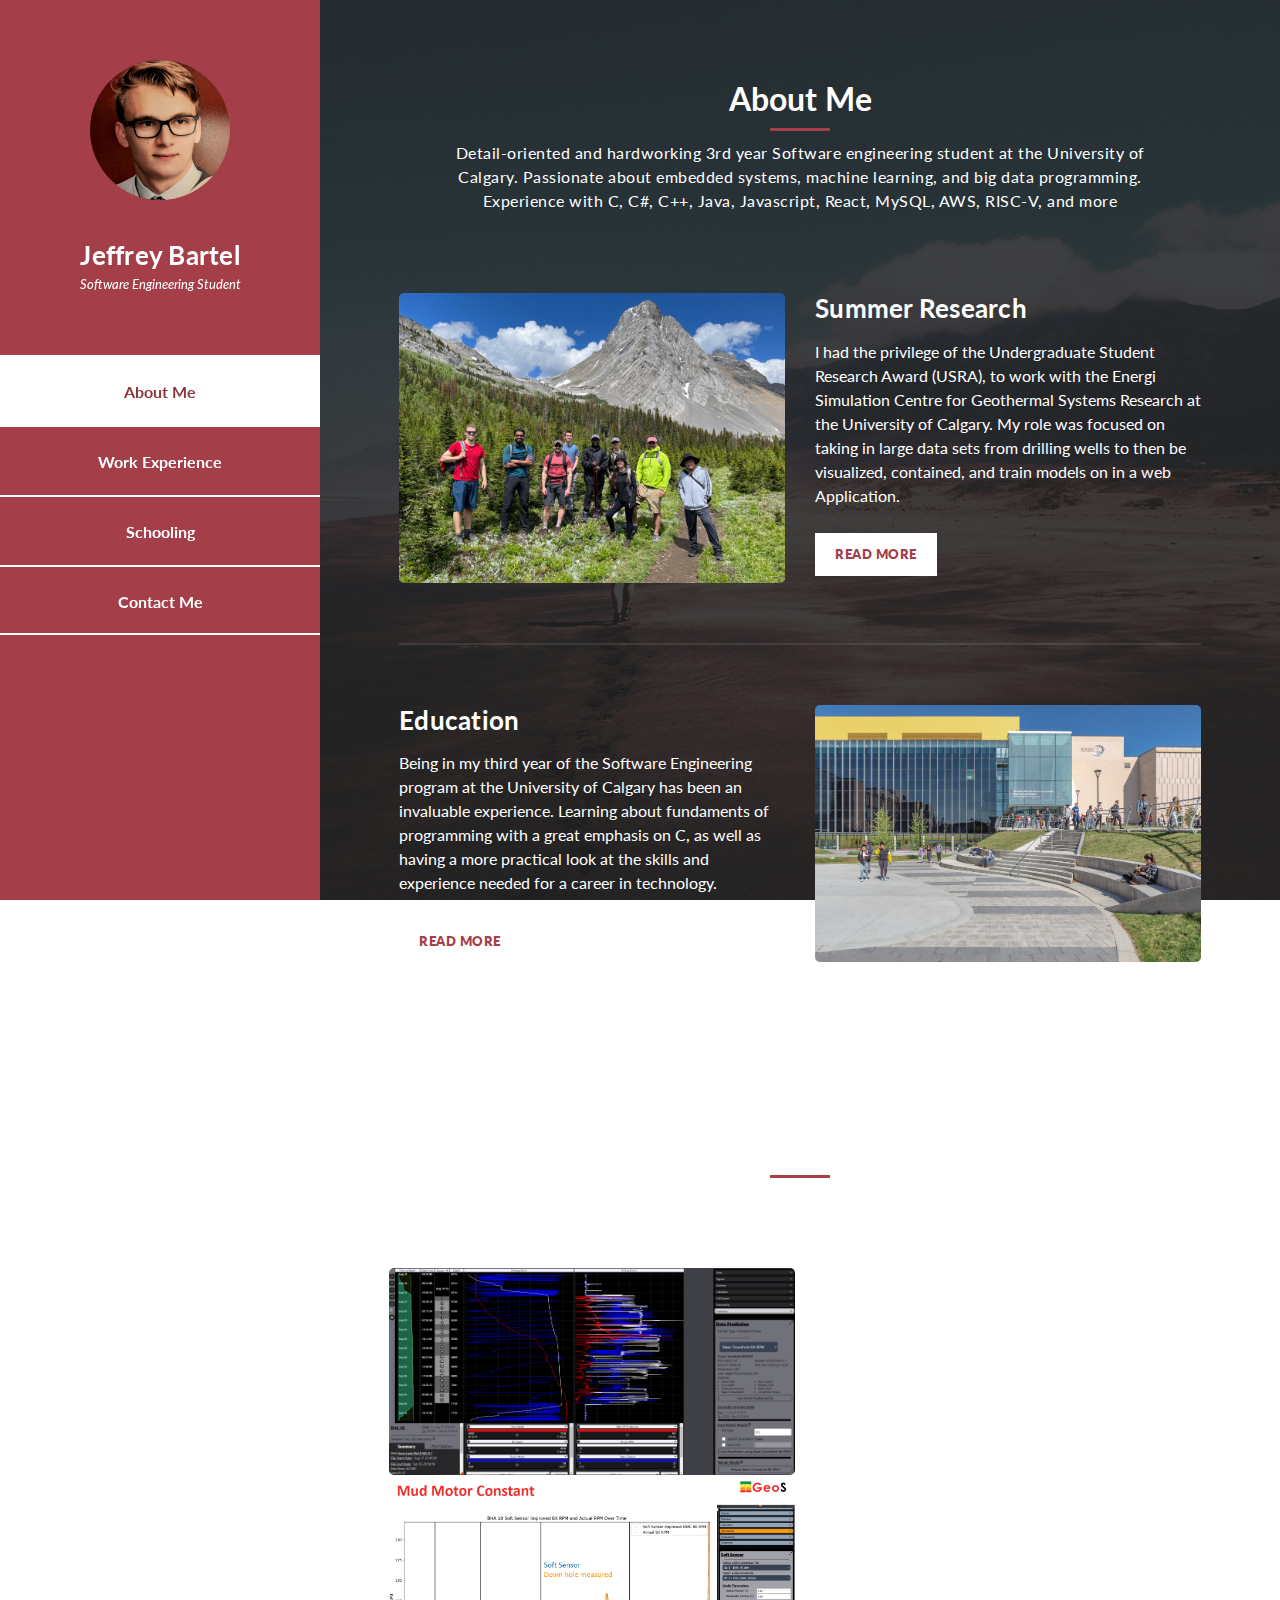
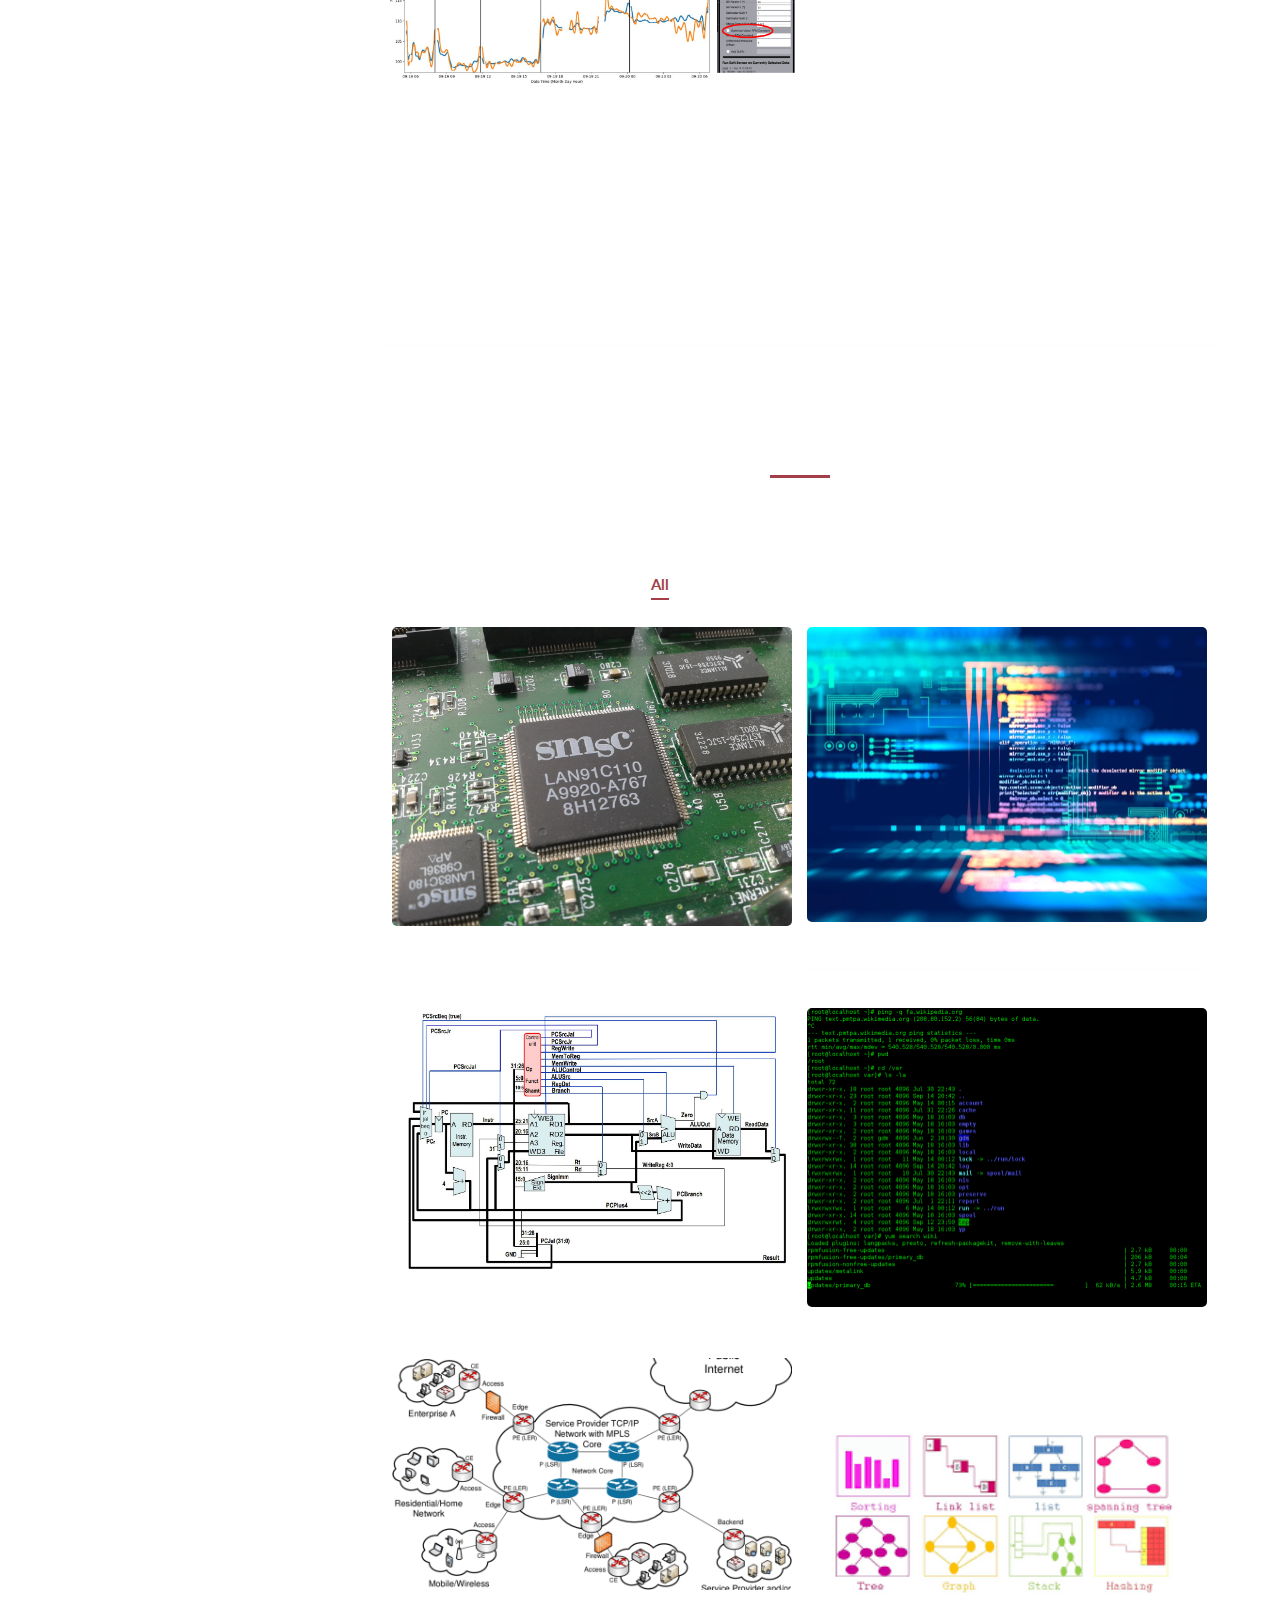
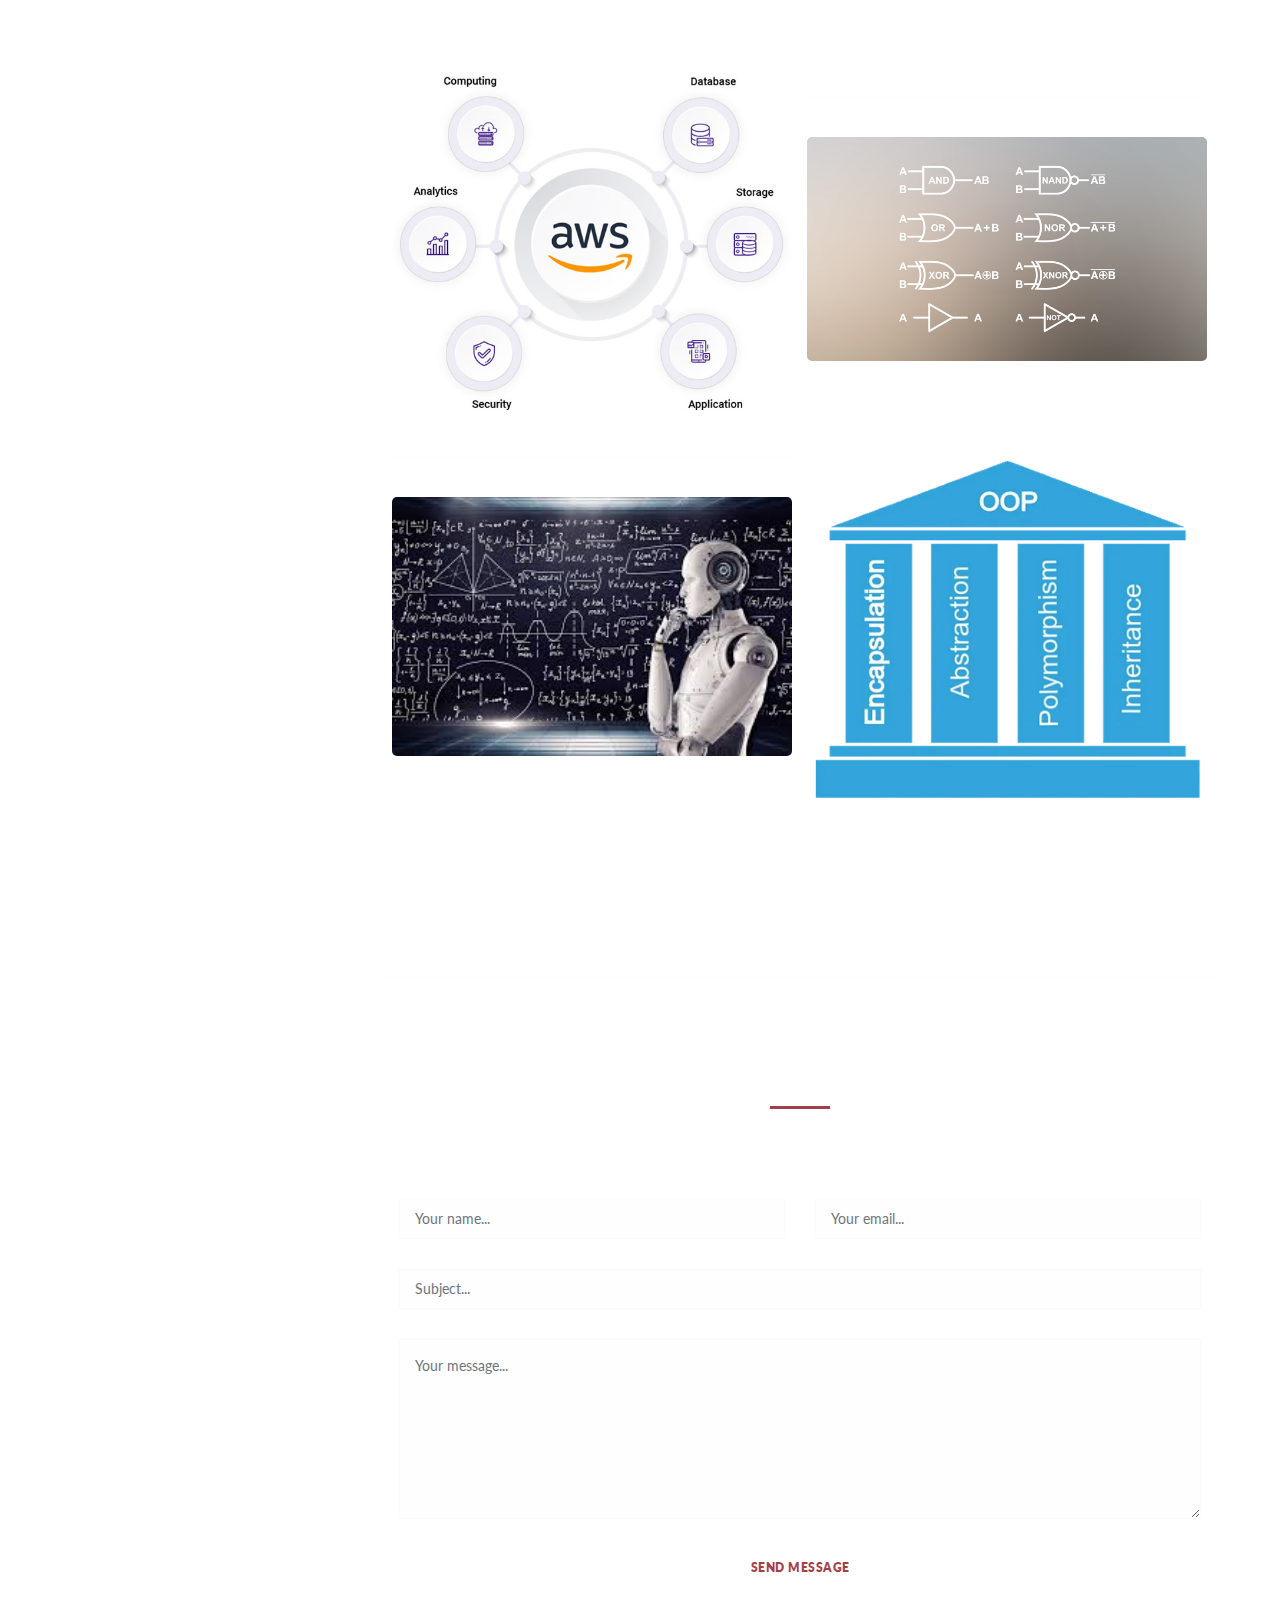
<file: index.html>
<!DOCTYPE html>
<html lang="en">
  <head>
    <meta charset="utf-8" />
    <meta
      name="viewport"
      content="width=device-width, initial-scale=1, shrink-to-fit=no"
    />
    <meta name="description" content="" />
    <meta name="author" content="" />
    <link
      href="https://fonts.googleapis.com/css?family=Lato:100,300,400,700,900"
      rel="stylesheet"
    />

    <title>Jeffrey Bartel</title>
    <!-- Bootstrap core CSS -->
    <link href="vendor/bootstrap/css/bootstrap.min.css" rel="stylesheet" />

    <!-- Additional CSS Files -->
    <link rel="stylesheet" href="assets/css/fontawesome.css" />
    <link rel="stylesheet" href="assets/css/templatemo-style.css" />
    <link rel="stylesheet" href="assets/css/owl.css" />
    <link rel="stylesheet" href="assets/css/lightbox.css" />
  </head>

  <body>
    <div id="page-wraper">
      <!-- Sidebar Menu -->
      <div class="responsive-nav">
        <i class="fa fa-bars" id="menu-toggle"></i>
        <div id="menu" class="menu">
          <i class="fa fa-times" id="menu-close"></i>
          <div class="container">
            <div class="image">
              <a href="#"><img src="assets/images/auth.jpg" alt="" /></a>
            </div>
            <div class="author-content">
              <h4>Jeffrey Bartel</h4>
              <span>Software Engineering Student</span>
            </div>
            <nav class="main-nav" role="navigation">
              <ul class="main-menu">
                <li><a href="#section1">About Me</a></li>
                <li><a href="#section2">Work Experience</a></li>
                <li><a href="#section3">Schooling</a></li>
                <li><a href="#section4">Contact Me</a></li>
              </ul>
            </nav>
          </div>
        </div>
      </div>

      <section class="section about-me" data-section="section1">
        <div class="container">
          <div class="section-heading">
            <h2>About Me</h2>
            <div class="line-dec"></div>
            <span
              >Detail-oriented and hardworking 3rd year Software engineering student at the University of Calgary. Passionate about
              embedded systems, machine learning, and big data programming. Experience with C, C#, C++, Java, Javascript, React, MySQL, AWS, RISC-V, and more </span
            >
          </div>
          <div class="left-image-post">
            <div class="row">
              <div class="col-md-6">
                <div class="left-image">
                  <img src="assets/images/left-image.jpeg" alt="" width="380"/>
                </div>
              </div>
              <div class="col-md-6">
                <div class="right-text">
                  <h4>Summer Research</h4>
                  <p>
                    I had the privilege of the Undergraduate Student Research Award (USRA), to work with the Energi Simulation Centre for Geothermal Systems Research at the University of Calgary.
                    My role was focused on taking in large data sets from drilling wells to then be visualized, contained, and train models on in a web Application.  </p>
                  <div class="white-button">
                    <a href="#section2">Read More</a>
                  </div>
                </div>
              </div>
            </div>
          </div>
          <div class="right-image-post">
            <div class="row">
              <div class="col-md-6">
                <div class="left-text">
                  <h4>Education</h4>
                  <p>
                    Being in my third year of the Software Engineering program at the University of Calgary has been an invaluable experience. Learning about fundaments of programming with a great emphasis on C, as well as having
                    a more practical look at the skills and experience needed for a career in technology.
                  </p>
                  <div class="white-button">
                    <a href="#section3">Read More</a>
                  </div>
                </div>
              </div>
              <div class="col-md-6">
                <div class="right-image">
                  <img src="assets/images/right-image.jpeg" alt="" width="380"/>
                </div>
              </div>
            </div>
          </div>
        </div>
      </section>

      <section class="section my-services" data-section="section2">
        <div class="container">
          <div class="section-heading">
            <h2>Work Experience</h2>
            <div class="line-dec"></div>
            </div>  
            
            <div class="left-image-post">
              <div class="row">
                <div class="col-md-6">
                  <div class="left-image">
                    <img src="assets/images/left-image2.PNG" alt="" width="380"/>
                    <img src="assets/images/left-image3.PNG" alt="" width="380"/>
                  </div>
                </div>
                <div class="col-md-6">
                  <div class="right-text">
                    <h4>Data analyst for Energi Simulation Center for Geothermal Systems Research</h4>
                    <p>
                      During my time working over the summer of 2023, I got very familiar with geothermal drilling. I and a team of software engineering undergraduates were tasked with creating a web application that users can upload, view, and label various drilling
                      data. We then had to apply a physics-based model for predicting downhole drilling attributes like rate of penetration and RPM using data from the surface. This model in combination with machine learning models would give the user
                      reliable information on how a drilling of a well is going. This was in accordance with our industry partners to provide these tools that save time and resources while drilling. This software also has the goal of being eventually 
                      open-sourced and open for any individual to use in order to promote geothermal projects for a more sustainable heat and energy source. Progarmming Languanges used: Python, React, mySQL, fastapi (python backend)
                    </p>
                  </div>
                </div>
              </div>
            </div>
          </div>
      </section>

      <section class="section my-work" data-section="section3">
        <div class="container">
          <div class="section-heading">
            <h2>Schooling</h2>
            <div class="line-dec"></div>
            <span
              >Here is a short description of some of my courses. Hover over the images to learn more.</span
            >
          </div>
          <div class="row">
            <div class="isotope-wrapper">
              <form class="isotope-toolbar">
                <label
                  ><input
                    type="radio"
                    data-type="*"
                    checked=""
                    name="isotope-filter"
                  />
                  <span>all</span></label
                >
                <label
                  ><input
                    type="radio"
                    data-type="Data"
                    name="isotope-filter"
                  />
                  <span>Data</span></label
                >
                <label
                  ><input
                    type="radio"
                    data-type="Hardware"
                    name="isotope-filter"
                  />
                  <span>Hardware</span></label
                >
                <label
                  ><input
                    type="radio"
                    data-type="C programming"
                    name="isotope-filter"
                  />
                  <span>C programming</span></label
                >
              </form>
              <div class="isotope-box">
                <div class="isotope-item" data-type="Hardware">
                  <figure class="snip1321">
                    <img
                      src="assets/images/portfolio-01.jpg"
                      alt="sq-sample26"
                      height="262px"
                    />
                    <figcaption>
                      <h4>ENSF 460 - Embedded Systems</h4>
                      <span>Embedded real-time applications and operations. Computer architecture, microcontrollers and
                        their instruction sets. Control and interfacing for robotics applications using common
                        input/output devices, debugging and other software engineering practices. Strategies for
                        interrupt handling and exception handling. Resources Used: MPLab and basic lab kit</span>
                    </figcaption>
                  </figure>
                </div>

                <div class="isotope-item" data-type="C programming">
                  <figure class="snip1321">
                    <img
                      src="assets/images/portfolio-02.jpg"
                      alt="sq-sample26"
                    />
                    <figcaption>
                      <h4>ENSF 480 - Principles of Software Design</h4>
                      <span>Brief overview of typical software development lifecycles. Systematic methods for designing
                        large-scale, quality software. Concepts such as abstraction, modularity, and software
                        modelling will is covered. Designing for non-functional properties of software will be
                        introduced. Resources Used: C and C++</span>
                    </figcaption>
                  </figure>
                </div>

                <div class="isotope-item" data-type="C programming">
                  <figure class="snip1321">
                    <img
                      src="assets/images/portfolio-04.png"
                      alt="sq-sample26"
                    />
                    <figcaption>
                      <h4>ENSF 461 - Applied Operating Systems</h4>
                      <span>Fundamental principles of operating systems. Virtual memory and input/output. Processes, threads and CPU scheduling. Persistent storage. Concurrent programming techniques to address inter-process communication and synchronization.
                        Resources Used: Linux terminal and C.
                      </span>
                    </figcaption>
                  </figure>
                </div>

                <div class="isotope-item" data-type="Hardware">
                  <figure class="snip1321">
                    <img
                      src="assets/images/portfolio-03.jpg"
                      alt="sq-sample26"
                    />
                    <figcaption>
                      <h4>ENCM 369 - Computer Organization</h4>
                      <span>Organization of a simple stored-program computer: CPU, busses and memory. Instruction sets,
                        machine code, and assembly language. Conventions for assembly language generated by compilers.
                        Floating-point number representation. Hardware organization. Address translation and virtual
                        memory. Input/output devices, computer interfacing, interrupt handling and multi-tasking systems.
                      Resources Used: MIPS, RISC-V, and C programming Languanges</span>
                    </figcaption>
                  </figure>
                </div>

                <div class="isotope-item" data-type="Hardware">
                  <figure class="snip1321">
                    <img
                      src="assets/images/portfolio-05.png"
                      alt="sq-sample26"
                    />
                    <figcaption>
                      <h4>ENSF 462 - Networked Systems</h4>
                      <span>Fundamental principles of computer networks including layered protocol stacks. Socket
                        programming. Programming frameworks for developing secure distributed systems. Introduction to
                        principles of software-defined networks. Resources Used: Python</span>
                    </figcaption>
                  </figure>
                </div>

                <div class="isotope-item" data-type="Data">
                  <figure class="snip1321">
                    <img
                      src="assets/images/portfolio-06.png"
                      alt="sq-sample26"
                    />
                    <figcaption>
                      <h4>ENSF 338 - Data Structures and Algorithms</h4>
                      <span>Introduction to foundational data structures such as stacks, queues, lists, heaps, hash tables,trees, and graphs. Sorting and searching algorithms. Complexity analysis. Applications for software development.
                         Resources Used: Python
                      </span>
                    </figcaption>
                  </figure>
                </div>


                <div class="isotope-item" data-type="Data">
                  <figure class="snip1321">
                    <img
                      src="assets/images/portfolio-07.png"
                      alt="sq-sample26"
                    />
                    <figcaption>
                      <h4>ENSF 381 - Full Stack Web Dev</h4>
                      <span>A practical survey of fullstack software development including front-end and back-end design
                        and development, relevant libraries and framework, principles of devOps and cloud
                        integration, in the context of agile software development. Introduction to Continuous
                        Integration and Continuous Delivery. Resources Used: React, AWS, and Python
                      </span>
                    </figcaption>
                  </figure>
                </div>

                <div class="isotope-item" data-type="Hardware">
                  <figure class="snip1321">
                    <img
                      src="assets/images/portfolio-08.jpg"
                      alt="sq-sample26"
                    />
                    <figcaption>
                      <h4>ENEL 353 - Digital Circuits(Binary Algebra)</h4>
                      <span>Number systems and simple codes. Combinational logic: Boolean algebra, truth tables,
                        minterms, maxterms, Karnaugh maps; gates, buffers, multiplexers and decoders;
                        combinational circuit timing. Sequential circuits: latches and D flip flops; timing
                        considerations; analysis and synthesis techniques; Mealy and Moore machine models;
                        counters and registers. Introduction to memory arrays.
                      </span>
                    </figcaption>
                  </figure>
                </div>

                <div class="isotope-item" data-type="Data">
                  <figure class="snip1321">
                    <img
                      src="assets/images/portfolio-09.png"
                      alt="sq-sample26"
                    />
                    <figcaption>
                      <h4>ENSF 380 - OOP Principles</h4>
                      <span>Fundamental object-oriented software design and development topics for software engineering.
                        Object-oriented analysis, design and development. Inheritance, polymorphism, and application of
                        common data structures. Best practices for tools for testing, debugging, and documentation.
                        Resources Used: Java
                      </span>
                    </figcaption>
                  </figure>
                </div>

                <div class="isotope-item" data-type="Data">
                  <figure class="snip1321">
                    <img
                      src="assets/images/portfolio-10.jpg"
                      alt="sq-sample26"
                    />
                    <figcaption>
                      <h4>ENDG 319 - Statistics and Machine Learning</h4>
                      <span>Presentation and description of data, introduction to probability theory, Bayes' theorem, discrete
                        and continuous probability distributions, estimation, sampling distributions, tests of hypotheses on
                        means, variances and proportions; Introduction to fundamental machine learning including linear
                        regression, classification and correlation. Resources Used: Python
                      </span>
                    </figcaption>
                  </figure>
                </div>

              </div>
            </div>
          </div>
        </div>
      </section>

      <section class="section contact-me" data-section="section4">
        <div class="container">
          <div class="section-heading">
            <h2>Contact Me</h2>
            <div class="line-dec"></div>
          </div>
          <div class="row">
            <div class="right-content">
              <div class="container">
                <form id="contact" action="" method="post">
                  <div class="row">
                    <div class="col-md-6">
                      <fieldset>
                        <input
                          name="name"
                          type="text"
                          class="form-control"
                          id="name"
                          placeholder="Your name..."
                          required=""
                        />
                      </fieldset>
                    </div>
                    <div class="col-md-6">
                      <fieldset>
                        <input
                          name="email"
                          type="text"
                          class="form-control"
                          id="email"
                          placeholder="Your email..."
                          required=""
                        />
                      </fieldset>
                    </div>
                    <div class="col-md-12">
                      <fieldset>
                        <input
                          name="subject"
                          type="text"
                          class="form-control"
                          id="subject"
                          placeholder="Subject..."
                          required=""
                        />
                      </fieldset>
                    </div>
                    <div class="col-md-12">
                      <fieldset>
                        <textarea
                          name="message"
                          rows="6"
                          class="form-control"
                          id="message"
                          placeholder="Your message..."
                          required=""
                        ></textarea>
                      </fieldset>
                    </div>
                    <div class="col-md-12">
                      <fieldset>
                        <button type="submit" id="form-submit" class="button">
                          Send Message
                        </button>
                      </fieldset>
                    </div>
                  </div>
                </form>
              </div>
            </div>
          </div>
        </div>
      </section>
    </div>

    <!-- Scripts -->
    <!-- Bootstrap core JavaScript -->
    <script src="vendor/jquery/jquery.min.js"></script>
    <script src="vendor/bootstrap/js/bootstrap.bundle.min.js"></script>

    <script src="assets/js/isotope.min.js"></script>
    <script src="assets/js/owl-carousel.js"></script>
    <script src="assets/js/lightbox.js"></script>
    <script src="assets/js/custom.js"></script>
    <script>
      //according to loftblog tut
      $(".main-menu li:first").addClass("active");
      $(".white-button").addClass("active")
      var showSection = function showSection(section, isAnimate) {
        var direction = section.replace(/#/, ""),
          reqSection = $(".section").filter(
            '[data-section="' + direction + '"]'
          ),
          reqSectionPos = reqSection.offset().top - 0;

        if (isAnimate) {
          $("body, html").animate(
            {
              scrollTop: reqSectionPos
            },
            800
          );
        } else {
          $("body, html").scrollTop(reqSectionPos);
        }
      };

      var checkSection = function checkSection() {
        $(".section").each(function() {
          var $this = $(this),
            topEdge = $this.offset().top - 80,
            bottomEdge = topEdge + $this.height(),
            wScroll = $(window).scrollTop();
          if (topEdge < wScroll && bottomEdge > wScroll) {
            var currentId = $this.data("section"),
              reqLink = $("a").filter("[href*=\\#" + currentId + "]");
            reqLink
              .closest("li")
              .addClass("active")
              .siblings()
              .removeClass("active");
          }
        });
      };

      $(".main-menu").on("click", "a", function(e) {
        e.preventDefault();
        showSection($(this).attr("href"), true);
      });
      $(".white-button").on("click", "a", function(e) {
        e.preventDefault();
        showSection($(this).attr("href"), true);
      });
      $(window).scroll(function() {
        checkSection();
      });
    </script>
  </body>
</html>
</file>
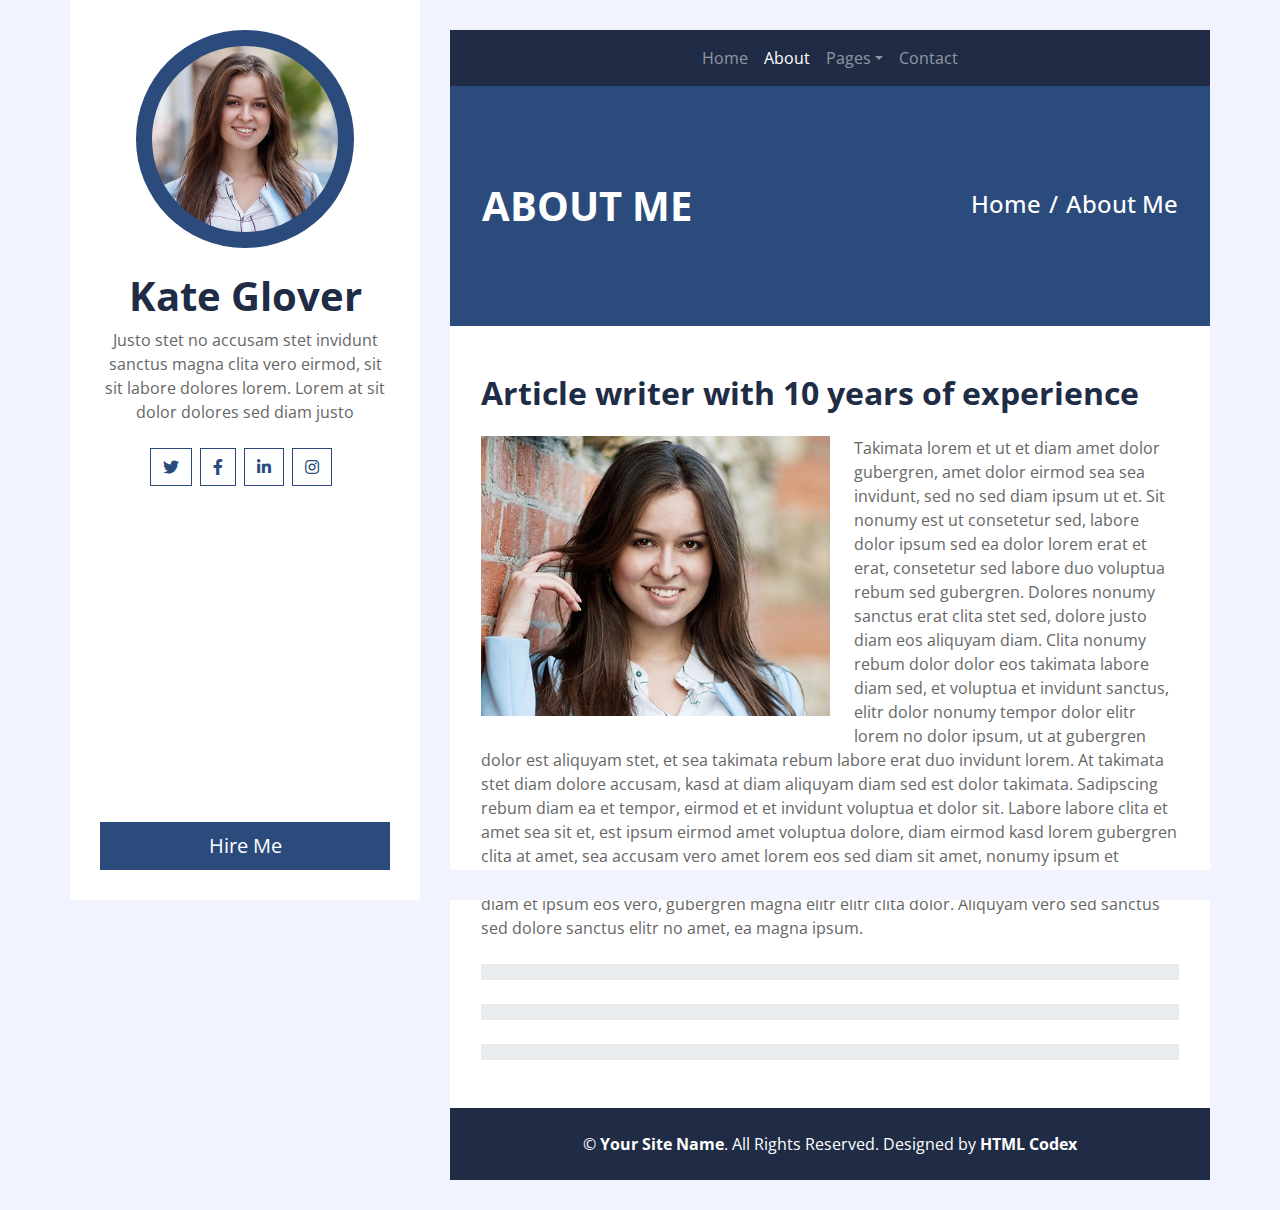
<file: about.html>
<!DOCTYPE html>
<html lang="en">
    <head>
        <meta charset="utf-8">
        <title>Bloggy - Personal Blog Template</title>
        <meta content="width=device-width, initial-scale=1.0" name="viewport">
        <meta content="Free Website Template" name="keywords">
        <meta content="Free Website Template" name="description">

        <!-- Favicon -->
        <link href="img/favicon.ico" rel="icon">

        <!-- Google Fonts -->
        <link href="https://fonts.googleapis.com/css2?family=Open+Sans:300;400;600;700;800&display=swap" rel="stylesheet">

        <!-- Font Awesome -->
        <link href="https://cdnjs.cloudflare.com/ajax/libs/font-awesome/5.10.0/css/all.min.css" rel="stylesheet">

        <!-- Customized Bootstrap Stylesheet -->
        <link href="css/style.css" rel="stylesheet">
    </head>

<body>
    <div class="wrapper">
        <div class="sidebar">
            <div class="sidebar-text d-flex flex-column h-100 justify-content-center text-center">
                <img class="mx-auto d-block w-75 bg-primary img-fluid rounded-circle mb-4 p-3" src="img/profile.jpg" alt="Image">
                <h1 class="font-weight-bold">Kate Glover</h1>
                <p class="mb-4">
                    Justo stet no accusam stet invidunt sanctus magna clita vero eirmod, sit sit labore dolores lorem. Lorem at sit dolor dolores sed diam justo
                </p>
                <div class="d-flex justify-content-center mb-5">
                    <a class="btn btn-outline-primary mr-2" href="#"><i class="fab fa-twitter"></i></a>
                    <a class="btn btn-outline-primary mr-2" href="#"><i class="fab fa-facebook-f"></i></a>
                    <a class="btn btn-outline-primary mr-2" href="#"><i class="fab fa-linkedin-in"></i></a>
                    <a class="btn btn-outline-primary mr-2" href="#"><i class="fab fa-instagram"></i></a>
                </div>
                <a href="" class="btn btn-lg btn-block btn-primary mt-auto">Hire Me</a>
            </div>
            <div class="sidebar-icon d-flex flex-column h-100 justify-content-center text-right">
                <i class="fas fa-2x fa-angle-double-right text-primary"></i>
            </div>
        </div>
        <div class="content">
            <!-- Navbar Start -->
            <div class="container p-0">
                <nav class="navbar navbar-expand-lg bg-secondary navbar-dark">
                    <a href="" class="navbar-brand d-block d-lg-none">Navigation</a>
                    <button type="button" class="navbar-toggler" data-toggle="collapse" data-target="#navbarCollapse">
                        <span class="navbar-toggler-icon"></span>
                    </button>
                    <div class="collapse navbar-collapse justify-content-between" id="navbarCollapse">
                        <div class="navbar-nav m-auto">
                            <a href="index.html" class="nav-item nav-link">Home</a>
                            <a href="about.html" class="nav-item nav-link active">About</a>
                            <div class="nav-item dropdown">
                                <a href="#" class="nav-link dropdown-toggle" data-toggle="dropdown">Pages</a>
                                <div class="dropdown-menu">
                                    <a href="blog.html" class="dropdown-item">Blog Grid</a>
                                    <a href="single.html" class="dropdown-item">Blog Detail</a>
                                </div>
                            </div>
                            <a href="contact.html" class="nav-item nav-link">Contact</a>
                        </div>
                    </div>
                </nav>
            </div>
            <!-- Navbar End -->

            <!-- Page Header Start -->
            <div class="container py-5 px-2 bg-primary">
                <div class="row py-5 px-4">
                    <div class="col-sm-6 text-center text-md-left">
                        <h1 class="mb-3 mb-md-0 text-white text-uppercase font-weight-bold">About Me</h1>
                    </div>
                    <div class="col-sm-6 text-center text-md-right">
                        <div class="d-inline-flex pt-2">
                            <h4 class="m-0 text-white"><a class="text-white" href="">Home</a></h4>
                            <h4 class="m-0 text-white px-2">/</h4>
                            <h4 class="m-0 text-white">About Me</h4>
                        </div>
                    </div>
                </div>
            </div>
            <!-- Page Header End -->


            <!-- About Start -->
            <div class="container bg-white pt-5">
                <div class="row px-3 pb-5">
                    <div class="col-md-12">
                        <h2 class="mb-4 font-weight-bold">Article writer with 10 years of experience</h2>
                        <img class="img-fluid float-left w-50 mr-4 mb-3" src="img/about.jpg" alt="Image">
                        <p class="m-0">
                            Takimata lorem et ut et diam amet dolor gubergren, amet dolor eirmod sea sea invidunt, sed no sed diam ipsum ut et. Sit nonumy est ut consetetur sed, labore dolor ipsum sed ea dolor lorem erat et erat, consetetur sed labore duo voluptua rebum sed gubergren. Dolores nonumy sanctus erat clita stet sed, dolore justo diam eos aliquyam diam. Clita nonumy rebum dolor dolor eos takimata labore diam sed, et voluptua et invidunt sanctus, elitr dolor nonumy tempor dolor elitr lorem no dolor ipsum, ut at gubergren dolor est aliquyam stet, et sea takimata rebum labore erat duo invidunt lorem. At takimata stet diam dolore accusam, kasd at diam aliquyam diam sed est dolor takimata. Sadipscing rebum diam ea et tempor, eirmod et et invidunt voluptua et dolor sit. Labore labore clita et amet sea sit et, est ipsum eirmod amet voluptua dolore, diam eirmod kasd lorem gubergren clita at amet, sea accusam vero amet lorem eos sed diam sit amet, nonumy ipsum et tempor magna dolores aliquyam vero eos ipsum. Ipsum ipsum sadipscing diam aliquyam diam et ipsum eos vero, gubergren magna elitr elitr clita dolor. Aliquyam vero sed sanctus sed dolore sanctus elitr no amet, ea magna ipsum.
                        </p>
                    </div>
                    <div class="col-md-12 pt-4">
                        <div class="d-flex flex-column skills">
                            <div class="progress w-100 mb-4">
                                <div class="progress-bar" role="progressbar" aria-valuenow="80" aria-valuemin="0" aria-valuemax="100">Adaptability</div>
                            </div>
                            <div class="progress w-100 mb-4">
                                <div class="progress-bar" role="progressbar" aria-valuenow="90" aria-valuemin="0" aria-valuemax="100">Research</div>
                            </div>
                            <div class="progress w-100">
                                <div class="progress-bar" role="progressbar" aria-valuenow="100" aria-valuemin="0" aria-valuemax="100">Editing</div>
                            </div>
                        </div>
                    </div>
                </div>
            </div>
            <!-- About End -->


            <!-- Footer Start -->
            <div class="container py-4 bg-secondary text-center">
                <p class="m-0 text-white">
                    &copy; <a class="text-white font-weight-bold" href="#">Your Site Name</a>. All Rights Reserved. Designed by <a class="text-white font-weight-bold" href="https://htmlcodex.com">HTML Codex</a>
                </p>
            </div>
            <!-- Footer End -->
        </div>
    </div>

    <!-- Back to Top -->
    <a href="#" class="back-to-top"><i class="fa fa-angle-double-up"></i></a>

    <!-- JavaScript Libraries -->
    <script src="https://code.jquery.com/jquery-3.4.1.min.js"></script>
    <script src="https://stackpath.bootstrapcdn.com/bootstrap/4.4.1/js/bootstrap.bundle.min.js"></script>
    <script src="lib/easing/easing.min.js"></script>
    <script src="lib/waypoints/waypoints.min.js"></script>

    <!-- Contact Javascript File -->
    <script src="mail/jqBootstrapValidation.min.js"></script>
    <script src="mail/contact.js"></script>

    <!-- Template Javascript -->
    <script src="js/main.js"></script>
</body>

</html>
</file>
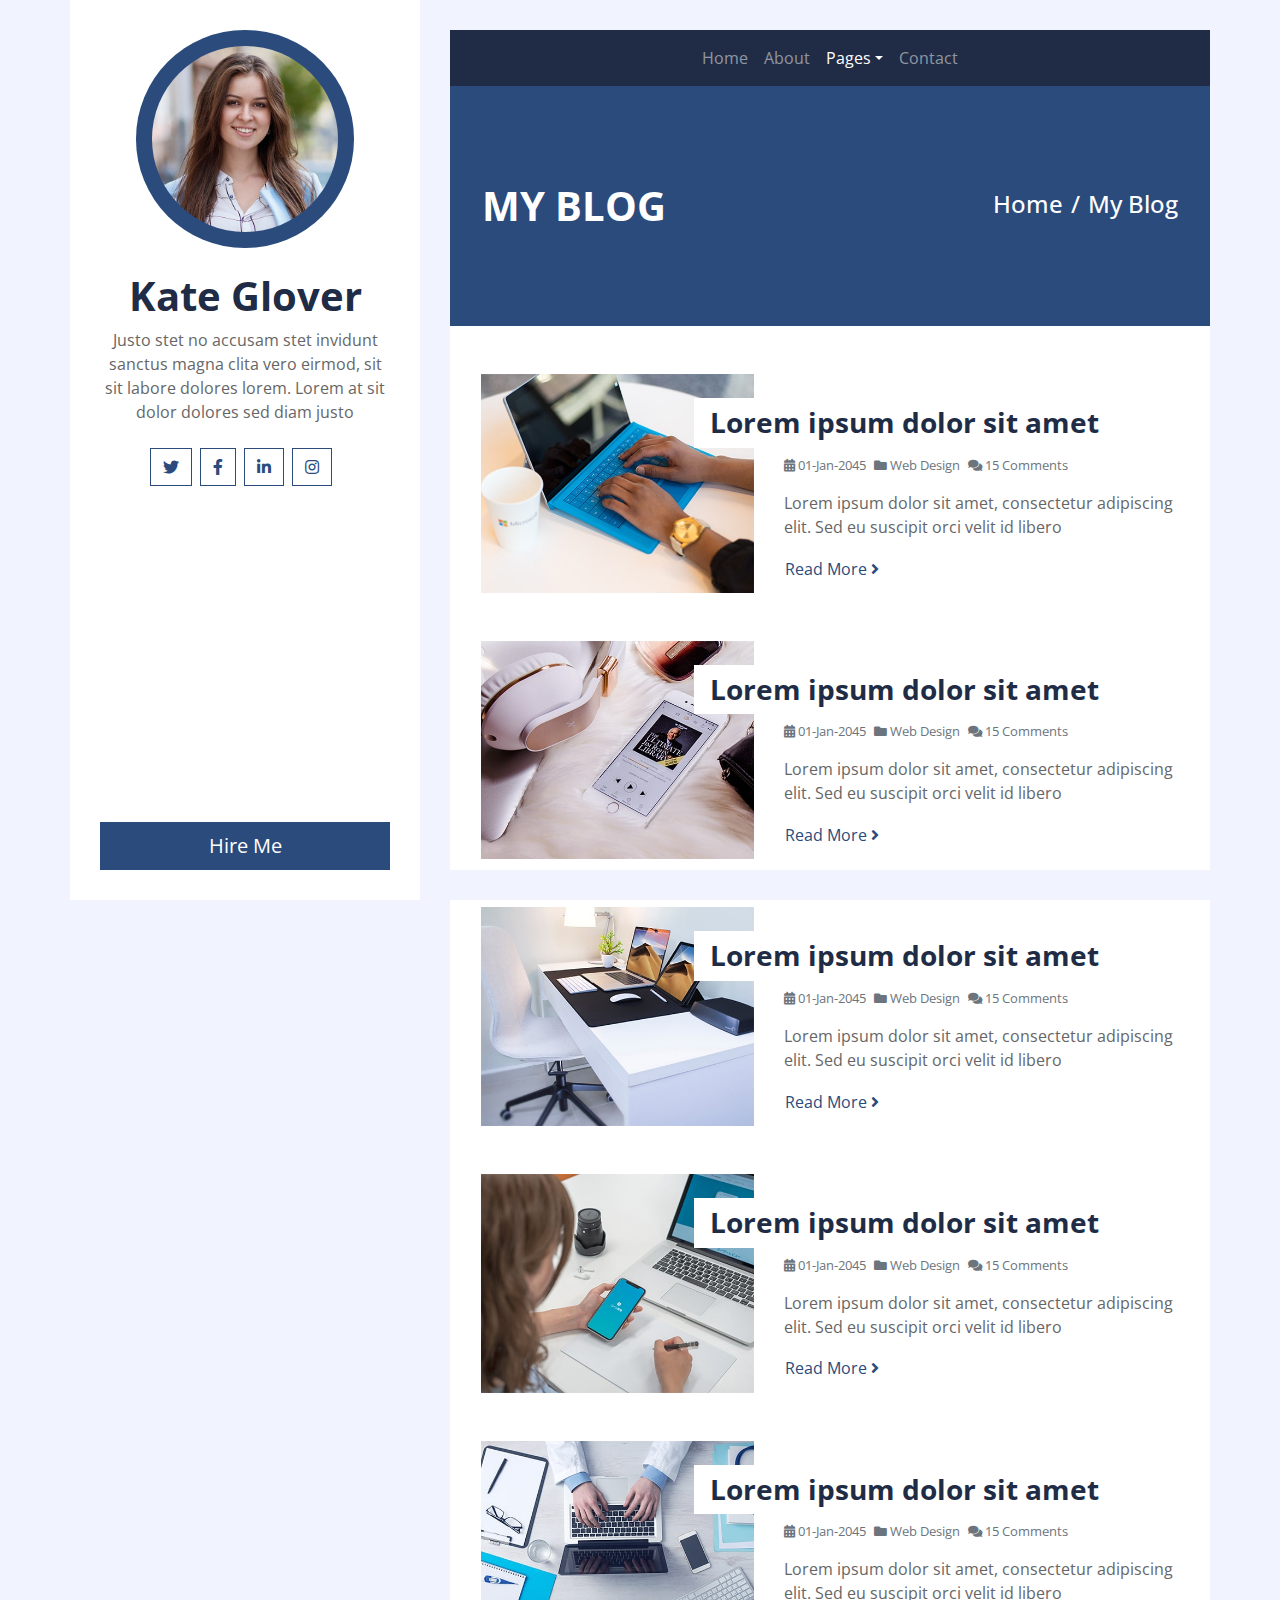
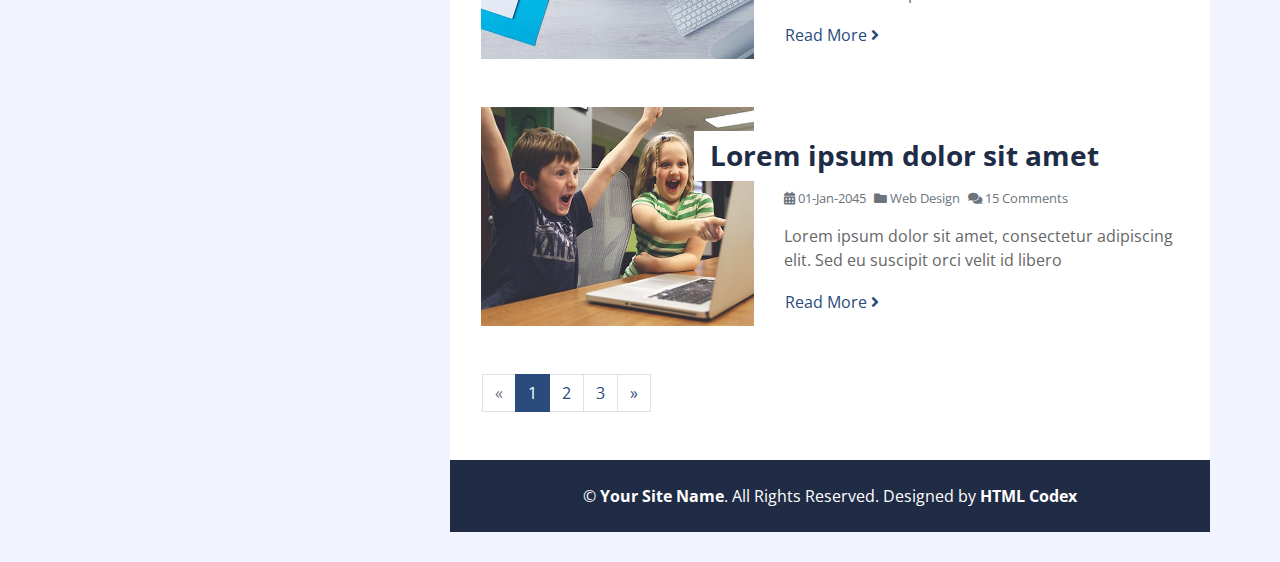
<file: blog.html>
<!DOCTYPE html>
<html lang="en">
    <head>
        <meta charset="utf-8">
        <title>Bloggy - Personal Blog Template</title>
        <meta content="width=device-width, initial-scale=1.0" name="viewport">
        <meta content="Free Website Template" name="keywords">
        <meta content="Free Website Template" name="description">

        <!-- Favicon -->
        <link href="img/favicon.ico" rel="icon">

        <!-- Google Fonts -->
        <link href="https://fonts.googleapis.com/css2?family=Open+Sans:300;400;600;700;800&display=swap" rel="stylesheet">

        <!-- Font Awesome -->
        <link href="https://cdnjs.cloudflare.com/ajax/libs/font-awesome/5.10.0/css/all.min.css" rel="stylesheet">

        <!-- Customized Bootstrap Stylesheet -->
        <link href="css/style.css" rel="stylesheet">
    </head>

<body>
    <div class="wrapper">
        <div class="sidebar">
            <div class="sidebar-text d-flex flex-column h-100 justify-content-center text-center">
                <img class="mx-auto d-block w-75 bg-primary img-fluid rounded-circle mb-4 p-3" src="img/profile.jpg" alt="Image">
                <h1 class="font-weight-bold">Kate Glover</h1>
                <p class="mb-4">
                    Justo stet no accusam stet invidunt sanctus magna clita vero eirmod, sit sit labore dolores lorem. Lorem at sit dolor dolores sed diam justo
                </p>
                <div class="d-flex justify-content-center mb-5">
                    <a class="btn btn-outline-primary mr-2" href="#"><i class="fab fa-twitter"></i></a>
                    <a class="btn btn-outline-primary mr-2" href="#"><i class="fab fa-facebook-f"></i></a>
                    <a class="btn btn-outline-primary mr-2" href="#"><i class="fab fa-linkedin-in"></i></a>
                    <a class="btn btn-outline-primary mr-2" href="#"><i class="fab fa-instagram"></i></a>
                </div>
                <a href="" class="btn btn-lg btn-block btn-primary mt-auto">Hire Me</a>
            </div>
            <div class="sidebar-icon d-flex flex-column h-100 justify-content-center text-right">
                <i class="fas fa-2x fa-angle-double-right text-primary"></i>
            </div>
        </div>
        <div class="content">
            <!-- Navbar Start -->
            <div class="container p-0">
                <nav class="navbar navbar-expand-lg bg-secondary navbar-dark">
                    <a href="" class="navbar-brand d-block d-lg-none">Navigation</a>
                    <button type="button" class="navbar-toggler" data-toggle="collapse" data-target="#navbarCollapse">
                        <span class="navbar-toggler-icon"></span>
                    </button>
                    <div class="collapse navbar-collapse justify-content-between" id="navbarCollapse">
                        <div class="navbar-nav m-auto">
                            <a href="index.html" class="nav-item nav-link">Home</a>
                            <a href="about.html" class="nav-item nav-link">About</a>
                            <div class="nav-item dropdown">
                                <a href="#" class="nav-link dropdown-toggle active" data-toggle="dropdown">Pages</a>
                                <div class="dropdown-menu">
                                    <a href="blog.html" class="dropdown-item">Blog Grid</a>
                                    <a href="single.html" class="dropdown-item">Blog Detail</a>
                                </div>
                            </div>
                            <a href="contact.html" class="nav-item nav-link">Contact</a>
                        </div>
                    </div>
                </nav>
            </div>
            <!-- Navbar End -->

            <!-- Page Header Start -->
            <div class="container py-5 px-2 bg-primary">
                <div class="row py-5 px-4">
                    <div class="col-sm-6 text-center text-md-left">
                        <h1 class="mb-3 mb-md-0 text-white text-uppercase font-weight-bold">My Blog</h1>
                    </div>
                    <div class="col-sm-6 text-center text-md-right">
                        <div class="d-inline-flex pt-2">
                            <h4 class="m-0 text-white"><a class="text-white" href="">Home</a></h4>
                            <h4 class="m-0 text-white px-2">/</h4>
                            <h4 class="m-0 text-white">My Blog</h4>
                        </div>
                    </div>
                </div>
            </div>
            <!-- Page Header End -->
                
                
                <!-- Blog List Start -->
                <div class="container bg-white pt-5">
                    <div class="row blog-item px-3 pb-5">
                        <div class="col-md-5">
                            <img class="img-fluid mb-4 mb-md-0" src="img/blog-1.jpg" alt="Image">
                        </div>
                        <div class="col-md-7">
                            <h3 class="mt-md-4 px-md-3 mb-2 py-2 bg-white font-weight-bold">Lorem ipsum dolor sit amet</h3>
                            <div class="d-flex mb-3">
                                <small class="mr-2 text-muted"><i class="fa fa-calendar-alt"></i> 01-Jan-2045</small>
                                <small class="mr-2 text-muted"><i class="fa fa-folder"></i> Web Design</small>
                                <small class="mr-2 text-muted"><i class="fa fa-comments"></i> 15 Comments</small>
                            </div>
                            <p>
                                Lorem ipsum dolor sit amet, consectetur adipiscing elit. Sed eu suscipit orci velit id libero
                            </p>
                            <a class="btn btn-link p-0" href="">Read More <i class="fa fa-angle-right"></i></a>
                        </div>
                    </div>
                    <div class="row blog-item px-3 pb-5">
                        <div class="col-md-5">
                            <img class="img-fluid mb-4 mb-md-0" src="img/blog-2.jpg" alt="Image">
                        </div>
                        <div class="col-md-7">
                            <h3 class="mt-md-4 px-md-3 mb-2 py-2 bg-white font-weight-bold">Lorem ipsum dolor sit amet</h3>
                            <div class="d-flex mb-3">
                                <small class="mr-2 text-muted"><i class="fa fa-calendar-alt"></i> 01-Jan-2045</small>
                                <small class="mr-2 text-muted"><i class="fa fa-folder"></i> Web Design</small>
                                <small class="mr-2 text-muted"><i class="fa fa-comments"></i> 15 Comments</small>
                            </div>
                            <p>
                                Lorem ipsum dolor sit amet, consectetur adipiscing elit. Sed eu suscipit orci velit id libero
                            </p>
                            <a class="btn btn-link p-0" href="">Read More <i class="fa fa-angle-right"></i></a>
                        </div>
                    </div>
                    <div class="row blog-item px-3 pb-5">
                        <div class="col-md-5">
                            <img class="img-fluid mb-4 mb-md-0" src="img/blog-3.jpg" alt="Image">
                        </div>
                        <div class="col-md-7">
                            <h3 class="mt-md-4 px-md-3 mb-2 py-2 bg-white font-weight-bold">Lorem ipsum dolor sit amet</h3>
                            <div class="d-flex mb-3">
                                <small class="mr-2 text-muted"><i class="fa fa-calendar-alt"></i> 01-Jan-2045</small>
                                <small class="mr-2 text-muted"><i class="fa fa-folder"></i> Web Design</small>
                                <small class="mr-2 text-muted"><i class="fa fa-comments"></i> 15 Comments</small>
                            </div>
                            <p>
                                Lorem ipsum dolor sit amet, consectetur adipiscing elit. Sed eu suscipit orci velit id libero
                            </p>
                            <a class="btn btn-link p-0" href="">Read More <i class="fa fa-angle-right"></i></a>
                        </div>
                    </div>
                    <div class="row blog-item px-3 pb-5">
                        <div class="col-md-5">
                            <img class="img-fluid mb-4 mb-md-0" src="img/blog-4.jpg" alt="Image">
                        </div>
                        <div class="col-md-7">
                            <h3 class="mt-md-4 px-md-3 mb-2 py-2 bg-white font-weight-bold">Lorem ipsum dolor sit amet</h3>
                            <div class="d-flex mb-3">
                                <small class="mr-2 text-muted"><i class="fa fa-calendar-alt"></i> 01-Jan-2045</small>
                                <small class="mr-2 text-muted"><i class="fa fa-folder"></i> Web Design</small>
                                <small class="mr-2 text-muted"><i class="fa fa-comments"></i> 15 Comments</small>
                            </div>
                            <p>
                                Lorem ipsum dolor sit amet, consectetur adipiscing elit. Sed eu suscipit orci velit id libero
                            </p>
                            <a class="btn btn-link p-0" href="">Read More <i class="fa fa-angle-right"></i></a>
                        </div>
                    </div>
                    <div class="row blog-item px-3 pb-5">
                        <div class="col-md-5">
                            <img class="img-fluid mb-4 mb-md-0" src="img/blog-5.jpg" alt="Image">
                        </div>
                        <div class="col-md-7">
                            <h3 class="mt-md-4 px-md-3 mb-2 py-2 bg-white font-weight-bold">Lorem ipsum dolor sit amet</h3>
                            <div class="d-flex mb-3">
                                <small class="mr-2 text-muted"><i class="fa fa-calendar-alt"></i> 01-Jan-2045</small>
                                <small class="mr-2 text-muted"><i class="fa fa-folder"></i> Web Design</small>
                                <small class="mr-2 text-muted"><i class="fa fa-comments"></i> 15 Comments</small>
                            </div>
                            <p>
                                Lorem ipsum dolor sit amet, consectetur adipiscing elit. Sed eu suscipit orci velit id libero
                            </p>
                            <a class="btn btn-link p-0" href="">Read More <i class="fa fa-angle-right"></i></a>
                        </div>
                    </div>
                    <div class="row blog-item px-3 pb-5">
                        <div class="col-md-5">
                            <img class="img-fluid mb-4 mb-md-0" src="img/blog-6.jpg" alt="Image">
                        </div>
                        <div class="col-md-7">
                            <h3 class="mt-md-4 px-md-3 mb-2 py-2 bg-white font-weight-bold">Lorem ipsum dolor sit amet</h3>
                            <div class="d-flex mb-3">
                                <small class="mr-2 text-muted"><i class="fa fa-calendar-alt"></i> 01-Jan-2045</small>
                                <small class="mr-2 text-muted"><i class="fa fa-folder"></i> Web Design</small>
                                <small class="mr-2 text-muted"><i class="fa fa-comments"></i> 15 Comments</small>
                            </div>
                            <p>
                                Lorem ipsum dolor sit amet, consectetur adipiscing elit. Sed eu suscipit orci velit id libero
                            </p>
                            <a class="btn btn-link p-0" href="">Read More <i class="fa fa-angle-right"></i></a>
                        </div>
                    </div>
                    <div class="row px-3 pb-5">
                        <nav aria-label="Page navigation">
                          <ul class="pagination m-0 mx-3">
                            <li class="page-item disabled">
                              <a class="page-link" href="#" aria-label="Previous">
                                <span aria-hidden="true">&laquo;</span>
                                <span class="sr-only">Previous</span>
                              </a>
                            </li>
                            <li class="page-item active"><a class="page-link" href="#">1</a></li>
                            <li class="page-item"><a class="page-link" href="#">2</a></li>
                            <li class="page-item"><a class="page-link" href="#">3</a></li>
                            <li class="page-item">
                              <a class="page-link" href="#" aria-label="Next">
                                <span aria-hidden="true">&raquo;</span>
                                <span class="sr-only">Next</span>
                              </a>
                            </li>
                          </ul>
                        </nav>
                    </div>
                </div>
                <!-- Blog List End -->
                
                
                <!-- Footer Start -->
                <div class="container py-4 bg-secondary text-center">
                    <p class="m-0 text-white">
                        &copy; <a class="text-white font-weight-bold" href="#">Your Site Name</a>. All Rights Reserved. Designed by <a class="text-white font-weight-bold" href="https://htmlcodex.com">HTML Codex</a>
                    </p>
                </div>
                <!-- Footer End -->
            </div>
        </div>
        
        <!-- Back to Top -->
        <a href="#" class="back-to-top"><i class="fa fa-angle-double-up"></i></a>
        
        <!-- JavaScript Libraries -->
        <script src="https://code.jquery.com/jquery-3.4.1.min.js"></script>
        <script src="https://stackpath.bootstrapcdn.com/bootstrap/4.4.1/js/bootstrap.bundle.min.js"></script>
        <script src="lib/easing/easing.min.js"></script>
        <script src="lib/waypoints/waypoints.min.js"></script>

        <!-- Contact Javascript File -->
        <script src="mail/jqBootstrapValidation.min.js"></script>
        <script src="mail/contact.js"></script>

        <!-- Template Javascript -->
        <script src="js/main.js"></script>
    </body>
</html>
</file>
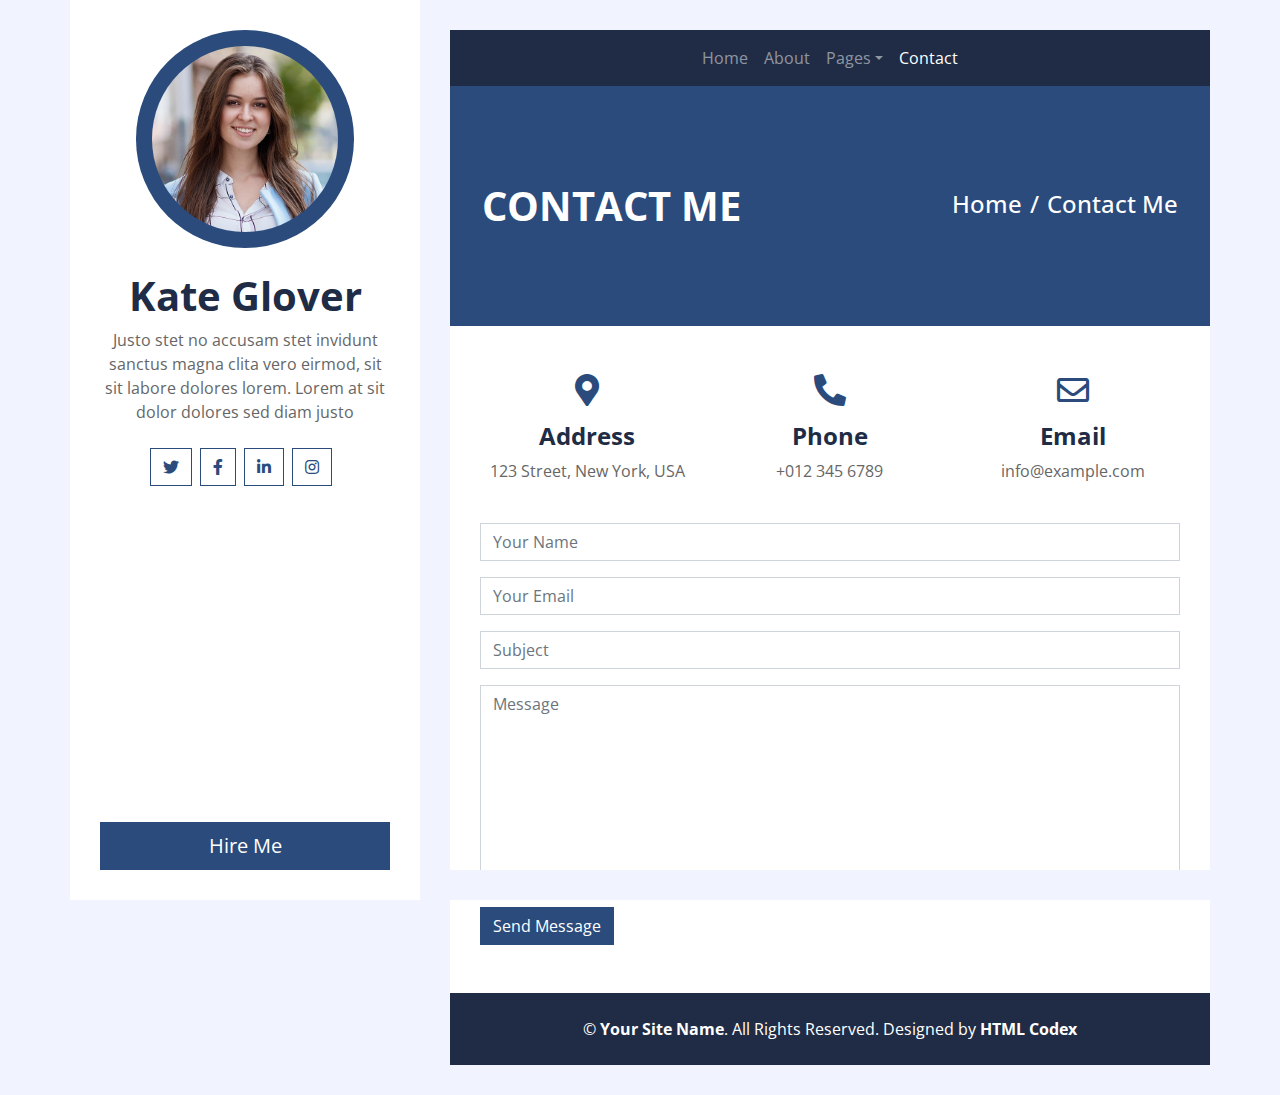
<file: contact.html>
<!DOCTYPE html>
<html lang="en">
    <head>
        <meta charset="utf-8">
        <title>Bloggy - Personal Blog Template</title>
        <meta content="width=device-width, initial-scale=1.0" name="viewport">
        <meta content="Free Website Template" name="keywords">
        <meta content="Free Website Template" name="description">

        <!-- Favicon -->
        <link href="img/favicon.ico" rel="icon">

        <!-- Google Fonts -->
        <link href="https://fonts.googleapis.com/css2?family=Open+Sans:300;400;600;700;800&display=swap" rel="stylesheet">

        <!-- Font Awesome -->
        <link href="https://cdnjs.cloudflare.com/ajax/libs/font-awesome/5.10.0/css/all.min.css" rel="stylesheet">

        <!-- Customized Bootstrap Stylesheet -->
        <link href="css/style.css" rel="stylesheet">
    </head>

<body>
    <div class="wrapper">
        <div class="sidebar">
            <div class="sidebar-text d-flex flex-column h-100 justify-content-center text-center">
                <img class="mx-auto d-block w-75 bg-primary img-fluid rounded-circle mb-4 p-3" src="img/profile.jpg" alt="Image">
                <h1 class="font-weight-bold">Kate Glover</h1>
                <p class="mb-4">
                    Justo stet no accusam stet invidunt sanctus magna clita vero eirmod, sit sit labore dolores lorem. Lorem at sit dolor dolores sed diam justo
                </p>
                <div class="d-flex justify-content-center mb-5">
                    <a class="btn btn-outline-primary mr-2" href="#"><i class="fab fa-twitter"></i></a>
                    <a class="btn btn-outline-primary mr-2" href="#"><i class="fab fa-facebook-f"></i></a>
                    <a class="btn btn-outline-primary mr-2" href="#"><i class="fab fa-linkedin-in"></i></a>
                    <a class="btn btn-outline-primary mr-2" href="#"><i class="fab fa-instagram"></i></a>
                </div>
                <a href="" class="btn btn-lg btn-block btn-primary mt-auto">Hire Me</a>
            </div>
            <div class="sidebar-icon d-flex flex-column h-100 justify-content-center text-right">
                <i class="fas fa-2x fa-angle-double-right text-primary"></i>
            </div>
        </div>
        <div class="content">
            <!-- Navbar Start -->
            <div class="container p-0">
                <nav class="navbar navbar-expand-lg bg-secondary navbar-dark">
                    <a href="" class="navbar-brand d-block d-lg-none">Navigation</a>
                    <button type="button" class="navbar-toggler" data-toggle="collapse" data-target="#navbarCollapse">
                        <span class="navbar-toggler-icon"></span>
                    </button>
                    <div class="collapse navbar-collapse justify-content-between" id="navbarCollapse">
                        <div class="navbar-nav m-auto">
                            <a href="index.html" class="nav-item nav-link">Home</a>
                            <a href="about.html" class="nav-item nav-link">About</a>
                            <div class="nav-item dropdown">
                                <a href="#" class="nav-link dropdown-toggle" data-toggle="dropdown">Pages</a>
                                <div class="dropdown-menu">
                                    <a href="blog.html" class="dropdown-item">Blog Grid</a>
                                    <a href="single.html" class="dropdown-item">Blog Detail</a>
                                </div>
                            </div>
                            <a href="contact.html" class="nav-item nav-link active">Contact</a>
                        </div>
                    </div>
                </nav>
            </div>
            <!-- Navbar End -->

            <!-- Page Header Start -->
            <div class="container py-5 px-2 bg-primary">
                <div class="row py-5 px-4">
                    <div class="col-sm-6 text-center text-md-left">
                        <h1 class="mb-3 mb-md-0 text-white text-uppercase font-weight-bold">Contact Me</h1>
                    </div>
                    <div class="col-sm-6 text-center text-md-right">
                        <div class="d-inline-flex pt-2">
                            <h4 class="m-0 text-white"><a class="text-white" href="">Home</a></h4>
                            <h4 class="m-0 text-white px-2">/</h4>
                            <h4 class="m-0 text-white">Contact Me</h4>
                        </div>
                    </div>
                </div>
            </div>
            <!-- Page Header End -->


            <!-- Contact Start -->
            <div class="container bg-white pt-5">
                <div class="row px-3 pb-2">
                    <div class="col-sm-4 text-center mb-3">
                        <i class="fa fa-2x fa-map-marker-alt mb-3 text-primary"></i>
                        <h4 class="font-weight-bold">Address</h4>
                        <p>123 Street, New York, USA</p>
                    </div>
                    <div class="col-sm-4 text-center mb-3">
                        <i class="fa fa-2x fa-phone-alt mb-3 text-primary"></i>
                        <h4 class="font-weight-bold">Phone</h4>
                        <p>+012 345 6789</p>
                    </div>
                    <div class="col-sm-4 text-center mb-3">
                        <i class="far fa-2x fa-envelope mb-3 text-primary"></i>
                        <h4 class="font-weight-bold">Email</h4>
                        <p>info@example.com</p>
                    </div>
                </div>
                <div class="col-md-12 pb-5">
                    <div class="contact-form">
                        <div id="success"></div>
                        <form name="sentMessage" id="contactForm" novalidate="novalidate">
                            <div class="control-group">
                                <input type="text" class="form-control" id="name" placeholder="Your Name" required="required" data-validation-required-message="Please enter your name" />
                                <p class="help-block text-danger"></p>
                            </div>
                            <div class="control-group">
                                <input type="email" class="form-control" id="email" placeholder="Your Email" required="required" data-validation-required-message="Please enter your email" />
                                <p class="help-block text-danger"></p>
                            </div>
                            <div class="control-group">
                                <input type="text" class="form-control" id="subject" placeholder="Subject" required="required" data-validation-required-message="Please enter a subject" />
                                <p class="help-block text-danger"></p>
                            </div>
                            <div class="control-group">
                                <textarea class="form-control" rows="8" id="message" placeholder="Message" required="required" data-validation-required-message="Please enter your message"></textarea>
                                <p class="help-block text-danger"></p>
                            </div>
                            <div>
                                <button class="btn btn-primary" type="submit" id="sendMessageButton">Send Message</button>
                            </div>
                        </form>
                    </div>
                </div>
            </div>
            <!-- Contact End -->


            <!-- Footer Start -->
            <div class="container py-4 bg-secondary text-center">
                <p class="m-0 text-white">
                    &copy; <a class="text-white font-weight-bold" href="#">Your Site Name</a>. All Rights Reserved. Designed by <a class="text-white font-weight-bold" href="https://htmlcodex.com">HTML Codex</a>
                </p>
            </div>
            <!-- Footer End -->
        </div>
    </div>

    <!-- Back to Top -->
    <a href="#" class="back-to-top"><i class="fa fa-angle-double-up"></i></a>

    <!-- JavaScript Libraries -->
    <script src="https://code.jquery.com/jquery-3.4.1.min.js"></script>
    <script src="https://stackpath.bootstrapcdn.com/bootstrap/4.4.1/js/bootstrap.bundle.min.js"></script>
    <script src="lib/easing/easing.min.js"></script>
    <script src="lib/waypoints/waypoints.min.js"></script>

    <!-- Contact Javascript File -->
    <script src="mail/jqBootstrapValidation.min.js"></script>
    <script src="mail/contact.js"></script>

    <!-- Template Javascript -->
    <script src="js/main.js"></script>
</body>

</html>
</file>
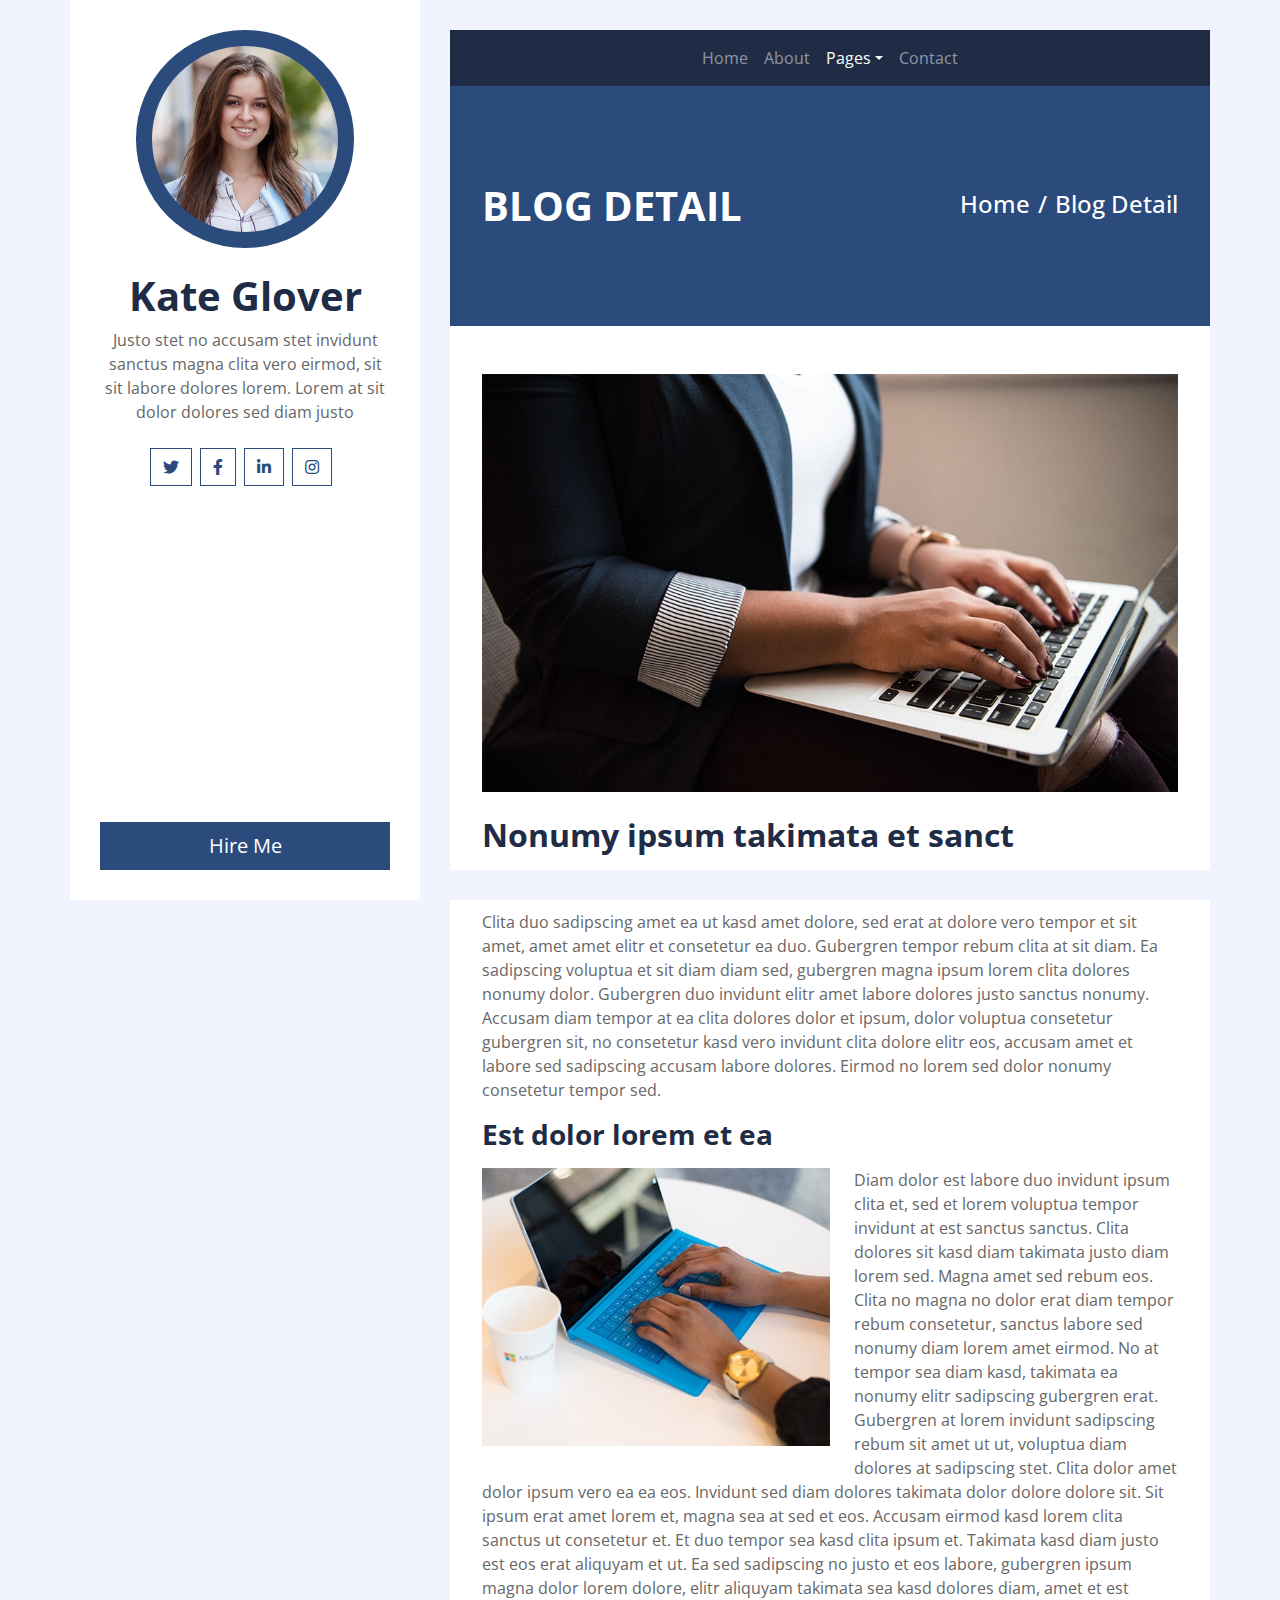
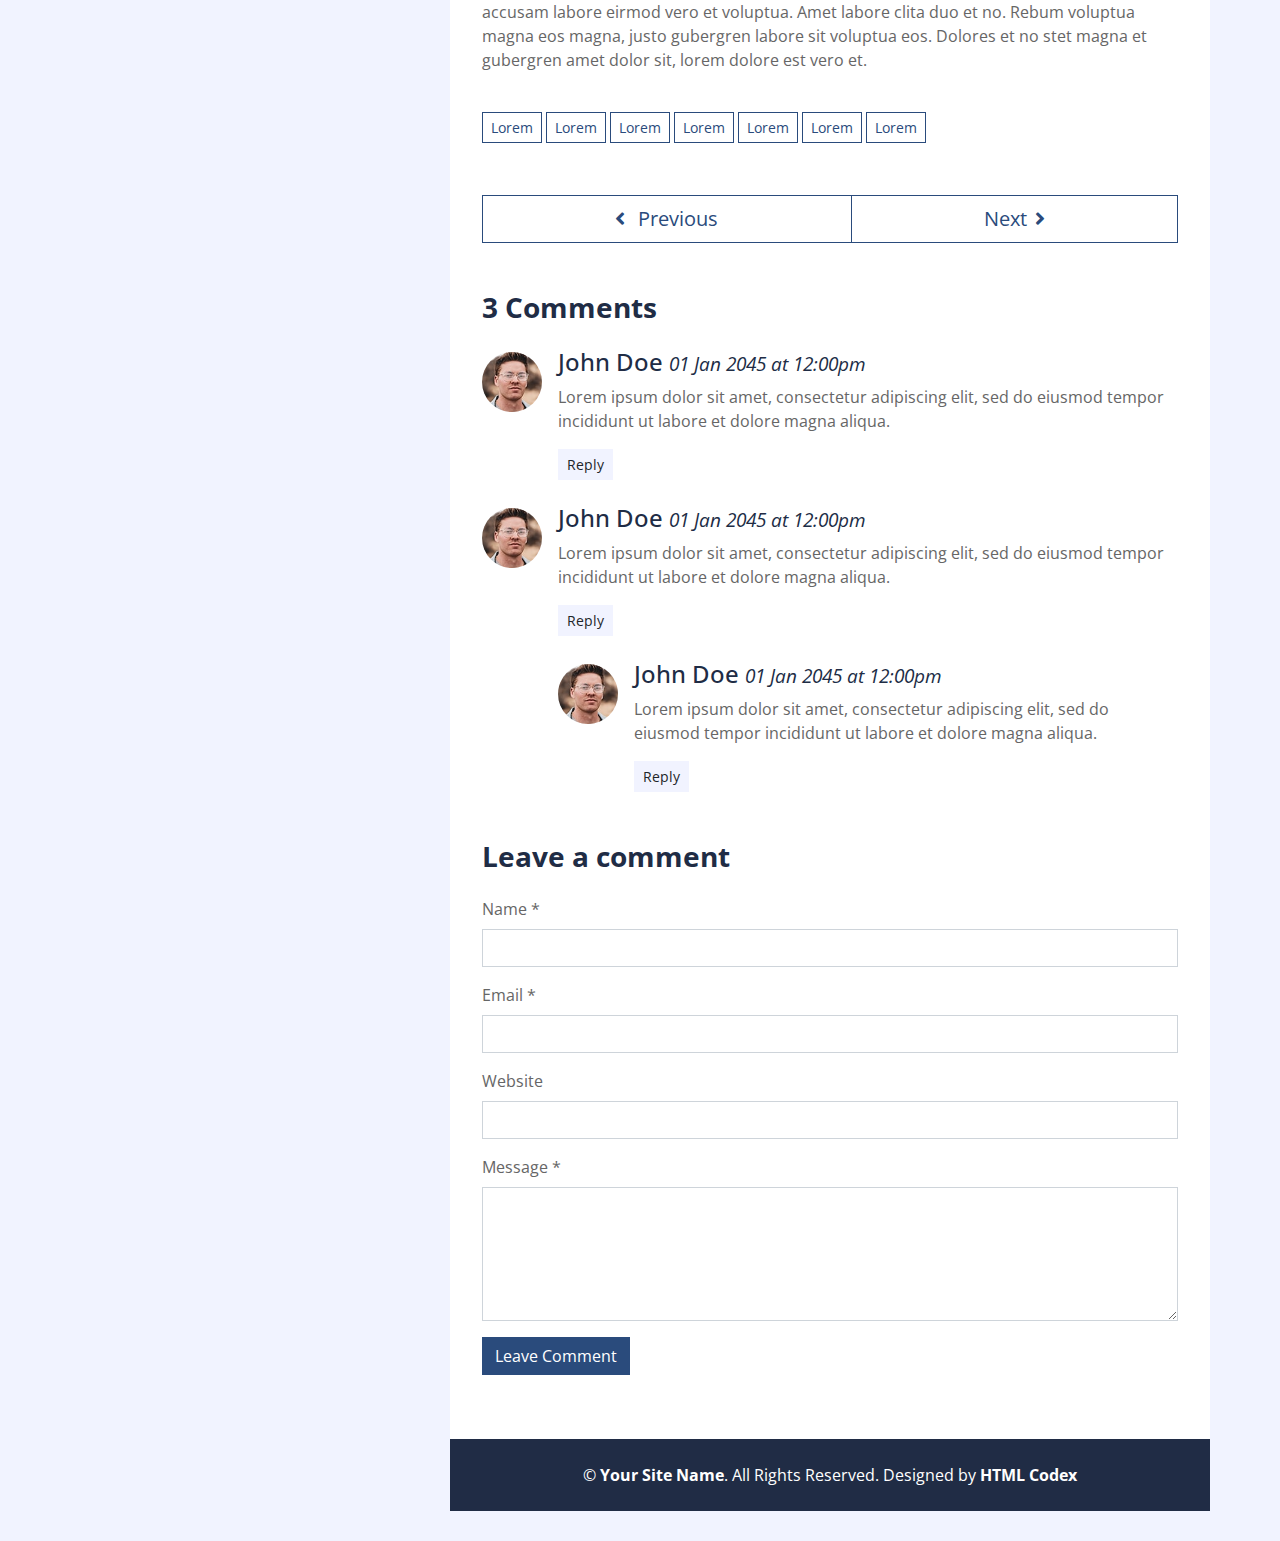
<file: single.html>
<!DOCTYPE html>
<html lang="en">
    <head>
        <meta charset="utf-8">
        <title>Bloggy - Personal Blog Template</title>
        <meta content="width=device-width, initial-scale=1.0" name="viewport">
        <meta content="Free Website Template" name="keywords">
        <meta content="Free Website Template" name="description">

        <!-- Favicon -->
        <link href="img/favicon.ico" rel="icon">

        <!-- Google Fonts -->
        <link href="https://fonts.googleapis.com/css2?family=Open+Sans:300;400;600;700;800&display=swap" rel="stylesheet">

        <!-- Font Awesome -->
        <link href="https://cdnjs.cloudflare.com/ajax/libs/font-awesome/5.10.0/css/all.min.css" rel="stylesheet">

        <!-- Customized Bootstrap Stylesheet -->
        <link href="css/style.css" rel="stylesheet">
    </head>

<body>
    <div class="wrapper">
        <div class="sidebar">
            <div class="sidebar-text d-flex flex-column h-100 justify-content-center text-center">
                <img class="mx-auto d-block w-75 bg-primary img-fluid rounded-circle mb-4 p-3" src="img/profile.jpg" alt="Image">
                <h1 class="font-weight-bold">Kate Glover</h1>
                <p class="mb-4">
                    Justo stet no accusam stet invidunt sanctus magna clita vero eirmod, sit sit labore dolores lorem. Lorem at sit dolor dolores sed diam justo
                </p>
                <div class="d-flex justify-content-center mb-5">
                    <a class="btn btn-outline-primary mr-2" href="#"><i class="fab fa-twitter"></i></a>
                    <a class="btn btn-outline-primary mr-2" href="#"><i class="fab fa-facebook-f"></i></a>
                    <a class="btn btn-outline-primary mr-2" href="#"><i class="fab fa-linkedin-in"></i></a>
                    <a class="btn btn-outline-primary mr-2" href="#"><i class="fab fa-instagram"></i></a>
                </div>
                <a href="" class="btn btn-lg btn-block btn-primary mt-auto">Hire Me</a>
            </div>
            <div class="sidebar-icon d-flex flex-column h-100 justify-content-center text-right">
                <i class="fas fa-2x fa-angle-double-right text-primary"></i>
            </div>
        </div>
        <div class="content">
            <!-- Navbar Start -->
            <div class="container p-0">
                <nav class="navbar navbar-expand-lg bg-secondary navbar-dark">
                    <a href="" class="navbar-brand d-block d-lg-none">Navigation</a>
                    <button type="button" class="navbar-toggler" data-toggle="collapse" data-target="#navbarCollapse">
                        <span class="navbar-toggler-icon"></span>
                    </button>
                    <div class="collapse navbar-collapse justify-content-between" id="navbarCollapse">
                        <div class="navbar-nav m-auto">
                            <a href="index.html" class="nav-item nav-link">Home</a>
                            <a href="about.html" class="nav-item nav-link">About</a>
                            <div class="nav-item dropdown">
                                <a href="#" class="nav-link dropdown-toggle active" data-toggle="dropdown">Pages</a>
                                <div class="dropdown-menu">
                                    <a href="blog.html" class="dropdown-item">Blog Grid</a>
                                    <a href="single.html" class="dropdown-item">Blog Detail</a>
                                </div>
                            </div>
                            <a href="contact.html" class="nav-item nav-link">Contact</a>
                        </div>
                    </div>
                </nav>
            </div>
            <!-- Navbar End -->

            <!-- Page Header Start -->
            <div class="container py-5 px-2 bg-primary">
                <div class="row py-5 px-4">
                    <div class="col-sm-6 text-center text-md-left">
                        <h1 class="mb-3 mb-md-0 text-white text-uppercase font-weight-bold">Blog Detail</h1>
                    </div>
                    <div class="col-sm-6 text-center text-md-right">
                        <div class="d-inline-flex pt-2">
                            <h4 class="m-0 text-white"><a class="text-white" href="">Home</a></h4>
                            <h4 class="m-0 text-white px-2">/</h4>
                            <h4 class="m-0 text-white">Blog Detail</h4>
                        </div>
                    </div>
                </div>
            </div>
            <!-- Page Header End -->

            <!-- Blog Detail Start -->
            <div class="container py-5 px-2 bg-white">
                <div class="row px-4">
                    <div class="col-12">
                        <img class="img-fluid mb-4" src="img/detail.jpg" alt="Image">
                        <h2 class="mb-3 font-weight-bold">Nonumy ipsum takimata et sanct</h2>
                        <div class="d-flex">
                            <p class="mr-3 text-muted"><i class="fa fa-calendar-alt"></i> 01-Jan-2045</p>
                            <p class="mr-3 text-muted"><i class="fa fa-folder"></i> Web Design</p>
                            <p class="mr-3 text-muted"><i class="fa fa-comments"></i> 15 Comments</p>
                        </div>
                        <p>Clita duo sadipscing amet ea ut kasd amet dolore, sed erat at dolore vero tempor et sit amet, amet amet elitr et consetetur ea duo. Gubergren tempor rebum clita at sit diam. Ea sadipscing voluptua et sit diam diam sed, gubergren magna ipsum lorem clita dolores nonumy dolor. Gubergren duo invidunt elitr amet labore dolores justo sanctus nonumy. Accusam diam tempor at ea clita dolores dolor et ipsum, dolor voluptua consetetur gubergren sit, no consetetur kasd vero invidunt clita dolore elitr eos, accusam amet et labore sed sadipscing accusam labore dolores. Eirmod no lorem sed dolor nonumy consetetur tempor sed.</p>
                        <h3 class="mb-3 font-weight-bold">Est dolor lorem et ea</h3>
                        <img class="w-50 float-left mr-4 mb-3" src="img/blog-1.jpg" alt="Image">
                        <p>Diam dolor est labore duo invidunt ipsum clita et, sed et lorem voluptua tempor invidunt at est sanctus sanctus. Clita dolores sit kasd diam takimata justo diam lorem sed. Magna amet sed rebum eos. Clita no magna no dolor erat diam tempor rebum consetetur, sanctus labore sed nonumy diam lorem amet eirmod. No at tempor sea diam kasd, takimata ea nonumy elitr sadipscing gubergren erat. Gubergren at lorem invidunt sadipscing rebum sit amet ut ut, voluptua diam dolores at sadipscing stet. Clita dolor amet dolor ipsum vero ea ea eos. Invidunt sed diam dolores takimata dolor dolore dolore sit. Sit ipsum erat amet lorem et, magna sea at sed et eos. Accusam eirmod kasd lorem clita sanctus ut consetetur et. Et duo tempor sea kasd clita ipsum et. Takimata kasd diam justo est eos erat aliquyam et ut. Ea sed sadipscing no justo et eos labore, gubergren ipsum magna dolor lorem dolore, elitr aliquyam takimata sea kasd dolores diam, amet et est accusam labore eirmod vero et voluptua. Amet labore clita duo et no. Rebum voluptua magna eos magna, justo gubergren labore sit voluptua eos. Dolores et no stet magna et gubergren amet dolor sit, lorem dolore est vero et.</p>
                    </div>
                    <div class="col-12 py-4">
                        <a href="" class="btn btn-sm btn-outline-primary mb-1">Lorem</a>
                        <a href="" class="btn btn-sm btn-outline-primary mb-1">Lorem</a>
                        <a href="" class="btn btn-sm btn-outline-primary mb-1">Lorem</a>
                        <a href="" class="btn btn-sm btn-outline-primary mb-1">Lorem</a>
                        <a href="" class="btn btn-sm btn-outline-primary mb-1">Lorem</a>
                        <a href="" class="btn btn-sm btn-outline-primary mb-1">Lorem</a>
                        <a href="" class="btn btn-sm btn-outline-primary mb-1">Lorem</a>
                    </div>
                    <div class="col-12 py-4">
                        <div class="btn-group btn-group-lg w-100">
                            <button type="button" class="btn btn-outline-primary"><i class="fa fa-angle-left mr-2"></i> Previous</button>
                            <button type="button" class="btn btn-outline-primary">Next<i class="fa fa-angle-right ml-2"></i></button>
                        </div> 
                    </div>
                    <div class="col-12 py-4">
                        <h3 class="mb-4 font-weight-bold">3 Comments</h3>
                        <div class="media mb-4">
                            <img src="img/user.jpg" alt="Image" class="mr-3 mt-1 rounded-circle" style="width:60px;">
                            <div class="media-body">
                                <h4>John Doe <small><i>01 Jan 2045 at 12:00pm</i></small></h4>
                                <p>Lorem ipsum dolor sit amet, consectetur adipiscing elit, sed do eiusmod tempor incididunt ut labore et dolore magna aliqua.
                                </p>
                                <button class="btn btn-sm btn-light">Reply</button>
                            </div>
                        </div>
                        <div class="media mb-4">
                            <img src="img/user.jpg" alt="Image" class="mr-3 mt-1 rounded-circle"
                                style="width:60px;">
                            <div class="media-body">
                                <h4>John Doe <small><i>01 Jan 2045 at 12:00pm</i></small></h4>
                                <p>Lorem ipsum dolor sit amet, consectetur adipiscing elit, sed do eiusmod tempor incididunt ut labore et dolore magna aliqua.
                                </p>
                                <button class="btn btn-sm btn-light">Reply</button>
                                <div class="media mt-4">
                                    <img src="img/user.jpg" alt="Image" class="mr-3 mt-1 rounded-circle"
                                        style="width:60px;">
                                    <div class="media-body">
                                        <h4>John Doe <small><i>01 Jan 2045 at 12:00pm</i></small></h4>
                                        <p>Lorem ipsum dolor sit amet, consectetur adipiscing elit, sed do eiusmod tempor incididunt ut labore et dolore magna aliqua.
                                        </p>
                                        <button class="btn btn-sm btn-light">Reply</button>
                                    </div>
                                </div>
                            </div>
                        </div>
                    </div>
                    <div class="col-12">
                        <h3 class="mb-4 font-weight-bold">Leave a comment</h3>
                        <form>
                            <div class="form-group">
                                <label for="name">Name *</label>
                                <input type="text" class="form-control" id="name">
                            </div>
                            <div class="form-group">
                                <label for="email">Email *</label>
                                <input type="email" class="form-control" id="email">
                            </div>
                            <div class="form-group">
                                <label for="website">Website</label>
                                <input type="url" class="form-control" id="website">
                            </div>

                            <div class="form-group">
                                <label for="message">Message *</label>
                                <textarea id="message" cols="30" rows="5" class="form-control"></textarea>
                            </div>
                            <div class="form-group">
                                <input type="submit" value="Leave Comment" class="btn btn-primary">
                            </div>
                        </form>
                    </div>
                </div>
            </div>
            <!-- Blog Detail End -->
                
            <!-- Footer Start -->
            <div class="container py-4 bg-secondary text-center">
                <p class="m-0 text-white">
                    &copy; <a class="text-white font-weight-bold" href="#">Your Site Name</a>. All Rights Reserved. Designed by <a class="text-white font-weight-bold" href="https://htmlcodex.com">HTML Codex</a>
                </p>
            </div>
            <!-- Footer End -->
        </div>
    </div>
        
    <!-- Back to Top -->
    <a href="#" class="back-to-top"><i class="fa fa-angle-double-up"></i></a>
    
    <!-- JavaScript Libraries -->
    <script src="https://code.jquery.com/jquery-3.4.1.min.js"></script>
    <script src="https://stackpath.bootstrapcdn.com/bootstrap/4.4.1/js/bootstrap.bundle.min.js"></script>
    <script src="lib/easing/easing.min.js"></script>
    <script src="lib/waypoints/waypoints.min.js"></script>

    <!-- Contact Javascript File -->
    <script src="mail/jqBootstrapValidation.min.js"></script>
    <script src="mail/contact.js"></script>

    <!-- Template Javascript -->
    <script src="js/main.js"></script>
</body>
</html>
</file>
<file: assets/css/templatemo-style.css>
/*

Reflux Template

https://templatemo.com/tm-531-reflux

*/

@import url(fontawesome.css);
@import url("https://fonts.googleapis.com/css?family=Lato:100,300,400,700,900");
body {
    font-family: 'Lato', sans-serif;
}

#page-wraper {
    background: url(../images/page-bg.jpg) no-repeat center center fixed;
    -webkit-background-size: cover;
    -moz-background-size: cover;
    -o-background-size: cover;
    background-size: cover;
    width: 100%;
}


/* Basic */

body {
    overflow-x: hidden;
}

input,
select,
textarea {
    outline: none;
}

a,
a:hover {
    text-decoration: none;
}

p {
    font-size: 16px;
    line-height: 24px;
    color: #fff;
}

h4 {
    font-size: 26px;
    font-weight: 700;
    color: #fff;
    letter-spacing: 0.25px;
}

img {
    width: 100%;
    overflow: hidden;
}

ul {
    padding: 0;
    margin: 0;
    list-style: none;
}

ul li {
    display: inline-block;
}

html {
    -webkit-box-sizing: border-box;
    -moz-box-sizing: border-box;
    box-sizing: border-box;
}

*,
*:before,
*:after {
    -webkit-box-sizing: inherit;
    -moz-box-sizing: inherit;
    box-sizing: inherit;
}

.clearfix {
    zoom: 1;
}

.clearfix:before,
.clearfix:after {
    content: "";
    display: table;
}

.clearfix:after {
    clear: both;
}

.container {
    margin: 0 auto;
}

.main-nav {
    text-align: center;
}

.main-nav li:last-child a {
    border-bottom: 2px solid #fff;
}

.main-nav li {
    display: block;
}

.main-nav li a {
    height: 70px;
    line-height: 70px;
    display: inline-block;
    font-size: 16px;
    font-weight: 700;
    color: #fff;
    width: 100%;
    transition: all 0.5s;
    border-top: 2px solid #fff;
}

.main-nav li:hover a,
.main-nav li.active a {
    background: #fff;
    color: #8c363e;
}

/* Sidebar Menu */

.menu .image {
    margin-top: 60px;
}

.menu .image img {
    width: 140px;
    height: 140px;
    border-radius: 50%;
    text-align: center;
}

.menu .author-content {
    margin: 40px 0px 60px 0px;
}

.menu .author-content h4 {
    margin-bottom: 0px;
}

.menu .author-content span {
    font-size: 13px;
    font-style: italic;
    color: #fff;
}

.menu .social-network {
    margin-top: 60px;
}

.menu .social-network ul li {
    margin: 0 3px;
}

.menu .social-network ul li a {
    width: 40px;
    height: 40px;
    display: inline-block;
    text-align: center;
    line-height: 40px;
    background-color: rgba(0, 0, 0, 0.2);
    color: #fff;
    font-size: 14px;
    transition: all 0.5s;
}

.menu .social-network ul li a:hover {
    background-color: #fff;
    color: #a43f49;
}

.menu .copyright-text {
    position: relative;
    margin-top: 60px;
}

.menu .copyright-text p {
    border-top: 1px solid rgba(250, 250, 250, 0.1);
    display: inline-block;
    width: 100%;
    padding-left: 30px;
    padding-right: 30px;
    padding-top: 30px;
    font-size: 13px;
}

.menu:before,
.menu:after {
    content: "";
    display: table;
}

.menu:after {
    clear: both;
}

.menu a {
    text-decoration: none;
    color: inherit;
}

.menu {
    text-align: center;
}

.menu::-webkit-scrollbar {
    display: none;
}

.menu {
    left: 10%;
  -webkit-transition: -webkit-transform 233ms cubic-bezier(0, 0, 0.21, 1);
  -webkit-overflow-scrolling: touch;
  background-color: #a43f49;
  box-sizing: border-box;
  height: 100vh;  
  max-height: 100vh !important;
  max-width: 80vw !important;
  min-width: 45px !important;
  outline: none;
  overflow-x: hidden !important;
  overflow-y: auto !important;
  padding: 0;
  position: fixed !important;
  top: calc(0px);  
  width: 20%;
  will-change: transform;
  z-index: 9999 !important;
}

.menu-toggle {
  color: #fff;
  cursor: pointer;
  font-size: 25px;
  position: fixed;
  right: 25px;
  top: 25px;
}

#menu-toggle {
    z-index: 999;
    cursor: pointer;
    position: fixed;
    top: 0;
    left: 0;
    color: #a43f49;
    background-color: #fff;
    width: 60px;
    height: 60px;
    text-align: center;
    display: inline-block;
    line-height: 60px;
}

.menu-close {
  cursor: pointer;
}

#menu-close {
    cursor: pointer;
    text-align: right;
    color: #a43f49;
    background-color: #fff;
    width: 100%;
    height: 60px;
    text-align: center;
    display: inline-block;
    line-height: 60px;
}


/* Section */

.section {
    color: #fff;
    width: 55%;
    right: 10%;
    left: 35%;
    position: relative;
    min-height: 100vh;
    padding-bottom: 80px;
    border-bottom: 3px solid rgba(250, 250, 250, 0.25);
}

.section-heading {
    text-align: center;
    padding: 80px 45px;
}

.section-heading h2 {
    font-size: 32px;
    font-weight: 700;
    color: #fff;
}

.section-heading .line-dec {
    width: 60px;
    height: 3px;
    background-color: #a43f49;
    margin: 10px auto;
}

.section-heading span {
    margin-top: 5px;
    font-size: 16px;
    color: #fff;
    letter-spacing: 0.5px;
}


/* Buttons */

.white-button a {
    display: inline-block;
    padding: 12px 20px;
    background-color: #fff;
    color: #a43f49;
    font-size: 13px;
    font-weight: 800;
    letter-spacing: 0.5px;
    text-transform: uppercase;
    transition: all 0.5s;
}

.white-button a:hover {
    background-color: #a43f49;
    color: #fff;
}

button {
    display: inline-block;
    padding: 10px 20px;
    background-color: #fff;
    color: #a43f49;
    font-size: 12px;
    font-weight: 800;
    letter-spacing: 0.5px;
    text-transform: uppercase;
    transition: all 0.5s;
    border: none;
    outline: none;
    cursor: pointer;
}

button:hover {
    outline: none;
    background-color: #a43f49;
    color: #fff;
}


/* Left & Right Post */

.right-image-post {
    margin-top: 60px;
    padding-top: 60px;
    border-top: 2px solid rgba(250, 250, 250, 0.1);
}

.left-image img,
.right-image img {
    border-radius: 5px;
}

.right-image-post h4,
.left-image-post h4 {
    margin-top: 30px;
}

.right-image-post p,
.left-image-post p {
    margin-top: 20px;
}

.right-image-post .white-button,
.left-image-post .white-button {
    margin-top: 30px;
}


/* Services */

.my-services .col-md-6 {
    padding-left: 5px;
    padding-right: 5px;
}

.service-item {
    margin-bottom: 10px;
    padding: 50px;
    background-color: rgba(250, 250, 250, 0.1);
    transition: all 0.5s;
}

.service-item h4 {
    transition: all 0.5s;
}

.service-item p {
    transition: all 0.5s;
}

.service-item:hover {
    background-color: rgba(250, 250, 250, 1);
}

.service-item:hover h4 {
    color: #1e1e1e;
}

.service-item:hover p {
    color: #4a4a4a;
}

.service-item .service-icon {
    width: 70px;
    height: 70px;
    display: inline-block;
    margin-bottom: 30px;
    background-size: cover;
    background-repeat: no-repeat;
    transition: all 0.5s;
}

.service-item .first-service-icon {
    background-image: url(../images/first-white-icon.png);
}

.service-item:hover .first-service-icon {
    background-image: url(../images/first-main-icon.png);
}

.service-item .second-service-icon {
    background-image: url(../images/second-white-icon.png);
}

.service-item:hover .second-service-icon {
    background-image: url(../images/second-main-icon.png);
}

.service-item .third-service-icon {
    background-image: url(../images/third-white-icon.png);
}

.service-item:hover .third-service-icon {
    background-image: url(../images/third-main-icon.png);
}

.service-item .fourth-service-icon {
    background-image: url(../images/fourth-white-icon.png);
}

.service-item:hover .fourth-service-icon {
    background-image: url(../images/fourth-main-icon.png);
}


/* My Work */

section.my-work .section-heading {
    text-align: center;
    padding: 80px 45px 50px 45px;
}

.isotope-wrapper {
    position: relative;
    width: 100%;
    margin: auto;
}

.isotope-toolbar input[type="radio"] {
    display: none;
}

.isotope-toolbar span {
    text-transform: capitalize;
    display: inline-block;
    margin-right: 15px;
    padding-bottom: 3px;
    font-size: 15px;
    font-weight: 700;
    border-bottom: 2px solid transparent;
    transform: ease-in-out 0.5s;
    cursor: pointer;
}

.isotope-toolbar input[type="radio"]:checked + span {
    color: #a43f49;
    border-bottom: 2px solid #a43f49;
}

.isotope-box {
    position: relative;
    width: 100%;
}

.isotope-toolbar {
    text-align: center;
    margin: 10px;
}

.isotope-toolbar p {
    border-top: 1px solid #fff;
    padding-top: 15px;
}

.isotope-toolbar a {
    color: #fff;
}

.isotope-item {
    position: relative;
    width: 48%;
    margin: 1%;
    border-bottom: 2px solid rgba(250,250,250,0.1);
    padding-bottom: 30px;
    margin-bottom: 30px;
}

.isotope-item img {
    top: 0;
    left: 0;
    width: 100%;
    height: 100%;
    border-radius: 5px;
}

.lazyload {
    background: #f7f7f7;
}

.lazyloading {
    background: #f7f7f7 url(//afarkas.github.io/lazysizes/assets/imgs/loader.gif) no-repeat center;
    min-height: 60px;
}

figure.snip1321 {
  overflow: hidden;
  text-align: center;
  -webkit-perspective: 50em;
  perspective: 50em;
}
figure.snip1321 * {
  -webkit-box-sizing: padding-box;
  box-sizing: padding-box;
  -webkit-transition: all 0.2s ease-out;
  transition: all 0.2s ease-out;
}
figure.snip1321 figcaption {
  top: 50%;
  left: 20px;
  right: 20px;
  position: absolute;
  opacity: 0;
  z-index: 1;
}
figure.snip1321 h4 {
    margin-top: 15px;
  margin-bottom: 5px;
  color: #232323;
}
figure.snip1321 span {
    font-size: 14px;
    font-style: italic;
    display: block;
    color: #7a7a7a;
}
figure.snip1321 i {
  position: relative!important;
  font-size: 18px;
  background-color: #a43f49;
  width: 40px;
  height: 40px;
  display: inline-block;
  text-align: center;
  line-height: 40px;
  border-radius: 5px;
  color: #fff;
}
figure.snip1321:after {
  background-color: #ffffff;
  position: absolute;
  content: "";
  display: block;
  top: 20px;
  left: 20px;
  right: 20px;
  bottom: 20px;
  -webkit-transition: all 0.4s ease-in-out;
  transition: all 0.4s ease-in-out;
  -webkit-transform: rotateX(-90deg);
  transform: rotateX(-90deg);
  -webkit-transform-origin: 50% 50%;
  -ms-transform-origin: 50% 50%;
  transform-origin: 50% 50%;
  opacity: 0;
}
figure.snip1321 a {
  left: 0;
  right: 0;
  top: 0;
  bottom: 0;
  z-index: 1;
}
figure.snip1321:hover figcaption,
figure.snip1321.hover figcaption {
  -webkit-transform: translateY(-50%);
  transform: translateY(-50%);
  opacity: 1;
  -webkit-transition-delay: 0.2s;
  transition-delay: 0.2s;
}
figure.snip1321:hover:after,
figure.snip1321.hover:after {
  -webkit-transform: rotateX(0);
  transform: rotateX(0);
  opacity: 0.9;
}


/* Contact Me */

section.contact-me {
    border-bottom: none;
}

#contact input {
    background-color: rgba(250,250,250,0.1);
    border: 1px solid rgba(250,250,250,1);
    border-radius: 0px;
    margin-bottom: 30px;
    color: #fff;
    font-size: 14px;
    height: 40px;
    line-height: 40px;
    width: 100%;
    padding-left: 15px;
}

#contact input:focus {
    outline: none;
    box-shadow: none;
}

#contact textarea {
    background-color: rgba(250,250,250,0.1);
    border: 1px solid rgba(250,250,250,1);
    border-radius: 0px;
    margin-bottom: 30px;
    color: #fff;
    font-size: 14px;
    height: 180px;
    max-height: 220px;
    line-height: 40px;
    width: 100%;
    padding-left: 15px;
}

#contact textarea:focus {
    outline: none;
    box-shadow: none;
}

#contact {
    text-align: center;
}

@media screen and (max-width: 1680px) {
    .menu {
        left: 5%;
    }

    .section {
        color: #fff;
        width: 65%;
        right: 5%;
        left: 30%;
    }
}

@media screen and (max-width: 1680px) and (min-width: 846px) { 
    .menu .social-network ul li a {
        width: 36px;
        height: 36px;
        line-height: 36px;
    }

    .menu .social-network ul li {
        margin: 0;
    }

    .menu .image {
        margin-top: 60px;
    }
}

@media screen and (max-width: 1280px) {
    .menu {
        left: 0%;
    }

    .right-image-post h4,
    .left-image-post h4 {
        margin-top: 0px;
    }

    .right-image-post p,
    .left-image-post p {
        margin-top: 15px;
    }

    .right-image-post .white-button,
    .left-image-post .white-button {
        margin-top: 25px;
    }

}

.menu .container {
    padding-left: 0;
    padding-right: 0;
}

@media screen and (max-width: 1280px) and (min-width: 846px) {
    .menu {
        width: 25%;
    }
}

#menu-toggle,
#menu-close {
    display: none;
}  

@media screen and (max-width: 845px) {        
    #menu-toggle,
    #menu-close {
        display: inline-block;
    }    

    .menu {        
        width: 320px;
        -webkit-transform: translateX(-100%) !important;
        transform: translateX(-100%) !important;
        transition: -webkit-transform 233ms cubic-bezier(0, 0, 0.21, 1);
        transition: transform 233ms cubic-bezier(0, 0, 0.21, 1);
        transition: transform 233ms cubic-bezier(0, 0, 0.21, 1), -webkit-transform 233ms cubic-bezier(0, 0, 0.21, 1);
    }

    .menu .image {
        margin-top: 40px;        
    }

    .menu .image img {
        width: 120px;
        height: 120px;
    }

    .menu .author-content {
        margin: 20px 0px 40px 0px;
    }

    .menu .container {
        padding-left: 15px;
        padding-right: 15px;
    }

    .menu.open {
        display: inline-block;
        -webkit-transform: translateX(0) !important;
                transform: translateX(0) !important;
    }

    .responsive-nav {
        display: inline-block;
    }
    .section {
        width: 94%;
        right: 3%;
        left: 3%;
    }
    .isotope-item {
        width: 94%;
        margin: 3%;
    }
    .left-image-post img {
        margin-bottom: 30px;
    }
    .right-image-post img {
        margin-top: 30px;
    }
    .isotope-item {
        border-bottom: none;
        text-align: center;
    }
    .isotope-toolbar {
        margin-bottom: 20px;
    }
}

#section2{
    color: #fff;
    width: 55%;
    right: 10%;
    left: 35%;
    position: relative;
    min-height: 100vh;
    border-bottom: 3px solid rgba(250, 250, 250, 0.25);
}
</file>
<file: css/style.css>
@charset "UTF-8";
/******* Bootstrap Theming ********/
/*!
 * Bootstrap v4.5.3 (https://getbootstrap.com/)
 * Copyright 2011-2020 The Bootstrap Authors
 * Copyright 2011-2020 Twitter, Inc.
 * Licensed under MIT (https://github.com/twbs/bootstrap/blob/main/LICENSE)
 */
:root {
  --blue: #007bff;
  --indigo: #6610f2;
  --purple: #6f42c1;
  --pink: #e83e8c;
  --red: #dc3545;
  --orange: #fd7e14;
  --yellow: #ffc107;
  --green: #28a745;
  --teal: #20c997;
  --cyan: #17a2b8;
  --white: #fff;
  --gray: #6c757d;
  --gray-dark: #343a40;
  --primary: #2A4B7C;
  --secondary: #202C45;
  --success: #28a745;
  --info: #17a2b8;
  --warning: #ffc107;
  --danger: #dc3545;
  --light: #f1f3ff;
  --dark: #343a40;
  --breakpoint-xs: 0;
  --breakpoint-sm: 576px;
  --breakpoint-md: 768px;
  --breakpoint-lg: 992px;
  --breakpoint-xl: 1200px;
  --font-family-sans-serif: -apple-system, BlinkMacSystemFont, "Segoe UI", Roboto, "Helvetica Neue", Arial, "Noto Sans", sans-serif, "Apple Color Emoji", "Segoe UI Emoji", "Segoe UI Symbol", "Noto Color Emoji";
  --font-family-monospace: SFMono-Regular, Menlo, Monaco, Consolas, "Liberation Mono", "Courier New", monospace;
}

*,
*::before,
*::after {
  box-sizing: border-box;
}

html {
  font-family: sans-serif;
  line-height: 1.15;
  -webkit-text-size-adjust: 100%;
  -webkit-tap-highlight-color: rgba(0, 0, 0, 0);
}

article, aside, figcaption, figure, footer, header, hgroup, main, nav, section {
  display: block;
}

body {
  margin: 0;
  font-family: "Open Sans", sans-serif;
  font-size: 1rem;
  font-weight: 400;
  line-height: 1.5;
  color: #666666;
  text-align: left;
  background-color: #f1f3ff;
}

[tabindex="-1"]:focus:not(:focus-visible) {
  outline: 0 !important;
}

hr {
  box-sizing: content-box;
  height: 0;
  overflow: visible;
}

h1, h2, h3, h4, h5, h6 {
  margin-top: 0;
  margin-bottom: 0.5rem;
}

p {
  margin-top: 0;
  margin-bottom: 1rem;
}

abbr[title],
abbr[data-original-title] {
  text-decoration: underline;
  text-decoration: underline dotted;
  cursor: help;
  border-bottom: 0;
  text-decoration-skip-ink: none;
}

address {
  margin-bottom: 1rem;
  font-style: normal;
  line-height: inherit;
}

ol,
ul,
dl {
  margin-top: 0;
  margin-bottom: 1rem;
}

ol ol,
ul ul,
ol ul,
ul ol {
  margin-bottom: 0;
}

dt {
  font-weight: 700;
}

dd {
  margin-bottom: 0.5rem;
  margin-left: 0;
}

blockquote {
  margin: 0 0 1rem;
}

b,
strong {
  font-weight: bolder;
}

small {
  font-size: 80%;
}

sub,
sup {
  position: relative;
  font-size: 75%;
  line-height: 0;
  vertical-align: baseline;
}

sub {
  bottom: -0.25em;
}

sup {
  top: -0.5em;
}

a {
  color: #2A4B7C;
  text-decoration: none;
  background-color: transparent;
}
a:hover {
  color: #172843;
  text-decoration: underline;
}

a:not([href]):not([class]) {
  color: inherit;
  text-decoration: none;
}
a:not([href]):not([class]):hover {
  color: inherit;
  text-decoration: none;
}

pre,
code,
kbd,
samp {
  font-family: SFMono-Regular, Menlo, Monaco, Consolas, "Liberation Mono", "Courier New", monospace;
  font-size: 1em;
}

pre {
  margin-top: 0;
  margin-bottom: 1rem;
  overflow: auto;
  -ms-overflow-style: scrollbar;
}

figure {
  margin: 0 0 1rem;
}

img {
  vertical-align: middle;
  border-style: none;
}

svg {
  overflow: hidden;
  vertical-align: middle;
}

table {
  border-collapse: collapse;
}

caption {
  padding-top: 0.75rem;
  padding-bottom: 0.75rem;
  color: #6c757d;
  text-align: left;
  caption-side: bottom;
}

th {
  text-align: inherit;
  text-align: -webkit-match-parent;
}

label {
  display: inline-block;
  margin-bottom: 0.5rem;
}

button {
  border-radius: 0;
}

button:focus {
  outline: 1px dotted;
  outline: 5px auto -webkit-focus-ring-color;
}

input,
button,
select,
optgroup,
textarea {
  margin: 0;
  font-family: inherit;
  font-size: inherit;
  line-height: inherit;
}

button,
input {
  overflow: visible;
}

button,
select {
  text-transform: none;
}

[role=button] {
  cursor: pointer;
}

select {
  word-wrap: normal;
}

button,
[type=button],
[type=reset],
[type=submit] {
  -webkit-appearance: button;
}

button:not(:disabled),
[type=button]:not(:disabled),
[type=reset]:not(:disabled),
[type=submit]:not(:disabled) {
  cursor: pointer;
}

button::-moz-focus-inner,
[type=button]::-moz-focus-inner,
[type=reset]::-moz-focus-inner,
[type=submit]::-moz-focus-inner {
  padding: 0;
  border-style: none;
}

input[type=radio],
input[type=checkbox] {
  box-sizing: border-box;
  padding: 0;
}

textarea {
  overflow: auto;
  resize: vertical;
}

fieldset {
  min-width: 0;
  padding: 0;
  margin: 0;
  border: 0;
}

legend {
  display: block;
  width: 100%;
  max-width: 100%;
  padding: 0;
  margin-bottom: 0.5rem;
  font-size: 1.5rem;
  line-height: inherit;
  color: inherit;
  white-space: normal;
}

progress {
  vertical-align: baseline;
}

[type=number]::-webkit-inner-spin-button,
[type=number]::-webkit-outer-spin-button {
  height: auto;
}

[type=search] {
  outline-offset: -2px;
  -webkit-appearance: none;
}

[type=search]::-webkit-search-decoration {
  -webkit-appearance: none;
}

::-webkit-file-upload-button {
  font: inherit;
  -webkit-appearance: button;
}

output {
  display: inline-block;
}

summary {
  display: list-item;
  cursor: pointer;
}

template {
  display: none;
}

[hidden] {
  display: none !important;
}

h1, h2, h3, h4, h5, h6,
.h1, .h2, .h3, .h4, .h5, .h6 {
  margin-bottom: 0.5rem;
  font-weight: 500;
  line-height: 1.2;
  color: #202C45;
}

h1, .h1 {
  font-size: 2.5rem;
}

h2, .h2 {
  font-size: 2rem;
}

h3, .h3 {
  font-size: 1.75rem;
}

h4, .h4 {
  font-size: 1.5rem;
}

h5, .h5 {
  font-size: 1.25rem;
}

h6, .h6 {
  font-size: 1rem;
}

.lead {
  font-size: 1.25rem;
  font-weight: 300;
}

.display-1 {
  font-size: 6rem;
  font-weight: 300;
  line-height: 1.2;
}

.display-2 {
  font-size: 5.5rem;
  font-weight: 300;
  line-height: 1.2;
}

.display-3 {
  font-size: 4.5rem;
  font-weight: 300;
  line-height: 1.2;
}

.display-4 {
  font-size: 3.5rem;
  font-weight: 300;
  line-height: 1.2;
}

hr {
  margin-top: 1rem;
  margin-bottom: 1rem;
  border: 0;
  border-top: 1px solid rgba(0, 0, 0, 0.1);
}

small,
.small {
  font-size: 80%;
  font-weight: 400;
}

mark,
.mark {
  padding: 0.2em;
  background-color: #fcf8e3;
}

.list-unstyled {
  padding-left: 0;
  list-style: none;
}

.list-inline {
  padding-left: 0;
  list-style: none;
}

.list-inline-item {
  display: inline-block;
}
.list-inline-item:not(:last-child) {
  margin-right: 0.5rem;
}

.initialism {
  font-size: 90%;
  text-transform: uppercase;
}

.blockquote {
  margin-bottom: 1rem;
  font-size: 1.25rem;
}

.blockquote-footer {
  display: block;
  font-size: 80%;
  color: #6c757d;
}
.blockquote-footer::before {
  content: "— ";
}

.img-fluid {
  max-width: 100%;
  height: auto;
}

.img-thumbnail {
  padding: 0.25rem;
  background-color: #f1f3ff;
  border: 1px solid #dee2e6;
  max-width: 100%;
  height: auto;
}

.figure {
  display: inline-block;
}

.figure-img {
  margin-bottom: 0.5rem;
  line-height: 1;
}

.figure-caption {
  font-size: 90%;
  color: #6c757d;
}

code {
  font-size: 87.5%;
  color: #e83e8c;
  word-wrap: break-word;
}
a > code {
  color: inherit;
}

kbd {
  padding: 0.2rem 0.4rem;
  font-size: 87.5%;
  color: #fff;
  background-color: #212529;
}
kbd kbd {
  padding: 0;
  font-size: 100%;
  font-weight: 700;
}

pre {
  display: block;
  font-size: 87.5%;
  color: #212529;
}
pre code {
  font-size: inherit;
  color: inherit;
  word-break: normal;
}

.pre-scrollable {
  max-height: 340px;
  overflow-y: scroll;
}

.container,
.container-fluid,
.container-xl,
.container-lg,
.container-md,
.container-sm {
  width: 100%;
  padding-right: 15px;
  padding-left: 15px;
  margin-right: auto;
  margin-left: auto;
}

@media (min-width: 576px) {
  .container-sm, .container {
    max-width: 540px;
  }
}
@media (min-width: 768px) {
  .container-md, .container-sm, .container {
    max-width: 720px;
  }
}
@media (min-width: 992px) {
  .container-lg, .container-md, .container-sm, .container {
    max-width: 960px;
  }
}
@media (min-width: 1200px) {
  .container-xl, .container-lg, .container-md, .container-sm, .container {
    max-width: 1140px;
  }
}
.row {
  display: flex;
  flex-wrap: wrap;
  margin-right: -15px;
  margin-left: -15px;
}

.no-gutters {
  margin-right: 0;
  margin-left: 0;
}
.no-gutters > .col,
.no-gutters > [class*=col-] {
  padding-right: 0;
  padding-left: 0;
}

.col-xl,
.col-xl-auto, .col-xl-12, .col-xl-11, .col-xl-10, .col-xl-9, .col-xl-8, .col-xl-7, .col-xl-6, .col-xl-5, .col-xl-4, .col-xl-3, .col-xl-2, .col-xl-1, .col-lg,
.col-lg-auto, .col-lg-12, .col-lg-11, .col-lg-10, .col-lg-9, .col-lg-8, .col-lg-7, .col-lg-6, .col-lg-5, .col-lg-4, .col-lg-3, .col-lg-2, .col-lg-1, .col-md,
.col-md-auto, .col-md-12, .col-md-11, .col-md-10, .col-md-9, .col-md-8, .col-md-7, .col-md-6, .col-md-5, .col-md-4, .col-md-3, .col-md-2, .col-md-1, .col-sm,
.col-sm-auto, .col-sm-12, .col-sm-11, .col-sm-10, .col-sm-9, .col-sm-8, .col-sm-7, .col-sm-6, .col-sm-5, .col-sm-4, .col-sm-3, .col-sm-2, .col-sm-1, .col,
.col-auto, .col-12, .col-11, .col-10, .col-9, .col-8, .col-7, .col-6, .col-5, .col-4, .col-3, .col-2, .col-1 {
  position: relative;
  width: 100%;
  padding-right: 15px;
  padding-left: 15px;
}

.col {
  flex-basis: 0;
  flex-grow: 1;
  max-width: 100%;
}

.row-cols-1 > * {
  flex: 0 0 100%;
  max-width: 100%;
}

.row-cols-2 > * {
  flex: 0 0 50%;
  max-width: 50%;
}

.row-cols-3 > * {
  flex: 0 0 33.3333333333%;
  max-width: 33.3333333333%;
}

.row-cols-4 > * {
  flex: 0 0 25%;
  max-width: 25%;
}

.row-cols-5 > * {
  flex: 0 0 20%;
  max-width: 20%;
}

.row-cols-6 > * {
  flex: 0 0 16.6666666667%;
  max-width: 16.6666666667%;
}

.col-auto {
  flex: 0 0 auto;
  width: auto;
  max-width: 100%;
}

.col-1 {
  flex: 0 0 8.3333333333%;
  max-width: 8.3333333333%;
}

.col-2 {
  flex: 0 0 16.6666666667%;
  max-width: 16.6666666667%;
}

.col-3 {
  flex: 0 0 25%;
  max-width: 25%;
}

.col-4 {
  flex: 0 0 33.3333333333%;
  max-width: 33.3333333333%;
}

.col-5 {
  flex: 0 0 41.6666666667%;
  max-width: 41.6666666667%;
}

.col-6 {
  flex: 0 0 50%;
  max-width: 50%;
}

.col-7 {
  flex: 0 0 58.3333333333%;
  max-width: 58.3333333333%;
}

.col-8 {
  flex: 0 0 66.6666666667%;
  max-width: 66.6666666667%;
}

.col-9 {
  flex: 0 0 75%;
  max-width: 75%;
}

.col-10 {
  flex: 0 0 83.3333333333%;
  max-width: 83.3333333333%;
}

.col-11 {
  flex: 0 0 91.6666666667%;
  max-width: 91.6666666667%;
}

.col-12 {
  flex: 0 0 100%;
  max-width: 100%;
}

.order-first {
  order: -1;
}

.order-last {
  order: 13;
}

.order-0 {
  order: 0;
}

.order-1 {
  order: 1;
}

.order-2 {
  order: 2;
}

.order-3 {
  order: 3;
}

.order-4 {
  order: 4;
}

.order-5 {
  order: 5;
}

.order-6 {
  order: 6;
}

.order-7 {
  order: 7;
}

.order-8 {
  order: 8;
}

.order-9 {
  order: 9;
}

.order-10 {
  order: 10;
}

.order-11 {
  order: 11;
}

.order-12 {
  order: 12;
}

.offset-1 {
  margin-left: 8.3333333333%;
}

.offset-2 {
  margin-left: 16.6666666667%;
}

.offset-3 {
  margin-left: 25%;
}

.offset-4 {
  margin-left: 33.3333333333%;
}

.offset-5 {
  margin-left: 41.6666666667%;
}

.offset-6 {
  margin-left: 50%;
}

.offset-7 {
  margin-left: 58.3333333333%;
}

.offset-8 {
  margin-left: 66.6666666667%;
}

.offset-9 {
  margin-left: 75%;
}

.offset-10 {
  margin-left: 83.3333333333%;
}

.offset-11 {
  margin-left: 91.6666666667%;
}

@media (min-width: 576px) {
  .col-sm {
    flex-basis: 0;
    flex-grow: 1;
    max-width: 100%;
  }

  .row-cols-sm-1 > * {
    flex: 0 0 100%;
    max-width: 100%;
  }

  .row-cols-sm-2 > * {
    flex: 0 0 50%;
    max-width: 50%;
  }

  .row-cols-sm-3 > * {
    flex: 0 0 33.3333333333%;
    max-width: 33.3333333333%;
  }

  .row-cols-sm-4 > * {
    flex: 0 0 25%;
    max-width: 25%;
  }

  .row-cols-sm-5 > * {
    flex: 0 0 20%;
    max-width: 20%;
  }

  .row-cols-sm-6 > * {
    flex: 0 0 16.6666666667%;
    max-width: 16.6666666667%;
  }

  .col-sm-auto {
    flex: 0 0 auto;
    width: auto;
    max-width: 100%;
  }

  .col-sm-1 {
    flex: 0 0 8.3333333333%;
    max-width: 8.3333333333%;
  }

  .col-sm-2 {
    flex: 0 0 16.6666666667%;
    max-width: 16.6666666667%;
  }

  .col-sm-3 {
    flex: 0 0 25%;
    max-width: 25%;
  }

  .col-sm-4 {
    flex: 0 0 33.3333333333%;
    max-width: 33.3333333333%;
  }

  .col-sm-5 {
    flex: 0 0 41.6666666667%;
    max-width: 41.6666666667%;
  }

  .col-sm-6 {
    flex: 0 0 50%;
    max-width: 50%;
  }

  .col-sm-7 {
    flex: 0 0 58.3333333333%;
    max-width: 58.3333333333%;
  }

  .col-sm-8 {
    flex: 0 0 66.6666666667%;
    max-width: 66.6666666667%;
  }

  .col-sm-9 {
    flex: 0 0 75%;
    max-width: 75%;
  }

  .col-sm-10 {
    flex: 0 0 83.3333333333%;
    max-width: 83.3333333333%;
  }

  .col-sm-11 {
    flex: 0 0 91.6666666667%;
    max-width: 91.6666666667%;
  }

  .col-sm-12 {
    flex: 0 0 100%;
    max-width: 100%;
  }

  .order-sm-first {
    order: -1;
  }

  .order-sm-last {
    order: 13;
  }

  .order-sm-0 {
    order: 0;
  }

  .order-sm-1 {
    order: 1;
  }

  .order-sm-2 {
    order: 2;
  }

  .order-sm-3 {
    order: 3;
  }

  .order-sm-4 {
    order: 4;
  }

  .order-sm-5 {
    order: 5;
  }

  .order-sm-6 {
    order: 6;
  }

  .order-sm-7 {
    order: 7;
  }

  .order-sm-8 {
    order: 8;
  }

  .order-sm-9 {
    order: 9;
  }

  .order-sm-10 {
    order: 10;
  }

  .order-sm-11 {
    order: 11;
  }

  .order-sm-12 {
    order: 12;
  }

  .offset-sm-0 {
    margin-left: 0;
  }

  .offset-sm-1 {
    margin-left: 8.3333333333%;
  }

  .offset-sm-2 {
    margin-left: 16.6666666667%;
  }

  .offset-sm-3 {
    margin-left: 25%;
  }

  .offset-sm-4 {
    margin-left: 33.3333333333%;
  }

  .offset-sm-5 {
    margin-left: 41.6666666667%;
  }

  .offset-sm-6 {
    margin-left: 50%;
  }

  .offset-sm-7 {
    margin-left: 58.3333333333%;
  }

  .offset-sm-8 {
    margin-left: 66.6666666667%;
  }

  .offset-sm-9 {
    margin-left: 75%;
  }

  .offset-sm-10 {
    margin-left: 83.3333333333%;
  }

  .offset-sm-11 {
    margin-left: 91.6666666667%;
  }
}
@media (min-width: 768px) {
  .col-md {
    flex-basis: 0;
    flex-grow: 1;
    max-width: 100%;
  }

  .row-cols-md-1 > * {
    flex: 0 0 100%;
    max-width: 100%;
  }

  .row-cols-md-2 > * {
    flex: 0 0 50%;
    max-width: 50%;
  }

  .row-cols-md-3 > * {
    flex: 0 0 33.3333333333%;
    max-width: 33.3333333333%;
  }

  .row-cols-md-4 > * {
    flex: 0 0 25%;
    max-width: 25%;
  }

  .row-cols-md-5 > * {
    flex: 0 0 20%;
    max-width: 20%;
  }

  .row-cols-md-6 > * {
    flex: 0 0 16.6666666667%;
    max-width: 16.6666666667%;
  }

  .col-md-auto {
    flex: 0 0 auto;
    width: auto;
    max-width: 100%;
  }

  .col-md-1 {
    flex: 0 0 8.3333333333%;
    max-width: 8.3333333333%;
  }

  .col-md-2 {
    flex: 0 0 16.6666666667%;
    max-width: 16.6666666667%;
  }

  .col-md-3 {
    flex: 0 0 25%;
    max-width: 25%;
  }

  .col-md-4 {
    flex: 0 0 33.3333333333%;
    max-width: 33.3333333333%;
  }

  .col-md-5 {
    flex: 0 0 41.6666666667%;
    max-width: 41.6666666667%;
  }

  .col-md-6 {
    flex: 0 0 50%;
    max-width: 50%;
  }

  .col-md-7 {
    flex: 0 0 58.3333333333%;
    max-width: 58.3333333333%;
  }

  .col-md-8 {
    flex: 0 0 66.6666666667%;
    max-width: 66.6666666667%;
  }

  .col-md-9 {
    flex: 0 0 75%;
    max-width: 75%;
  }

  .col-md-10 {
    flex: 0 0 83.3333333333%;
    max-width: 83.3333333333%;
  }

  .col-md-11 {
    flex: 0 0 91.6666666667%;
    max-width: 91.6666666667%;
  }

  .col-md-12 {
    flex: 0 0 100%;
    max-width: 100%;
  }

  .order-md-first {
    order: -1;
  }

  .order-md-last {
    order: 13;
  }

  .order-md-0 {
    order: 0;
  }

  .order-md-1 {
    order: 1;
  }

  .order-md-2 {
    order: 2;
  }

  .order-md-3 {
    order: 3;
  }

  .order-md-4 {
    order: 4;
  }

  .order-md-5 {
    order: 5;
  }

  .order-md-6 {
    order: 6;
  }

  .order-md-7 {
    order: 7;
  }

  .order-md-8 {
    order: 8;
  }

  .order-md-9 {
    order: 9;
  }

  .order-md-10 {
    order: 10;
  }

  .order-md-11 {
    order: 11;
  }

  .order-md-12 {
    order: 12;
  }

  .offset-md-0 {
    margin-left: 0;
  }

  .offset-md-1 {
    margin-left: 8.3333333333%;
  }

  .offset-md-2 {
    margin-left: 16.6666666667%;
  }

  .offset-md-3 {
    margin-left: 25%;
  }

  .offset-md-4 {
    margin-left: 33.3333333333%;
  }

  .offset-md-5 {
    margin-left: 41.6666666667%;
  }

  .offset-md-6 {
    margin-left: 50%;
  }

  .offset-md-7 {
    margin-left: 58.3333333333%;
  }

  .offset-md-8 {
    margin-left: 66.6666666667%;
  }

  .offset-md-9 {
    margin-left: 75%;
  }

  .offset-md-10 {
    margin-left: 83.3333333333%;
  }

  .offset-md-11 {
    margin-left: 91.6666666667%;
  }
}
@media (min-width: 992px) {
  .col-lg {
    flex-basis: 0;
    flex-grow: 1;
    max-width: 100%;
  }

  .row-cols-lg-1 > * {
    flex: 0 0 100%;
    max-width: 100%;
  }

  .row-cols-lg-2 > * {
    flex: 0 0 50%;
    max-width: 50%;
  }

  .row-cols-lg-3 > * {
    flex: 0 0 33.3333333333%;
    max-width: 33.3333333333%;
  }

  .row-cols-lg-4 > * {
    flex: 0 0 25%;
    max-width: 25%;
  }

  .row-cols-lg-5 > * {
    flex: 0 0 20%;
    max-width: 20%;
  }

  .row-cols-lg-6 > * {
    flex: 0 0 16.6666666667%;
    max-width: 16.6666666667%;
  }

  .col-lg-auto {
    flex: 0 0 auto;
    width: auto;
    max-width: 100%;
  }

  .col-lg-1 {
    flex: 0 0 8.3333333333%;
    max-width: 8.3333333333%;
  }

  .col-lg-2 {
    flex: 0 0 16.6666666667%;
    max-width: 16.6666666667%;
  }

  .col-lg-3 {
    flex: 0 0 25%;
    max-width: 25%;
  }

  .col-lg-4 {
    flex: 0 0 33.3333333333%;
    max-width: 33.3333333333%;
  }

  .col-lg-5 {
    flex: 0 0 41.6666666667%;
    max-width: 41.6666666667%;
  }

  .col-lg-6 {
    flex: 0 0 50%;
    max-width: 50%;
  }

  .col-lg-7 {
    flex: 0 0 58.3333333333%;
    max-width: 58.3333333333%;
  }

  .col-lg-8 {
    flex: 0 0 66.6666666667%;
    max-width: 66.6666666667%;
  }

  .col-lg-9 {
    flex: 0 0 75%;
    max-width: 75%;
  }

  .col-lg-10 {
    flex: 0 0 83.3333333333%;
    max-width: 83.3333333333%;
  }

  .col-lg-11 {
    flex: 0 0 91.6666666667%;
    max-width: 91.6666666667%;
  }

  .col-lg-12 {
    flex: 0 0 100%;
    max-width: 100%;
  }

  .order-lg-first {
    order: -1;
  }

  .order-lg-last {
    order: 13;
  }

  .order-lg-0 {
    order: 0;
  }

  .order-lg-1 {
    order: 1;
  }

  .order-lg-2 {
    order: 2;
  }

  .order-lg-3 {
    order: 3;
  }

  .order-lg-4 {
    order: 4;
  }

  .order-lg-5 {
    order: 5;
  }

  .order-lg-6 {
    order: 6;
  }

  .order-lg-7 {
    order: 7;
  }

  .order-lg-8 {
    order: 8;
  }

  .order-lg-9 {
    order: 9;
  }

  .order-lg-10 {
    order: 10;
  }

  .order-lg-11 {
    order: 11;
  }

  .order-lg-12 {
    order: 12;
  }

  .offset-lg-0 {
    margin-left: 0;
  }

  .offset-lg-1 {
    margin-left: 8.3333333333%;
  }

  .offset-lg-2 {
    margin-left: 16.6666666667%;
  }

  .offset-lg-3 {
    margin-left: 25%;
  }

  .offset-lg-4 {
    margin-left: 33.3333333333%;
  }

  .offset-lg-5 {
    margin-left: 41.6666666667%;
  }

  .offset-lg-6 {
    margin-left: 50%;
  }

  .offset-lg-7 {
    margin-left: 58.3333333333%;
  }

  .offset-lg-8 {
    margin-left: 66.6666666667%;
  }

  .offset-lg-9 {
    margin-left: 75%;
  }

  .offset-lg-10 {
    margin-left: 83.3333333333%;
  }

  .offset-lg-11 {
    margin-left: 91.6666666667%;
  }
}
@media (min-width: 1200px) {
  .col-xl {
    flex-basis: 0;
    flex-grow: 1;
    max-width: 100%;
  }

  .row-cols-xl-1 > * {
    flex: 0 0 100%;
    max-width: 100%;
  }

  .row-cols-xl-2 > * {
    flex: 0 0 50%;
    max-width: 50%;
  }

  .row-cols-xl-3 > * {
    flex: 0 0 33.3333333333%;
    max-width: 33.3333333333%;
  }

  .row-cols-xl-4 > * {
    flex: 0 0 25%;
    max-width: 25%;
  }

  .row-cols-xl-5 > * {
    flex: 0 0 20%;
    max-width: 20%;
  }

  .row-cols-xl-6 > * {
    flex: 0 0 16.6666666667%;
    max-width: 16.6666666667%;
  }

  .col-xl-auto {
    flex: 0 0 auto;
    width: auto;
    max-width: 100%;
  }

  .col-xl-1 {
    flex: 0 0 8.3333333333%;
    max-width: 8.3333333333%;
  }

  .col-xl-2 {
    flex: 0 0 16.6666666667%;
    max-width: 16.6666666667%;
  }

  .col-xl-3 {
    flex: 0 0 25%;
    max-width: 25%;
  }

  .col-xl-4 {
    flex: 0 0 33.3333333333%;
    max-width: 33.3333333333%;
  }

  .col-xl-5 {
    flex: 0 0 41.6666666667%;
    max-width: 41.6666666667%;
  }

  .col-xl-6 {
    flex: 0 0 50%;
    max-width: 50%;
  }

  .col-xl-7 {
    flex: 0 0 58.3333333333%;
    max-width: 58.3333333333%;
  }

  .col-xl-8 {
    flex: 0 0 66.6666666667%;
    max-width: 66.6666666667%;
  }

  .col-xl-9 {
    flex: 0 0 75%;
    max-width: 75%;
  }

  .col-xl-10 {
    flex: 0 0 83.3333333333%;
    max-width: 83.3333333333%;
  }

  .col-xl-11 {
    flex: 0 0 91.6666666667%;
    max-width: 91.6666666667%;
  }

  .col-xl-12 {
    flex: 0 0 100%;
    max-width: 100%;
  }

  .order-xl-first {
    order: -1;
  }

  .order-xl-last {
    order: 13;
  }

  .order-xl-0 {
    order: 0;
  }

  .order-xl-1 {
    order: 1;
  }

  .order-xl-2 {
    order: 2;
  }

  .order-xl-3 {
    order: 3;
  }

  .order-xl-4 {
    order: 4;
  }

  .order-xl-5 {
    order: 5;
  }

  .order-xl-6 {
    order: 6;
  }

  .order-xl-7 {
    order: 7;
  }

  .order-xl-8 {
    order: 8;
  }

  .order-xl-9 {
    order: 9;
  }

  .order-xl-10 {
    order: 10;
  }

  .order-xl-11 {
    order: 11;
  }

  .order-xl-12 {
    order: 12;
  }

  .offset-xl-0 {
    margin-left: 0;
  }

  .offset-xl-1 {
    margin-left: 8.3333333333%;
  }

  .offset-xl-2 {
    margin-left: 16.6666666667%;
  }

  .offset-xl-3 {
    margin-left: 25%;
  }

  .offset-xl-4 {
    margin-left: 33.3333333333%;
  }

  .offset-xl-5 {
    margin-left: 41.6666666667%;
  }

  .offset-xl-6 {
    margin-left: 50%;
  }

  .offset-xl-7 {
    margin-left: 58.3333333333%;
  }

  .offset-xl-8 {
    margin-left: 66.6666666667%;
  }

  .offset-xl-9 {
    margin-left: 75%;
  }

  .offset-xl-10 {
    margin-left: 83.3333333333%;
  }

  .offset-xl-11 {
    margin-left: 91.6666666667%;
  }
}
.table {
  width: 100%;
  margin-bottom: 1rem;
  color: #666666;
}
.table th,
.table td {
  padding: 0.75rem;
  vertical-align: top;
  border-top: 1px solid #dee2e6;
}
.table thead th {
  vertical-align: bottom;
  border-bottom: 2px solid #dee2e6;
}
.table tbody + tbody {
  border-top: 2px solid #dee2e6;
}

.table-sm th,
.table-sm td {
  padding: 0.3rem;
}

.table-bordered {
  border: 1px solid #dee2e6;
}
.table-bordered th,
.table-bordered td {
  border: 1px solid #dee2e6;
}
.table-bordered thead th,
.table-bordered thead td {
  border-bottom-width: 2px;
}

.table-borderless th,
.table-borderless td,
.table-borderless thead th,
.table-borderless tbody + tbody {
  border: 0;
}

.table-striped tbody tr:nth-of-type(odd) {
  background-color: rgba(0, 0, 0, 0.05);
}

.table-hover tbody tr:hover {
  color: #666666;
  background-color: rgba(0, 0, 0, 0.075);
}

.table-primary,
.table-primary > th,
.table-primary > td {
  background-color: #c3cdda;
}
.table-primary th,
.table-primary td,
.table-primary thead th,
.table-primary tbody + tbody {
  border-color: #90a1bb;
}

.table-hover .table-primary:hover {
  background-color: #b3c0d0;
}
.table-hover .table-primary:hover > td,
.table-hover .table-primary:hover > th {
  background-color: #b3c0d0;
}

.table-secondary,
.table-secondary > th,
.table-secondary > td {
  background-color: #c1c4cb;
}
.table-secondary th,
.table-secondary td,
.table-secondary thead th,
.table-secondary tbody + tbody {
  border-color: #8b919e;
}

.table-hover .table-secondary:hover {
  background-color: #b3b7bf;
}
.table-hover .table-secondary:hover > td,
.table-hover .table-secondary:hover > th {
  background-color: #b3b7bf;
}

.table-success,
.table-success > th,
.table-success > td {
  background-color: #c3e6cb;
}
.table-success th,
.table-success td,
.table-success thead th,
.table-success tbody + tbody {
  border-color: #8fd19e;
}

.table-hover .table-success:hover {
  background-color: #b1dfbb;
}
.table-hover .table-success:hover > td,
.table-hover .table-success:hover > th {
  background-color: #b1dfbb;
}

.table-info,
.table-info > th,
.table-info > td {
  background-color: #bee5eb;
}
.table-info th,
.table-info td,
.table-info thead th,
.table-info tbody + tbody {
  border-color: #86cfda;
}

.table-hover .table-info:hover {
  background-color: #abdde5;
}
.table-hover .table-info:hover > td,
.table-hover .table-info:hover > th {
  background-color: #abdde5;
}

.table-warning,
.table-warning > th,
.table-warning > td {
  background-color: #ffeeba;
}
.table-warning th,
.table-warning td,
.table-warning thead th,
.table-warning tbody + tbody {
  border-color: #ffdf7e;
}

.table-hover .table-warning:hover {
  background-color: #ffe8a1;
}
.table-hover .table-warning:hover > td,
.table-hover .table-warning:hover > th {
  background-color: #ffe8a1;
}

.table-danger,
.table-danger > th,
.table-danger > td {
  background-color: #f5c6cb;
}
.table-danger th,
.table-danger td,
.table-danger thead th,
.table-danger tbody + tbody {
  border-color: #ed969e;
}

.table-hover .table-danger:hover {
  background-color: #f1b0b7;
}
.table-hover .table-danger:hover > td,
.table-hover .table-danger:hover > th {
  background-color: #f1b0b7;
}

.table-light,
.table-light > th,
.table-light > td {
  background-color: #fbfcff;
}
.table-light th,
.table-light td,
.table-light thead th,
.table-light tbody + tbody {
  border-color: #f8f9ff;
}

.table-hover .table-light:hover {
  background-color: #e2e9ff;
}
.table-hover .table-light:hover > td,
.table-hover .table-light:hover > th {
  background-color: #e2e9ff;
}

.table-dark,
.table-dark > th,
.table-dark > td {
  background-color: #c6c8ca;
}
.table-dark th,
.table-dark td,
.table-dark thead th,
.table-dark tbody + tbody {
  border-color: #95999c;
}

.table-hover .table-dark:hover {
  background-color: #b9bbbe;
}
.table-hover .table-dark:hover > td,
.table-hover .table-dark:hover > th {
  background-color: #b9bbbe;
}

.table-active,
.table-active > th,
.table-active > td {
  background-color: rgba(0, 0, 0, 0.075);
}

.table-hover .table-active:hover {
  background-color: rgba(0, 0, 0, 0.075);
}
.table-hover .table-active:hover > td,
.table-hover .table-active:hover > th {
  background-color: rgba(0, 0, 0, 0.075);
}

.table .thead-dark th {
  color: #fff;
  background-color: #343a40;
  border-color: #454d55;
}
.table .thead-light th {
  color: #495057;
  background-color: #e9ecef;
  border-color: #dee2e6;
}

.table-dark {
  color: #fff;
  background-color: #343a40;
}
.table-dark th,
.table-dark td,
.table-dark thead th {
  border-color: #454d55;
}
.table-dark.table-bordered {
  border: 0;
}
.table-dark.table-striped tbody tr:nth-of-type(odd) {
  background-color: rgba(255, 255, 255, 0.05);
}
.table-dark.table-hover tbody tr:hover {
  color: #fff;
  background-color: rgba(255, 255, 255, 0.075);
}

@media (max-width: 575.98px) {
  .table-responsive-sm {
    display: block;
    width: 100%;
    overflow-x: auto;
    -webkit-overflow-scrolling: touch;
  }
  .table-responsive-sm > .table-bordered {
    border: 0;
  }
}
@media (max-width: 767.98px) {
  .table-responsive-md {
    display: block;
    width: 100%;
    overflow-x: auto;
    -webkit-overflow-scrolling: touch;
  }
  .table-responsive-md > .table-bordered {
    border: 0;
  }
}
@media (max-width: 991.98px) {
  .table-responsive-lg {
    display: block;
    width: 100%;
    overflow-x: auto;
    -webkit-overflow-scrolling: touch;
  }
  .table-responsive-lg > .table-bordered {
    border: 0;
  }
}
@media (max-width: 1199.98px) {
  .table-responsive-xl {
    display: block;
    width: 100%;
    overflow-x: auto;
    -webkit-overflow-scrolling: touch;
  }
  .table-responsive-xl > .table-bordered {
    border: 0;
  }
}
.table-responsive {
  display: block;
  width: 100%;
  overflow-x: auto;
  -webkit-overflow-scrolling: touch;
}
.table-responsive > .table-bordered {
  border: 0;
}

.form-control {
  display: block;
  width: 100%;
  height: calc(1.5em + 0.75rem + 2px);
  padding: 0.375rem 0.75rem;
  font-size: 1rem;
  font-weight: 400;
  line-height: 1.5;
  color: #495057;
  background-color: #fff;
  background-clip: padding-box;
  border: 1px solid #ced4da;
  border-radius: 0;
  transition: border-color 0.15s ease-in-out, box-shadow 0.15s ease-in-out;
}
@media (prefers-reduced-motion: reduce) {
  .form-control {
    transition: none;
  }
}
.form-control::-ms-expand {
  background-color: transparent;
  border: 0;
}
.form-control:-moz-focusring {
  color: transparent;
  text-shadow: 0 0 0 #495057;
}
.form-control:focus {
  color: #495057;
  background-color: #fff;
  border-color: #5d88c8;
  outline: 0;
  box-shadow: 0 0 0 0.2rem rgba(42, 75, 124, 0.25);
}
.form-control::placeholder {
  color: #6c757d;
  opacity: 1;
}
.form-control:disabled, .form-control[readonly] {
  background-color: #e9ecef;
  opacity: 1;
}

input[type=date].form-control,
input[type=time].form-control,
input[type=datetime-local].form-control,
input[type=month].form-control {
  appearance: none;
}

select.form-control:focus::-ms-value {
  color: #495057;
  background-color: #fff;
}

.form-control-file,
.form-control-range {
  display: block;
  width: 100%;
}

.col-form-label {
  padding-top: calc(0.375rem + 1px);
  padding-bottom: calc(0.375rem + 1px);
  margin-bottom: 0;
  font-size: inherit;
  line-height: 1.5;
}

.col-form-label-lg {
  padding-top: calc(0.5rem + 1px);
  padding-bottom: calc(0.5rem + 1px);
  font-size: 1.25rem;
  line-height: 1.5;
}

.col-form-label-sm {
  padding-top: calc(0.25rem + 1px);
  padding-bottom: calc(0.25rem + 1px);
  font-size: 0.875rem;
  line-height: 1.5;
}

.form-control-plaintext {
  display: block;
  width: 100%;
  padding: 0.375rem 0;
  margin-bottom: 0;
  font-size: 1rem;
  line-height: 1.5;
  color: #666666;
  background-color: transparent;
  border: solid transparent;
  border-width: 1px 0;
}
.form-control-plaintext.form-control-sm, .form-control-plaintext.form-control-lg {
  padding-right: 0;
  padding-left: 0;
}

.form-control-sm {
  height: calc(1.5em + 0.5rem + 2px);
  padding: 0.25rem 0.5rem;
  font-size: 0.875rem;
  line-height: 1.5;
}

.form-control-lg {
  height: calc(1.5em + 1rem + 2px);
  padding: 0.5rem 1rem;
  font-size: 1.25rem;
  line-height: 1.5;
}

select.form-control[size], select.form-control[multiple] {
  height: auto;
}

textarea.form-control {
  height: auto;
}

.form-group {
  margin-bottom: 1rem;
}

.form-text {
  display: block;
  margin-top: 0.25rem;
}

.form-row {
  display: flex;
  flex-wrap: wrap;
  margin-right: -5px;
  margin-left: -5px;
}
.form-row > .col,
.form-row > [class*=col-] {
  padding-right: 5px;
  padding-left: 5px;
}

.form-check {
  position: relative;
  display: block;
  padding-left: 1.25rem;
}

.form-check-input {
  position: absolute;
  margin-top: 0.3rem;
  margin-left: -1.25rem;
}
.form-check-input[disabled] ~ .form-check-label, .form-check-input:disabled ~ .form-check-label {
  color: #6c757d;
}

.form-check-label {
  margin-bottom: 0;
}

.form-check-inline {
  display: inline-flex;
  align-items: center;
  padding-left: 0;
  margin-right: 0.75rem;
}
.form-check-inline .form-check-input {
  position: static;
  margin-top: 0;
  margin-right: 0.3125rem;
  margin-left: 0;
}

.valid-feedback {
  display: none;
  width: 100%;
  margin-top: 0.25rem;
  font-size: 80%;
  color: #28a745;
}

.valid-tooltip {
  position: absolute;
  top: 100%;
  left: 0;
  z-index: 5;
  display: none;
  max-width: 100%;
  padding: 0.25rem 0.5rem;
  margin-top: 0.1rem;
  font-size: 0.875rem;
  line-height: 1.5;
  color: #fff;
  background-color: rgba(40, 167, 69, 0.9);
}

.was-validated :valid ~ .valid-feedback,
.was-validated :valid ~ .valid-tooltip,
.is-valid ~ .valid-feedback,
.is-valid ~ .valid-tooltip {
  display: block;
}

.was-validated .form-control:valid, .form-control.is-valid {
  border-color: #28a745;
  padding-right: calc(1.5em + 0.75rem);
  background-image: url("data:image/svg+xml,%3csvg xmlns='http://www.w3.org/2000/svg' width='8' height='8' viewBox='0 0 8 8'%3e%3cpath fill='%2328a745' d='M2.3 6.73L.6 4.53c-.4-1.04.46-1.4 1.1-.8l1.1 1.4 3.4-3.8c.6-.63 1.6-.27 1.2.7l-4 4.6c-.43.5-.8.4-1.1.1z'/%3e%3c/svg%3e");
  background-repeat: no-repeat;
  background-position: right calc(0.375em + 0.1875rem) center;
  background-size: calc(0.75em + 0.375rem) calc(0.75em + 0.375rem);
}
.was-validated .form-control:valid:focus, .form-control.is-valid:focus {
  border-color: #28a745;
  box-shadow: 0 0 0 0.2rem rgba(40, 167, 69, 0.25);
}

.was-validated textarea.form-control:valid, textarea.form-control.is-valid {
  padding-right: calc(1.5em + 0.75rem);
  background-position: top calc(0.375em + 0.1875rem) right calc(0.375em + 0.1875rem);
}

.was-validated .custom-select:valid, .custom-select.is-valid {
  border-color: #28a745;
  padding-right: calc(0.75em + 2.3125rem);
  background: url("data:image/svg+xml,%3csvg xmlns='http://www.w3.org/2000/svg' width='4' height='5' viewBox='0 0 4 5'%3e%3cpath fill='%23343a40' d='M2 0L0 2h4zm0 5L0 3h4z'/%3e%3c/svg%3e") no-repeat right 0.75rem center/8px 10px, url("data:image/svg+xml,%3csvg xmlns='http://www.w3.org/2000/svg' width='8' height='8' viewBox='0 0 8 8'%3e%3cpath fill='%2328a745' d='M2.3 6.73L.6 4.53c-.4-1.04.46-1.4 1.1-.8l1.1 1.4 3.4-3.8c.6-.63 1.6-.27 1.2.7l-4 4.6c-.43.5-.8.4-1.1.1z'/%3e%3c/svg%3e") #fff no-repeat center right 1.75rem/calc(0.75em + 0.375rem) calc(0.75em + 0.375rem);
}
.was-validated .custom-select:valid:focus, .custom-select.is-valid:focus {
  border-color: #28a745;
  box-shadow: 0 0 0 0.2rem rgba(40, 167, 69, 0.25);
}

.was-validated .form-check-input:valid ~ .form-check-label, .form-check-input.is-valid ~ .form-check-label {
  color: #28a745;
}
.was-validated .form-check-input:valid ~ .valid-feedback,
.was-validated .form-check-input:valid ~ .valid-tooltip, .form-check-input.is-valid ~ .valid-feedback,
.form-check-input.is-valid ~ .valid-tooltip {
  display: block;
}

.was-validated .custom-control-input:valid ~ .custom-control-label, .custom-control-input.is-valid ~ .custom-control-label {
  color: #28a745;
}
.was-validated .custom-control-input:valid ~ .custom-control-label::before, .custom-control-input.is-valid ~ .custom-control-label::before {
  border-color: #28a745;
}
.was-validated .custom-control-input:valid:checked ~ .custom-control-label::before, .custom-control-input.is-valid:checked ~ .custom-control-label::before {
  border-color: #34ce57;
  background-color: #34ce57;
}
.was-validated .custom-control-input:valid:focus ~ .custom-control-label::before, .custom-control-input.is-valid:focus ~ .custom-control-label::before {
  box-shadow: 0 0 0 0.2rem rgba(40, 167, 69, 0.25);
}
.was-validated .custom-control-input:valid:focus:not(:checked) ~ .custom-control-label::before, .custom-control-input.is-valid:focus:not(:checked) ~ .custom-control-label::before {
  border-color: #28a745;
}

.was-validated .custom-file-input:valid ~ .custom-file-label, .custom-file-input.is-valid ~ .custom-file-label {
  border-color: #28a745;
}
.was-validated .custom-file-input:valid:focus ~ .custom-file-label, .custom-file-input.is-valid:focus ~ .custom-file-label {
  border-color: #28a745;
  box-shadow: 0 0 0 0.2rem rgba(40, 167, 69, 0.25);
}

.invalid-feedback {
  display: none;
  width: 100%;
  margin-top: 0.25rem;
  font-size: 80%;
  color: #dc3545;
}

.invalid-tooltip {
  position: absolute;
  top: 100%;
  left: 0;
  z-index: 5;
  display: none;
  max-width: 100%;
  padding: 0.25rem 0.5rem;
  margin-top: 0.1rem;
  font-size: 0.875rem;
  line-height: 1.5;
  color: #fff;
  background-color: rgba(220, 53, 69, 0.9);
}

.was-validated :invalid ~ .invalid-feedback,
.was-validated :invalid ~ .invalid-tooltip,
.is-invalid ~ .invalid-feedback,
.is-invalid ~ .invalid-tooltip {
  display: block;
}

.was-validated .form-control:invalid, .form-control.is-invalid {
  border-color: #dc3545;
  padding-right: calc(1.5em + 0.75rem);
  background-image: url("data:image/svg+xml,%3csvg xmlns='http://www.w3.org/2000/svg' width='12' height='12' fill='none' stroke='%23dc3545' viewBox='0 0 12 12'%3e%3ccircle cx='6' cy='6' r='4.5'/%3e%3cpath stroke-linejoin='round' d='M5.8 3.6h.4L6 6.5z'/%3e%3ccircle cx='6' cy='8.2' r='.6' fill='%23dc3545' stroke='none'/%3e%3c/svg%3e");
  background-repeat: no-repeat;
  background-position: right calc(0.375em + 0.1875rem) center;
  background-size: calc(0.75em + 0.375rem) calc(0.75em + 0.375rem);
}
.was-validated .form-control:invalid:focus, .form-control.is-invalid:focus {
  border-color: #dc3545;
  box-shadow: 0 0 0 0.2rem rgba(220, 53, 69, 0.25);
}

.was-validated textarea.form-control:invalid, textarea.form-control.is-invalid {
  padding-right: calc(1.5em + 0.75rem);
  background-position: top calc(0.375em + 0.1875rem) right calc(0.375em + 0.1875rem);
}

.was-validated .custom-select:invalid, .custom-select.is-invalid {
  border-color: #dc3545;
  padding-right: calc(0.75em + 2.3125rem);
  background: url("data:image/svg+xml,%3csvg xmlns='http://www.w3.org/2000/svg' width='4' height='5' viewBox='0 0 4 5'%3e%3cpath fill='%23343a40' d='M2 0L0 2h4zm0 5L0 3h4z'/%3e%3c/svg%3e") no-repeat right 0.75rem center/8px 10px, url("data:image/svg+xml,%3csvg xmlns='http://www.w3.org/2000/svg' width='12' height='12' fill='none' stroke='%23dc3545' viewBox='0 0 12 12'%3e%3ccircle cx='6' cy='6' r='4.5'/%3e%3cpath stroke-linejoin='round' d='M5.8 3.6h.4L6 6.5z'/%3e%3ccircle cx='6' cy='8.2' r='.6' fill='%23dc3545' stroke='none'/%3e%3c/svg%3e") #fff no-repeat center right 1.75rem/calc(0.75em + 0.375rem) calc(0.75em + 0.375rem);
}
.was-validated .custom-select:invalid:focus, .custom-select.is-invalid:focus {
  border-color: #dc3545;
  box-shadow: 0 0 0 0.2rem rgba(220, 53, 69, 0.25);
}

.was-validated .form-check-input:invalid ~ .form-check-label, .form-check-input.is-invalid ~ .form-check-label {
  color: #dc3545;
}
.was-validated .form-check-input:invalid ~ .invalid-feedback,
.was-validated .form-check-input:invalid ~ .invalid-tooltip, .form-check-input.is-invalid ~ .invalid-feedback,
.form-check-input.is-invalid ~ .invalid-tooltip {
  display: block;
}

.was-validated .custom-control-input:invalid ~ .custom-control-label, .custom-control-input.is-invalid ~ .custom-control-label {
  color: #dc3545;
}
.was-validated .custom-control-input:invalid ~ .custom-control-label::before, .custom-control-input.is-invalid ~ .custom-control-label::before {
  border-color: #dc3545;
}
.was-validated .custom-control-input:invalid:checked ~ .custom-control-label::before, .custom-control-input.is-invalid:checked ~ .custom-control-label::before {
  border-color: #e4606d;
  background-color: #e4606d;
}
.was-validated .custom-control-input:invalid:focus ~ .custom-control-label::before, .custom-control-input.is-invalid:focus ~ .custom-control-label::before {
  box-shadow: 0 0 0 0.2rem rgba(220, 53, 69, 0.25);
}
.was-validated .custom-control-input:invalid:focus:not(:checked) ~ .custom-control-label::before, .custom-control-input.is-invalid:focus:not(:checked) ~ .custom-control-label::before {
  border-color: #dc3545;
}

.was-validated .custom-file-input:invalid ~ .custom-file-label, .custom-file-input.is-invalid ~ .custom-file-label {
  border-color: #dc3545;
}
.was-validated .custom-file-input:invalid:focus ~ .custom-file-label, .custom-file-input.is-invalid:focus ~ .custom-file-label {
  border-color: #dc3545;
  box-shadow: 0 0 0 0.2rem rgba(220, 53, 69, 0.25);
}

.form-inline {
  display: flex;
  flex-flow: row wrap;
  align-items: center;
}
.form-inline .form-check {
  width: 100%;
}
@media (min-width: 576px) {
  .form-inline label {
    display: flex;
    align-items: center;
    justify-content: center;
    margin-bottom: 0;
  }
  .form-inline .form-group {
    display: flex;
    flex: 0 0 auto;
    flex-flow: row wrap;
    align-items: center;
    margin-bottom: 0;
  }
  .form-inline .form-control {
    display: inline-block;
    width: auto;
    vertical-align: middle;
  }
  .form-inline .form-control-plaintext {
    display: inline-block;
  }
  .form-inline .input-group,
.form-inline .custom-select {
    width: auto;
  }
  .form-inline .form-check {
    display: flex;
    align-items: center;
    justify-content: center;
    width: auto;
    padding-left: 0;
  }
  .form-inline .form-check-input {
    position: relative;
    flex-shrink: 0;
    margin-top: 0;
    margin-right: 0.25rem;
    margin-left: 0;
  }
  .form-inline .custom-control {
    align-items: center;
    justify-content: center;
  }
  .form-inline .custom-control-label {
    margin-bottom: 0;
  }
}

.btn {
  display: inline-block;
  font-weight: 400;
  color: #666666;
  text-align: center;
  vertical-align: middle;
  user-select: none;
  background-color: transparent;
  border: 1px solid transparent;
  padding: 0.375rem 0.75rem;
  font-size: 1rem;
  line-height: 1.5;
  border-radius: 0;
  transition: color 0.15s ease-in-out, background-color 0.15s ease-in-out, border-color 0.15s ease-in-out, box-shadow 0.15s ease-in-out;
}
@media (prefers-reduced-motion: reduce) {
  .btn {
    transition: none;
  }
}
.btn:hover {
  color: #666666;
  text-decoration: none;
}
.btn:focus, .btn.focus {
  outline: 0;
  box-shadow: 0 0 0 0.2rem rgba(42, 75, 124, 0.25);
}
.btn.disabled, .btn:disabled {
  opacity: 0.65;
}
.btn:not(:disabled):not(.disabled) {
  cursor: pointer;
}
a.btn.disabled,
fieldset:disabled a.btn {
  pointer-events: none;
}

.btn-primary {
  color: #fff;
  background-color: #2A4B7C;
  border-color: #2A4B7C;
}
.btn-primary:hover {
  color: #fff;
  background-color: #203a5f;
  border-color: #1d3456;
}
.btn-primary:focus, .btn-primary.focus {
  color: #fff;
  background-color: #203a5f;
  border-color: #1d3456;
  box-shadow: 0 0 0 0.2rem rgba(74, 102, 144, 0.5);
}
.btn-primary.disabled, .btn-primary:disabled {
  color: #fff;
  background-color: #2A4B7C;
  border-color: #2A4B7C;
}
.btn-primary:not(:disabled):not(.disabled):active, .btn-primary:not(:disabled):not(.disabled).active, .show > .btn-primary.dropdown-toggle {
  color: #fff;
  background-color: #1d3456;
  border-color: #1a2e4c;
}
.btn-primary:not(:disabled):not(.disabled):active:focus, .btn-primary:not(:disabled):not(.disabled).active:focus, .show > .btn-primary.dropdown-toggle:focus {
  box-shadow: 0 0 0 0.2rem rgba(74, 102, 144, 0.5);
}

.btn-secondary {
  color: #fff;
  background-color: #202C45;
  border-color: #202C45;
}
.btn-secondary:hover {
  color: #fff;
  background-color: #141b2b;
  border-color: #101622;
}
.btn-secondary:focus, .btn-secondary.focus {
  color: #fff;
  background-color: #141b2b;
  border-color: #101622;
  box-shadow: 0 0 0 0.2rem rgba(65, 76, 97, 0.5);
}
.btn-secondary.disabled, .btn-secondary:disabled {
  color: #fff;
  background-color: #202C45;
  border-color: #202C45;
}
.btn-secondary:not(:disabled):not(.disabled):active, .btn-secondary:not(:disabled):not(.disabled).active, .show > .btn-secondary.dropdown-toggle {
  color: #fff;
  background-color: #101622;
  border-color: #0c1019;
}
.btn-secondary:not(:disabled):not(.disabled):active:focus, .btn-secondary:not(:disabled):not(.disabled).active:focus, .show > .btn-secondary.dropdown-toggle:focus {
  box-shadow: 0 0 0 0.2rem rgba(65, 76, 97, 0.5);
}

.btn-success {
  color: #fff;
  background-color: #28a745;
  border-color: #28a745;
}
.btn-success:hover {
  color: #fff;
  background-color: #218838;
  border-color: #1e7e34;
}
.btn-success:focus, .btn-success.focus {
  color: #fff;
  background-color: #218838;
  border-color: #1e7e34;
  box-shadow: 0 0 0 0.2rem rgba(72, 180, 97, 0.5);
}
.btn-success.disabled, .btn-success:disabled {
  color: #fff;
  background-color: #28a745;
  border-color: #28a745;
}
.btn-success:not(:disabled):not(.disabled):active, .btn-success:not(:disabled):not(.disabled).active, .show > .btn-success.dropdown-toggle {
  color: #fff;
  background-color: #1e7e34;
  border-color: #1c7430;
}
.btn-success:not(:disabled):not(.disabled):active:focus, .btn-success:not(:disabled):not(.disabled).active:focus, .show > .btn-success.dropdown-toggle:focus {
  box-shadow: 0 0 0 0.2rem rgba(72, 180, 97, 0.5);
}

.btn-info {
  color: #fff;
  background-color: #17a2b8;
  border-color: #17a2b8;
}
.btn-info:hover {
  color: #fff;
  background-color: #138496;
  border-color: #117a8b;
}
.btn-info:focus, .btn-info.focus {
  color: #fff;
  background-color: #138496;
  border-color: #117a8b;
  box-shadow: 0 0 0 0.2rem rgba(58, 176, 195, 0.5);
}
.btn-info.disabled, .btn-info:disabled {
  color: #fff;
  background-color: #17a2b8;
  border-color: #17a2b8;
}
.btn-info:not(:disabled):not(.disabled):active, .btn-info:not(:disabled):not(.disabled).active, .show > .btn-info.dropdown-toggle {
  color: #fff;
  background-color: #117a8b;
  border-color: #10707f;
}
.btn-info:not(:disabled):not(.disabled):active:focus, .btn-info:not(:disabled):not(.disabled).active:focus, .show > .btn-info.dropdown-toggle:focus {
  box-shadow: 0 0 0 0.2rem rgba(58, 176, 195, 0.5);
}

.btn-warning {
  color: #212529;
  background-color: #ffc107;
  border-color: #ffc107;
}
.btn-warning:hover {
  color: #212529;
  background-color: #e0a800;
  border-color: #d39e00;
}
.btn-warning:focus, .btn-warning.focus {
  color: #212529;
  background-color: #e0a800;
  border-color: #d39e00;
  box-shadow: 0 0 0 0.2rem rgba(222, 170, 12, 0.5);
}
.btn-warning.disabled, .btn-warning:disabled {
  color: #212529;
  background-color: #ffc107;
  border-color: #ffc107;
}
.btn-warning:not(:disabled):not(.disabled):active, .btn-warning:not(:disabled):not(.disabled).active, .show > .btn-warning.dropdown-toggle {
  color: #212529;
  background-color: #d39e00;
  border-color: #c69500;
}
.btn-warning:not(:disabled):not(.disabled):active:focus, .btn-warning:not(:disabled):not(.disabled).active:focus, .show > .btn-warning.dropdown-toggle:focus {
  box-shadow: 0 0 0 0.2rem rgba(222, 170, 12, 0.5);
}

.btn-danger {
  color: #fff;
  background-color: #dc3545;
  border-color: #dc3545;
}
.btn-danger:hover {
  color: #fff;
  background-color: #c82333;
  border-color: #bd2130;
}
.btn-danger:focus, .btn-danger.focus {
  color: #fff;
  background-color: #c82333;
  border-color: #bd2130;
  box-shadow: 0 0 0 0.2rem rgba(225, 83, 97, 0.5);
}
.btn-danger.disabled, .btn-danger:disabled {
  color: #fff;
  background-color: #dc3545;
  border-color: #dc3545;
}
.btn-danger:not(:disabled):not(.disabled):active, .btn-danger:not(:disabled):not(.disabled).active, .show > .btn-danger.dropdown-toggle {
  color: #fff;
  background-color: #bd2130;
  border-color: #b21f2d;
}
.btn-danger:not(:disabled):not(.disabled):active:focus, .btn-danger:not(:disabled):not(.disabled).active:focus, .show > .btn-danger.dropdown-toggle:focus {
  box-shadow: 0 0 0 0.2rem rgba(225, 83, 97, 0.5);
}

.btn-light {
  color: #212529;
  background-color: #f1f3ff;
  border-color: #f1f3ff;
}
.btn-light:hover {
  color: #212529;
  background-color: #cbd2ff;
  border-color: #bec7ff;
}
.btn-light:focus, .btn-light.focus {
  color: #212529;
  background-color: #cbd2ff;
  border-color: #bec7ff;
  box-shadow: 0 0 0 0.2rem rgba(210, 212, 223, 0.5);
}
.btn-light.disabled, .btn-light:disabled {
  color: #212529;
  background-color: #f1f3ff;
  border-color: #f1f3ff;
}
.btn-light:not(:disabled):not(.disabled):active, .btn-light:not(:disabled):not(.disabled).active, .show > .btn-light.dropdown-toggle {
  color: #212529;
  background-color: #bec7ff;
  border-color: #b1bcff;
}
.btn-light:not(:disabled):not(.disabled):active:focus, .btn-light:not(:disabled):not(.disabled).active:focus, .show > .btn-light.dropdown-toggle:focus {
  box-shadow: 0 0 0 0.2rem rgba(210, 212, 223, 0.5);
}

.btn-dark {
  color: #fff;
  background-color: #343a40;
  border-color: #343a40;
}
.btn-dark:hover {
  color: #fff;
  background-color: #23272b;
  border-color: #1d2124;
}
.btn-dark:focus, .btn-dark.focus {
  color: #fff;
  background-color: #23272b;
  border-color: #1d2124;
  box-shadow: 0 0 0 0.2rem rgba(82, 88, 93, 0.5);
}
.btn-dark.disabled, .btn-dark:disabled {
  color: #fff;
  background-color: #343a40;
  border-color: #343a40;
}
.btn-dark:not(:disabled):not(.disabled):active, .btn-dark:not(:disabled):not(.disabled).active, .show > .btn-dark.dropdown-toggle {
  color: #fff;
  background-color: #1d2124;
  border-color: #171a1d;
}
.btn-dark:not(:disabled):not(.disabled):active:focus, .btn-dark:not(:disabled):not(.disabled).active:focus, .show > .btn-dark.dropdown-toggle:focus {
  box-shadow: 0 0 0 0.2rem rgba(82, 88, 93, 0.5);
}

.btn-outline-primary {
  color: #2A4B7C;
  border-color: #2A4B7C;
}
.btn-outline-primary:hover {
  color: #fff;
  background-color: #2A4B7C;
  border-color: #2A4B7C;
}
.btn-outline-primary:focus, .btn-outline-primary.focus {
  box-shadow: 0 0 0 0.2rem rgba(42, 75, 124, 0.5);
}
.btn-outline-primary.disabled, .btn-outline-primary:disabled {
  color: #2A4B7C;
  background-color: transparent;
}
.btn-outline-primary:not(:disabled):not(.disabled):active, .btn-outline-primary:not(:disabled):not(.disabled).active, .show > .btn-outline-primary.dropdown-toggle {
  color: #fff;
  background-color: #2A4B7C;
  border-color: #2A4B7C;
}
.btn-outline-primary:not(:disabled):not(.disabled):active:focus, .btn-outline-primary:not(:disabled):not(.disabled).active:focus, .show > .btn-outline-primary.dropdown-toggle:focus {
  box-shadow: 0 0 0 0.2rem rgba(42, 75, 124, 0.5);
}

.btn-outline-secondary {
  color: #202C45;
  border-color: #202C45;
}
.btn-outline-secondary:hover {
  color: #fff;
  background-color: #202C45;
  border-color: #202C45;
}
.btn-outline-secondary:focus, .btn-outline-secondary.focus {
  box-shadow: 0 0 0 0.2rem rgba(32, 44, 69, 0.5);
}
.btn-outline-secondary.disabled, .btn-outline-secondary:disabled {
  color: #202C45;
  background-color: transparent;
}
.btn-outline-secondary:not(:disabled):not(.disabled):active, .btn-outline-secondary:not(:disabled):not(.disabled).active, .show > .btn-outline-secondary.dropdown-toggle {
  color: #fff;
  background-color: #202C45;
  border-color: #202C45;
}
.btn-outline-secondary:not(:disabled):not(.disabled):active:focus, .btn-outline-secondary:not(:disabled):not(.disabled).active:focus, .show > .btn-outline-secondary.dropdown-toggle:focus {
  box-shadow: 0 0 0 0.2rem rgba(32, 44, 69, 0.5);
}

.btn-outline-success {
  color: #28a745;
  border-color: #28a745;
}
.btn-outline-success:hover {
  color: #fff;
  background-color: #28a745;
  border-color: #28a745;
}
.btn-outline-success:focus, .btn-outline-success.focus {
  box-shadow: 0 0 0 0.2rem rgba(40, 167, 69, 0.5);
}
.btn-outline-success.disabled, .btn-outline-success:disabled {
  color: #28a745;
  background-color: transparent;
}
.btn-outline-success:not(:disabled):not(.disabled):active, .btn-outline-success:not(:disabled):not(.disabled).active, .show > .btn-outline-success.dropdown-toggle {
  color: #fff;
  background-color: #28a745;
  border-color: #28a745;
}
.btn-outline-success:not(:disabled):not(.disabled):active:focus, .btn-outline-success:not(:disabled):not(.disabled).active:focus, .show > .btn-outline-success.dropdown-toggle:focus {
  box-shadow: 0 0 0 0.2rem rgba(40, 167, 69, 0.5);
}

.btn-outline-info {
  color: #17a2b8;
  border-color: #17a2b8;
}
.btn-outline-info:hover {
  color: #fff;
  background-color: #17a2b8;
  border-color: #17a2b8;
}
.btn-outline-info:focus, .btn-outline-info.focus {
  box-shadow: 0 0 0 0.2rem rgba(23, 162, 184, 0.5);
}
.btn-outline-info.disabled, .btn-outline-info:disabled {
  color: #17a2b8;
  background-color: transparent;
}
.btn-outline-info:not(:disabled):not(.disabled):active, .btn-outline-info:not(:disabled):not(.disabled).active, .show > .btn-outline-info.dropdown-toggle {
  color: #fff;
  background-color: #17a2b8;
  border-color: #17a2b8;
}
.btn-outline-info:not(:disabled):not(.disabled):active:focus, .btn-outline-info:not(:disabled):not(.disabled).active:focus, .show > .btn-outline-info.dropdown-toggle:focus {
  box-shadow: 0 0 0 0.2rem rgba(23, 162, 184, 0.5);
}

.btn-outline-warning {
  color: #ffc107;
  border-color: #ffc107;
}
.btn-outline-warning:hover {
  color: #212529;
  background-color: #ffc107;
  border-color: #ffc107;
}
.btn-outline-warning:focus, .btn-outline-warning.focus {
  box-shadow: 0 0 0 0.2rem rgba(255, 193, 7, 0.5);
}
.btn-outline-warning.disabled, .btn-outline-warning:disabled {
  color: #ffc107;
  background-color: transparent;
}
.btn-outline-warning:not(:disabled):not(.disabled):active, .btn-outline-warning:not(:disabled):not(.disabled).active, .show > .btn-outline-warning.dropdown-toggle {
  color: #212529;
  background-color: #ffc107;
  border-color: #ffc107;
}
.btn-outline-warning:not(:disabled):not(.disabled):active:focus, .btn-outline-warning:not(:disabled):not(.disabled).active:focus, .show > .btn-outline-warning.dropdown-toggle:focus {
  box-shadow: 0 0 0 0.2rem rgba(255, 193, 7, 0.5);
}

.btn-outline-danger {
  color: #dc3545;
  border-color: #dc3545;
}
.btn-outline-danger:hover {
  color: #fff;
  background-color: #dc3545;
  border-color: #dc3545;
}
.btn-outline-danger:focus, .btn-outline-danger.focus {
  box-shadow: 0 0 0 0.2rem rgba(220, 53, 69, 0.5);
}
.btn-outline-danger.disabled, .btn-outline-danger:disabled {
  color: #dc3545;
  background-color: transparent;
}
.btn-outline-danger:not(:disabled):not(.disabled):active, .btn-outline-danger:not(:disabled):not(.disabled).active, .show > .btn-outline-danger.dropdown-toggle {
  color: #fff;
  background-color: #dc3545;
  border-color: #dc3545;
}
.btn-outline-danger:not(:disabled):not(.disabled):active:focus, .btn-outline-danger:not(:disabled):not(.disabled).active:focus, .show > .btn-outline-danger.dropdown-toggle:focus {
  box-shadow: 0 0 0 0.2rem rgba(220, 53, 69, 0.5);
}

.btn-outline-light {
  color: #f1f3ff;
  border-color: #f1f3ff;
}
.btn-outline-light:hover {
  color: #212529;
  background-color: #f1f3ff;
  border-color: #f1f3ff;
}
.btn-outline-light:focus, .btn-outline-light.focus {
  box-shadow: 0 0 0 0.2rem rgba(241, 243, 255, 0.5);
}
.btn-outline-light.disabled, .btn-outline-light:disabled {
  color: #f1f3ff;
  background-color: transparent;
}
.btn-outline-light:not(:disabled):not(.disabled):active, .btn-outline-light:not(:disabled):not(.disabled).active, .show > .btn-outline-light.dropdown-toggle {
  color: #212529;
  background-color: #f1f3ff;
  border-color: #f1f3ff;
}
.btn-outline-light:not(:disabled):not(.disabled):active:focus, .btn-outline-light:not(:disabled):not(.disabled).active:focus, .show > .btn-outline-light.dropdown-toggle:focus {
  box-shadow: 0 0 0 0.2rem rgba(241, 243, 255, 0.5);
}

.btn-outline-dark {
  color: #343a40;
  border-color: #343a40;
}
.btn-outline-dark:hover {
  color: #fff;
  background-color: #343a40;
  border-color: #343a40;
}
.btn-outline-dark:focus, .btn-outline-dark.focus {
  box-shadow: 0 0 0 0.2rem rgba(52, 58, 64, 0.5);
}
.btn-outline-dark.disabled, .btn-outline-dark:disabled {
  color: #343a40;
  background-color: transparent;
}
.btn-outline-dark:not(:disabled):not(.disabled):active, .btn-outline-dark:not(:disabled):not(.disabled).active, .show > .btn-outline-dark.dropdown-toggle {
  color: #fff;
  background-color: #343a40;
  border-color: #343a40;
}
.btn-outline-dark:not(:disabled):not(.disabled):active:focus, .btn-outline-dark:not(:disabled):not(.disabled).active:focus, .show > .btn-outline-dark.dropdown-toggle:focus {
  box-shadow: 0 0 0 0.2rem rgba(52, 58, 64, 0.5);
}

.btn-link {
  font-weight: 400;
  color: #2A4B7C;
  text-decoration: none;
}
.btn-link:hover {
  color: #172843;
  text-decoration: underline;
}
.btn-link:focus, .btn-link.focus {
  text-decoration: underline;
}
.btn-link:disabled, .btn-link.disabled {
  color: #6c757d;
  pointer-events: none;
}

.btn-lg, .btn-group-lg > .btn {
  padding: 0.5rem 1rem;
  font-size: 1.25rem;
  line-height: 1.5;
  border-radius: 0;
}

.btn-sm, .btn-group-sm > .btn {
  padding: 0.25rem 0.5rem;
  font-size: 0.875rem;
  line-height: 1.5;
  border-radius: 0;
}

.btn-block {
  display: block;
  width: 100%;
}
.btn-block + .btn-block {
  margin-top: 0.5rem;
}

input[type=submit].btn-block,
input[type=reset].btn-block,
input[type=button].btn-block {
  width: 100%;
}

.fade {
  transition: opacity 0.15s linear;
}
@media (prefers-reduced-motion: reduce) {
  .fade {
    transition: none;
  }
}
.fade:not(.show) {
  opacity: 0;
}

.collapse:not(.show) {
  display: none;
}

.collapsing {
  position: relative;
  height: 0;
  overflow: hidden;
  transition: height 0.35s ease;
}
@media (prefers-reduced-motion: reduce) {
  .collapsing {
    transition: none;
  }
}

.dropup,
.dropright,
.dropdown,
.dropleft {
  position: relative;
}

.dropdown-toggle {
  white-space: nowrap;
}
.dropdown-toggle::after {
  display: inline-block;
  margin-left: 0.255em;
  vertical-align: 0.255em;
  content: "";
  border-top: 0.3em solid;
  border-right: 0.3em solid transparent;
  border-bottom: 0;
  border-left: 0.3em solid transparent;
}
.dropdown-toggle:empty::after {
  margin-left: 0;
}

.dropdown-menu {
  position: absolute;
  top: 100%;
  left: 0;
  z-index: 1000;
  display: none;
  float: left;
  min-width: 10rem;
  padding: 0.5rem 0;
  margin: 0.125rem 0 0;
  font-size: 1rem;
  color: #666666;
  text-align: left;
  list-style: none;
  background-color: #fff;
  background-clip: padding-box;
  border: 1px solid rgba(0, 0, 0, 0.15);
}

.dropdown-menu-left {
  right: auto;
  left: 0;
}

.dropdown-menu-right {
  right: 0;
  left: auto;
}

@media (min-width: 576px) {
  .dropdown-menu-sm-left {
    right: auto;
    left: 0;
  }

  .dropdown-menu-sm-right {
    right: 0;
    left: auto;
  }
}
@media (min-width: 768px) {
  .dropdown-menu-md-left {
    right: auto;
    left: 0;
  }

  .dropdown-menu-md-right {
    right: 0;
    left: auto;
  }
}
@media (min-width: 992px) {
  .dropdown-menu-lg-left {
    right: auto;
    left: 0;
  }

  .dropdown-menu-lg-right {
    right: 0;
    left: auto;
  }
}
@media (min-width: 1200px) {
  .dropdown-menu-xl-left {
    right: auto;
    left: 0;
  }

  .dropdown-menu-xl-right {
    right: 0;
    left: auto;
  }
}
.dropup .dropdown-menu {
  top: auto;
  bottom: 100%;
  margin-top: 0;
  margin-bottom: 0.125rem;
}
.dropup .dropdown-toggle::after {
  display: inline-block;
  margin-left: 0.255em;
  vertical-align: 0.255em;
  content: "";
  border-top: 0;
  border-right: 0.3em solid transparent;
  border-bottom: 0.3em solid;
  border-left: 0.3em solid transparent;
}
.dropup .dropdown-toggle:empty::after {
  margin-left: 0;
}

.dropright .dropdown-menu {
  top: 0;
  right: auto;
  left: 100%;
  margin-top: 0;
  margin-left: 0.125rem;
}
.dropright .dropdown-toggle::after {
  display: inline-block;
  margin-left: 0.255em;
  vertical-align: 0.255em;
  content: "";
  border-top: 0.3em solid transparent;
  border-right: 0;
  border-bottom: 0.3em solid transparent;
  border-left: 0.3em solid;
}
.dropright .dropdown-toggle:empty::after {
  margin-left: 0;
}
.dropright .dropdown-toggle::after {
  vertical-align: 0;
}

.dropleft .dropdown-menu {
  top: 0;
  right: 100%;
  left: auto;
  margin-top: 0;
  margin-right: 0.125rem;
}
.dropleft .dropdown-toggle::after {
  display: inline-block;
  margin-left: 0.255em;
  vertical-align: 0.255em;
  content: "";
}
.dropleft .dropdown-toggle::after {
  display: none;
}
.dropleft .dropdown-toggle::before {
  display: inline-block;
  margin-right: 0.255em;
  vertical-align: 0.255em;
  content: "";
  border-top: 0.3em solid transparent;
  border-right: 0.3em solid;
  border-bottom: 0.3em solid transparent;
}
.dropleft .dropdown-toggle:empty::after {
  margin-left: 0;
}
.dropleft .dropdown-toggle::before {
  vertical-align: 0;
}

.dropdown-menu[x-placement^=top], .dropdown-menu[x-placement^=right], .dropdown-menu[x-placement^=bottom], .dropdown-menu[x-placement^=left] {
  right: auto;
  bottom: auto;
}

.dropdown-divider {
  height: 0;
  margin: 0.5rem 0;
  overflow: hidden;
  border-top: 1px solid #e9ecef;
}

.dropdown-item {
  display: block;
  width: 100%;
  padding: 0.25rem 1.5rem;
  clear: both;
  font-weight: 400;
  color: #212529;
  text-align: inherit;
  white-space: nowrap;
  background-color: transparent;
  border: 0;
}
.dropdown-item:hover, .dropdown-item:focus {
  color: #16181b;
  text-decoration: none;
  background-color: #f8f9fa;
}
.dropdown-item.active, .dropdown-item:active {
  color: #fff;
  text-decoration: none;
  background-color: #2A4B7C;
}
.dropdown-item.disabled, .dropdown-item:disabled {
  color: #6c757d;
  pointer-events: none;
  background-color: transparent;
}

.dropdown-menu.show {
  display: block;
}

.dropdown-header {
  display: block;
  padding: 0.5rem 1.5rem;
  margin-bottom: 0;
  font-size: 0.875rem;
  color: #6c757d;
  white-space: nowrap;
}

.dropdown-item-text {
  display: block;
  padding: 0.25rem 1.5rem;
  color: #212529;
}

.btn-group,
.btn-group-vertical {
  position: relative;
  display: inline-flex;
  vertical-align: middle;
}
.btn-group > .btn,
.btn-group-vertical > .btn {
  position: relative;
  flex: 1 1 auto;
}
.btn-group > .btn:hover,
.btn-group-vertical > .btn:hover {
  z-index: 1;
}
.btn-group > .btn:focus, .btn-group > .btn:active, .btn-group > .btn.active,
.btn-group-vertical > .btn:focus,
.btn-group-vertical > .btn:active,
.btn-group-vertical > .btn.active {
  z-index: 1;
}

.btn-toolbar {
  display: flex;
  flex-wrap: wrap;
  justify-content: flex-start;
}
.btn-toolbar .input-group {
  width: auto;
}

.btn-group > .btn:not(:first-child),
.btn-group > .btn-group:not(:first-child) {
  margin-left: -1px;
}
.dropdown-toggle-split {
  padding-right: 0.5625rem;
  padding-left: 0.5625rem;
}
.dropdown-toggle-split::after, .dropup .dropdown-toggle-split::after, .dropright .dropdown-toggle-split::after {
  margin-left: 0;
}
.dropleft .dropdown-toggle-split::before {
  margin-right: 0;
}

.btn-sm + .dropdown-toggle-split, .btn-group-sm > .btn + .dropdown-toggle-split {
  padding-right: 0.375rem;
  padding-left: 0.375rem;
}

.btn-lg + .dropdown-toggle-split, .btn-group-lg > .btn + .dropdown-toggle-split {
  padding-right: 0.75rem;
  padding-left: 0.75rem;
}

.btn-group-vertical {
  flex-direction: column;
  align-items: flex-start;
  justify-content: center;
}
.btn-group-vertical > .btn,
.btn-group-vertical > .btn-group {
  width: 100%;
}
.btn-group-vertical > .btn:not(:first-child),
.btn-group-vertical > .btn-group:not(:first-child) {
  margin-top: -1px;
}
.btn-group-toggle > .btn,
.btn-group-toggle > .btn-group > .btn {
  margin-bottom: 0;
}
.btn-group-toggle > .btn input[type=radio],
.btn-group-toggle > .btn input[type=checkbox],
.btn-group-toggle > .btn-group > .btn input[type=radio],
.btn-group-toggle > .btn-group > .btn input[type=checkbox] {
  position: absolute;
  clip: rect(0, 0, 0, 0);
  pointer-events: none;
}

.input-group {
  position: relative;
  display: flex;
  flex-wrap: wrap;
  align-items: stretch;
  width: 100%;
}
.input-group > .form-control,
.input-group > .form-control-plaintext,
.input-group > .custom-select,
.input-group > .custom-file {
  position: relative;
  flex: 1 1 auto;
  width: 1%;
  min-width: 0;
  margin-bottom: 0;
}
.input-group > .form-control + .form-control,
.input-group > .form-control + .custom-select,
.input-group > .form-control + .custom-file,
.input-group > .form-control-plaintext + .form-control,
.input-group > .form-control-plaintext + .custom-select,
.input-group > .form-control-plaintext + .custom-file,
.input-group > .custom-select + .form-control,
.input-group > .custom-select + .custom-select,
.input-group > .custom-select + .custom-file,
.input-group > .custom-file + .form-control,
.input-group > .custom-file + .custom-select,
.input-group > .custom-file + .custom-file {
  margin-left: -1px;
}
.input-group > .form-control:focus,
.input-group > .custom-select:focus,
.input-group > .custom-file .custom-file-input:focus ~ .custom-file-label {
  z-index: 3;
}
.input-group > .custom-file .custom-file-input:focus {
  z-index: 4;
}
.input-group > .custom-file {
  display: flex;
  align-items: center;
}
.input-group-prepend,
.input-group-append {
  display: flex;
}
.input-group-prepend .btn,
.input-group-append .btn {
  position: relative;
  z-index: 2;
}
.input-group-prepend .btn:focus,
.input-group-append .btn:focus {
  z-index: 3;
}
.input-group-prepend .btn + .btn,
.input-group-prepend .btn + .input-group-text,
.input-group-prepend .input-group-text + .input-group-text,
.input-group-prepend .input-group-text + .btn,
.input-group-append .btn + .btn,
.input-group-append .btn + .input-group-text,
.input-group-append .input-group-text + .input-group-text,
.input-group-append .input-group-text + .btn {
  margin-left: -1px;
}

.input-group-prepend {
  margin-right: -1px;
}

.input-group-append {
  margin-left: -1px;
}

.input-group-text {
  display: flex;
  align-items: center;
  padding: 0.375rem 0.75rem;
  margin-bottom: 0;
  font-size: 1rem;
  font-weight: 400;
  line-height: 1.5;
  color: #495057;
  text-align: center;
  white-space: nowrap;
  background-color: #e9ecef;
  border: 1px solid #ced4da;
}
.input-group-text input[type=radio],
.input-group-text input[type=checkbox] {
  margin-top: 0;
}

.input-group-lg > .form-control:not(textarea),
.input-group-lg > .custom-select {
  height: calc(1.5em + 1rem + 2px);
}

.input-group-lg > .form-control,
.input-group-lg > .custom-select,
.input-group-lg > .input-group-prepend > .input-group-text,
.input-group-lg > .input-group-append > .input-group-text,
.input-group-lg > .input-group-prepend > .btn,
.input-group-lg > .input-group-append > .btn {
  padding: 0.5rem 1rem;
  font-size: 1.25rem;
  line-height: 1.5;
}

.input-group-sm > .form-control:not(textarea),
.input-group-sm > .custom-select {
  height: calc(1.5em + 0.5rem + 2px);
}

.input-group-sm > .form-control,
.input-group-sm > .custom-select,
.input-group-sm > .input-group-prepend > .input-group-text,
.input-group-sm > .input-group-append > .input-group-text,
.input-group-sm > .input-group-prepend > .btn,
.input-group-sm > .input-group-append > .btn {
  padding: 0.25rem 0.5rem;
  font-size: 0.875rem;
  line-height: 1.5;
}

.input-group-lg > .custom-select,
.input-group-sm > .custom-select {
  padding-right: 1.75rem;
}

.custom-control {
  position: relative;
  z-index: 1;
  display: block;
  min-height: 1.5rem;
  padding-left: 1.5rem;
  color-adjust: exact;
}

.custom-control-inline {
  display: inline-flex;
  margin-right: 1rem;
}

.custom-control-input {
  position: absolute;
  left: 0;
  z-index: -1;
  width: 1rem;
  height: 1.25rem;
  opacity: 0;
}
.custom-control-input:checked ~ .custom-control-label::before {
  color: #fff;
  border-color: #2A4B7C;
  background-color: #2A4B7C;
}
.custom-control-input:focus ~ .custom-control-label::before {
  box-shadow: 0 0 0 0.2rem rgba(42, 75, 124, 0.25);
}
.custom-control-input:focus:not(:checked) ~ .custom-control-label::before {
  border-color: #5d88c8;
}
.custom-control-input:not(:disabled):active ~ .custom-control-label::before {
  color: #fff;
  background-color: #83a4d5;
  border-color: #83a4d5;
}
.custom-control-input[disabled] ~ .custom-control-label, .custom-control-input:disabled ~ .custom-control-label {
  color: #6c757d;
}
.custom-control-input[disabled] ~ .custom-control-label::before, .custom-control-input:disabled ~ .custom-control-label::before {
  background-color: #e9ecef;
}

.custom-control-label {
  position: relative;
  margin-bottom: 0;
  vertical-align: top;
}
.custom-control-label::before {
  position: absolute;
  top: 0.25rem;
  left: -1.5rem;
  display: block;
  width: 1rem;
  height: 1rem;
  pointer-events: none;
  content: "";
  background-color: #fff;
  border: #adb5bd solid 1px;
}
.custom-control-label::after {
  position: absolute;
  top: 0.25rem;
  left: -1.5rem;
  display: block;
  width: 1rem;
  height: 1rem;
  content: "";
  background: no-repeat 50%/50% 50%;
}

.custom-checkbox .custom-control-input:checked ~ .custom-control-label::after {
  background-image: url("data:image/svg+xml,%3csvg xmlns='http://www.w3.org/2000/svg' width='8' height='8' viewBox='0 0 8 8'%3e%3cpath fill='%23fff' d='M6.564.75l-3.59 3.612-1.538-1.55L0 4.26l2.974 2.99L8 2.193z'/%3e%3c/svg%3e");
}
.custom-checkbox .custom-control-input:indeterminate ~ .custom-control-label::before {
  border-color: #2A4B7C;
  background-color: #2A4B7C;
}
.custom-checkbox .custom-control-input:indeterminate ~ .custom-control-label::after {
  background-image: url("data:image/svg+xml,%3csvg xmlns='http://www.w3.org/2000/svg' width='4' height='4' viewBox='0 0 4 4'%3e%3cpath stroke='%23fff' d='M0 2h4'/%3e%3c/svg%3e");
}
.custom-checkbox .custom-control-input:disabled:checked ~ .custom-control-label::before {
  background-color: rgba(42, 75, 124, 0.5);
}
.custom-checkbox .custom-control-input:disabled:indeterminate ~ .custom-control-label::before {
  background-color: rgba(42, 75, 124, 0.5);
}

.custom-radio .custom-control-label::before {
  border-radius: 50%;
}
.custom-radio .custom-control-input:checked ~ .custom-control-label::after {
  background-image: url("data:image/svg+xml,%3csvg xmlns='http://www.w3.org/2000/svg' width='12' height='12' viewBox='-4 -4 8 8'%3e%3ccircle r='3' fill='%23fff'/%3e%3c/svg%3e");
}
.custom-radio .custom-control-input:disabled:checked ~ .custom-control-label::before {
  background-color: rgba(42, 75, 124, 0.5);
}

.custom-switch {
  padding-left: 2.25rem;
}
.custom-switch .custom-control-label::before {
  left: -2.25rem;
  width: 1.75rem;
  pointer-events: all;
  border-radius: 0.5rem;
}
.custom-switch .custom-control-label::after {
  top: calc(0.25rem + 2px);
  left: calc(-2.25rem + 2px);
  width: calc(1rem - 4px);
  height: calc(1rem - 4px);
  background-color: #adb5bd;
  border-radius: 0.5rem;
  transition: transform 0.15s ease-in-out, background-color 0.15s ease-in-out, border-color 0.15s ease-in-out, box-shadow 0.15s ease-in-out;
}
@media (prefers-reduced-motion: reduce) {
  .custom-switch .custom-control-label::after {
    transition: none;
  }
}
.custom-switch .custom-control-input:checked ~ .custom-control-label::after {
  background-color: #fff;
  transform: translateX(0.75rem);
}
.custom-switch .custom-control-input:disabled:checked ~ .custom-control-label::before {
  background-color: rgba(42, 75, 124, 0.5);
}

.custom-select {
  display: inline-block;
  width: 100%;
  height: calc(1.5em + 0.75rem + 2px);
  padding: 0.375rem 1.75rem 0.375rem 0.75rem;
  font-size: 1rem;
  font-weight: 400;
  line-height: 1.5;
  color: #495057;
  vertical-align: middle;
  background: #fff url("data:image/svg+xml,%3csvg xmlns='http://www.w3.org/2000/svg' width='4' height='5' viewBox='0 0 4 5'%3e%3cpath fill='%23343a40' d='M2 0L0 2h4zm0 5L0 3h4z'/%3e%3c/svg%3e") no-repeat right 0.75rem center/8px 10px;
  border: 1px solid #ced4da;
  border-radius: 0;
  appearance: none;
}
.custom-select:focus {
  border-color: #5d88c8;
  outline: 0;
  box-shadow: 0 0 0 0.2rem rgba(42, 75, 124, 0.25);
}
.custom-select:focus::-ms-value {
  color: #495057;
  background-color: #fff;
}
.custom-select[multiple], .custom-select[size]:not([size="1"]) {
  height: auto;
  padding-right: 0.75rem;
  background-image: none;
}
.custom-select:disabled {
  color: #6c757d;
  background-color: #e9ecef;
}
.custom-select::-ms-expand {
  display: none;
}
.custom-select:-moz-focusring {
  color: transparent;
  text-shadow: 0 0 0 #495057;
}

.custom-select-sm {
  height: calc(1.5em + 0.5rem + 2px);
  padding-top: 0.25rem;
  padding-bottom: 0.25rem;
  padding-left: 0.5rem;
  font-size: 0.875rem;
}

.custom-select-lg {
  height: calc(1.5em + 1rem + 2px);
  padding-top: 0.5rem;
  padding-bottom: 0.5rem;
  padding-left: 1rem;
  font-size: 1.25rem;
}

.custom-file {
  position: relative;
  display: inline-block;
  width: 100%;
  height: calc(1.5em + 0.75rem + 2px);
  margin-bottom: 0;
}

.custom-file-input {
  position: relative;
  z-index: 2;
  width: 100%;
  height: calc(1.5em + 0.75rem + 2px);
  margin: 0;
  opacity: 0;
}
.custom-file-input:focus ~ .custom-file-label {
  border-color: #5d88c8;
  box-shadow: 0 0 0 0.2rem rgba(42, 75, 124, 0.25);
}
.custom-file-input[disabled] ~ .custom-file-label, .custom-file-input:disabled ~ .custom-file-label {
  background-color: #e9ecef;
}
.custom-file-input:lang(en) ~ .custom-file-label::after {
  content: "Browse";
}
.custom-file-input ~ .custom-file-label[data-browse]::after {
  content: attr(data-browse);
}

.custom-file-label {
  position: absolute;
  top: 0;
  right: 0;
  left: 0;
  z-index: 1;
  height: calc(1.5em + 0.75rem + 2px);
  padding: 0.375rem 0.75rem;
  font-weight: 400;
  line-height: 1.5;
  color: #495057;
  background-color: #fff;
  border: 1px solid #ced4da;
}
.custom-file-label::after {
  position: absolute;
  top: 0;
  right: 0;
  bottom: 0;
  z-index: 3;
  display: block;
  height: calc(1.5em + 0.75rem);
  padding: 0.375rem 0.75rem;
  line-height: 1.5;
  color: #495057;
  content: "Browse";
  background-color: #e9ecef;
  border-left: inherit;
}

.custom-range {
  width: 100%;
  height: 1.4rem;
  padding: 0;
  background-color: transparent;
  appearance: none;
}
.custom-range:focus {
  outline: none;
}
.custom-range:focus::-webkit-slider-thumb {
  box-shadow: 0 0 0 1px #f1f3ff, 0 0 0 0.2rem rgba(42, 75, 124, 0.25);
}
.custom-range:focus::-moz-range-thumb {
  box-shadow: 0 0 0 1px #f1f3ff, 0 0 0 0.2rem rgba(42, 75, 124, 0.25);
}
.custom-range:focus::-ms-thumb {
  box-shadow: 0 0 0 1px #f1f3ff, 0 0 0 0.2rem rgba(42, 75, 124, 0.25);
}
.custom-range::-moz-focus-outer {
  border: 0;
}
.custom-range::-webkit-slider-thumb {
  width: 1rem;
  height: 1rem;
  margin-top: -0.25rem;
  background-color: #2A4B7C;
  border: 0;
  transition: background-color 0.15s ease-in-out, border-color 0.15s ease-in-out, box-shadow 0.15s ease-in-out;
  appearance: none;
}
@media (prefers-reduced-motion: reduce) {
  .custom-range::-webkit-slider-thumb {
    transition: none;
  }
}
.custom-range::-webkit-slider-thumb:active {
  background-color: #83a4d5;
}
.custom-range::-webkit-slider-runnable-track {
  width: 100%;
  height: 0.5rem;
  color: transparent;
  cursor: pointer;
  background-color: #dee2e6;
  border-color: transparent;
}
.custom-range::-moz-range-thumb {
  width: 1rem;
  height: 1rem;
  background-color: #2A4B7C;
  border: 0;
  transition: background-color 0.15s ease-in-out, border-color 0.15s ease-in-out, box-shadow 0.15s ease-in-out;
  appearance: none;
}
@media (prefers-reduced-motion: reduce) {
  .custom-range::-moz-range-thumb {
    transition: none;
  }
}
.custom-range::-moz-range-thumb:active {
  background-color: #83a4d5;
}
.custom-range::-moz-range-track {
  width: 100%;
  height: 0.5rem;
  color: transparent;
  cursor: pointer;
  background-color: #dee2e6;
  border-color: transparent;
}
.custom-range::-ms-thumb {
  width: 1rem;
  height: 1rem;
  margin-top: 0;
  margin-right: 0.2rem;
  margin-left: 0.2rem;
  background-color: #2A4B7C;
  border: 0;
  transition: background-color 0.15s ease-in-out, border-color 0.15s ease-in-out, box-shadow 0.15s ease-in-out;
  appearance: none;
}
@media (prefers-reduced-motion: reduce) {
  .custom-range::-ms-thumb {
    transition: none;
  }
}
.custom-range::-ms-thumb:active {
  background-color: #83a4d5;
}
.custom-range::-ms-track {
  width: 100%;
  height: 0.5rem;
  color: transparent;
  cursor: pointer;
  background-color: transparent;
  border-color: transparent;
  border-width: 0.5rem;
}
.custom-range::-ms-fill-lower {
  background-color: #dee2e6;
}
.custom-range::-ms-fill-upper {
  margin-right: 15px;
  background-color: #dee2e6;
}
.custom-range:disabled::-webkit-slider-thumb {
  background-color: #adb5bd;
}
.custom-range:disabled::-webkit-slider-runnable-track {
  cursor: default;
}
.custom-range:disabled::-moz-range-thumb {
  background-color: #adb5bd;
}
.custom-range:disabled::-moz-range-track {
  cursor: default;
}
.custom-range:disabled::-ms-thumb {
  background-color: #adb5bd;
}

.custom-control-label::before,
.custom-file-label,
.custom-select {
  transition: background-color 0.15s ease-in-out, border-color 0.15s ease-in-out, box-shadow 0.15s ease-in-out;
}
@media (prefers-reduced-motion: reduce) {
  .custom-control-label::before,
.custom-file-label,
.custom-select {
    transition: none;
  }
}

.nav {
  display: flex;
  flex-wrap: wrap;
  padding-left: 0;
  margin-bottom: 0;
  list-style: none;
}

.nav-link {
  display: block;
  padding: 0.5rem 1rem;
}
.nav-link:hover, .nav-link:focus {
  text-decoration: none;
}
.nav-link.disabled {
  color: #6c757d;
  pointer-events: none;
  cursor: default;
}

.nav-tabs {
  border-bottom: 1px solid #dee2e6;
}
.nav-tabs .nav-item {
  margin-bottom: -1px;
}
.nav-tabs .nav-link {
  border: 1px solid transparent;
}
.nav-tabs .nav-link:hover, .nav-tabs .nav-link:focus {
  border-color: #e9ecef #e9ecef #dee2e6;
}
.nav-tabs .nav-link.disabled {
  color: #6c757d;
  background-color: transparent;
  border-color: transparent;
}
.nav-tabs .nav-link.active,
.nav-tabs .nav-item.show .nav-link {
  color: #495057;
  background-color: #f1f3ff;
  border-color: #dee2e6 #dee2e6 #f1f3ff;
}
.nav-tabs .dropdown-menu {
  margin-top: -1px;
}

.nav-pills .nav-link.active,
.nav-pills .show > .nav-link {
  color: #fff;
  background-color: #2A4B7C;
}

.nav-fill > .nav-link,
.nav-fill .nav-item {
  flex: 1 1 auto;
  text-align: center;
}

.nav-justified > .nav-link,
.nav-justified .nav-item {
  flex-basis: 0;
  flex-grow: 1;
  text-align: center;
}

.tab-content > .tab-pane {
  display: none;
}
.tab-content > .active {
  display: block;
}

.navbar {
  position: relative;
  display: flex;
  flex-wrap: wrap;
  align-items: center;
  justify-content: space-between;
  padding: 0.5rem 1rem;
}
.navbar .container,
.navbar .container-fluid,
.navbar .container-sm,
.navbar .container-md,
.navbar .container-lg,
.navbar .container-xl {
  display: flex;
  flex-wrap: wrap;
  align-items: center;
  justify-content: space-between;
}
.navbar-brand {
  display: inline-block;
  padding-top: 0.3125rem;
  padding-bottom: 0.3125rem;
  margin-right: 1rem;
  font-size: 1.25rem;
  line-height: inherit;
  white-space: nowrap;
}
.navbar-brand:hover, .navbar-brand:focus {
  text-decoration: none;
}

.navbar-nav {
  display: flex;
  flex-direction: column;
  padding-left: 0;
  margin-bottom: 0;
  list-style: none;
}
.navbar-nav .nav-link {
  padding-right: 0;
  padding-left: 0;
}
.navbar-nav .dropdown-menu {
  position: static;
  float: none;
}

.navbar-text {
  display: inline-block;
  padding-top: 0.5rem;
  padding-bottom: 0.5rem;
}

.navbar-collapse {
  flex-basis: 100%;
  flex-grow: 1;
  align-items: center;
}

.navbar-toggler {
  padding: 0.25rem 0.75rem;
  font-size: 1.25rem;
  line-height: 1;
  background-color: transparent;
  border: 1px solid transparent;
}
.navbar-toggler:hover, .navbar-toggler:focus {
  text-decoration: none;
}

.navbar-toggler-icon {
  display: inline-block;
  width: 1.5em;
  height: 1.5em;
  vertical-align: middle;
  content: "";
  background: no-repeat center center;
  background-size: 100% 100%;
}

@media (max-width: 575.98px) {
  .navbar-expand-sm > .container,
.navbar-expand-sm > .container-fluid,
.navbar-expand-sm > .container-sm,
.navbar-expand-sm > .container-md,
.navbar-expand-sm > .container-lg,
.navbar-expand-sm > .container-xl {
    padding-right: 0;
    padding-left: 0;
  }
}
@media (min-width: 576px) {
  .navbar-expand-sm {
    flex-flow: row nowrap;
    justify-content: flex-start;
  }
  .navbar-expand-sm .navbar-nav {
    flex-direction: row;
  }
  .navbar-expand-sm .navbar-nav .dropdown-menu {
    position: absolute;
  }
  .navbar-expand-sm .navbar-nav .nav-link {
    padding-right: 0.5rem;
    padding-left: 0.5rem;
  }
  .navbar-expand-sm > .container,
.navbar-expand-sm > .container-fluid,
.navbar-expand-sm > .container-sm,
.navbar-expand-sm > .container-md,
.navbar-expand-sm > .container-lg,
.navbar-expand-sm > .container-xl {
    flex-wrap: nowrap;
  }
  .navbar-expand-sm .navbar-collapse {
    display: flex !important;
    flex-basis: auto;
  }
  .navbar-expand-sm .navbar-toggler {
    display: none;
  }
}
@media (max-width: 767.98px) {
  .navbar-expand-md > .container,
.navbar-expand-md > .container-fluid,
.navbar-expand-md > .container-sm,
.navbar-expand-md > .container-md,
.navbar-expand-md > .container-lg,
.navbar-expand-md > .container-xl {
    padding-right: 0;
    padding-left: 0;
  }
}
@media (min-width: 768px) {
  .navbar-expand-md {
    flex-flow: row nowrap;
    justify-content: flex-start;
  }
  .navbar-expand-md .navbar-nav {
    flex-direction: row;
  }
  .navbar-expand-md .navbar-nav .dropdown-menu {
    position: absolute;
  }
  .navbar-expand-md .navbar-nav .nav-link {
    padding-right: 0.5rem;
    padding-left: 0.5rem;
  }
  .navbar-expand-md > .container,
.navbar-expand-md > .container-fluid,
.navbar-expand-md > .container-sm,
.navbar-expand-md > .container-md,
.navbar-expand-md > .container-lg,
.navbar-expand-md > .container-xl {
    flex-wrap: nowrap;
  }
  .navbar-expand-md .navbar-collapse {
    display: flex !important;
    flex-basis: auto;
  }
  .navbar-expand-md .navbar-toggler {
    display: none;
  }
}
@media (max-width: 991.98px) {
  .navbar-expand-lg > .container,
.navbar-expand-lg > .container-fluid,
.navbar-expand-lg > .container-sm,
.navbar-expand-lg > .container-md,
.navbar-expand-lg > .container-lg,
.navbar-expand-lg > .container-xl {
    padding-right: 0;
    padding-left: 0;
  }
}
@media (min-width: 992px) {
  .navbar-expand-lg {
    flex-flow: row nowrap;
    justify-content: flex-start;
  }
  .navbar-expand-lg .navbar-nav {
    flex-direction: row;
  }
  .navbar-expand-lg .navbar-nav .dropdown-menu {
    position: absolute;
  }
  .navbar-expand-lg .navbar-nav .nav-link {
    padding-right: 0.5rem;
    padding-left: 0.5rem;
  }
  .navbar-expand-lg > .container,
.navbar-expand-lg > .container-fluid,
.navbar-expand-lg > .container-sm,
.navbar-expand-lg > .container-md,
.navbar-expand-lg > .container-lg,
.navbar-expand-lg > .container-xl {
    flex-wrap: nowrap;
  }
  .navbar-expand-lg .navbar-collapse {
    display: flex !important;
    flex-basis: auto;
  }
  .navbar-expand-lg .navbar-toggler {
    display: none;
  }
}
@media (max-width: 1199.98px) {
  .navbar-expand-xl > .container,
.navbar-expand-xl > .container-fluid,
.navbar-expand-xl > .container-sm,
.navbar-expand-xl > .container-md,
.navbar-expand-xl > .container-lg,
.navbar-expand-xl > .container-xl {
    padding-right: 0;
    padding-left: 0;
  }
}
@media (min-width: 1200px) {
  .navbar-expand-xl {
    flex-flow: row nowrap;
    justify-content: flex-start;
  }
  .navbar-expand-xl .navbar-nav {
    flex-direction: row;
  }
  .navbar-expand-xl .navbar-nav .dropdown-menu {
    position: absolute;
  }
  .navbar-expand-xl .navbar-nav .nav-link {
    padding-right: 0.5rem;
    padding-left: 0.5rem;
  }
  .navbar-expand-xl > .container,
.navbar-expand-xl > .container-fluid,
.navbar-expand-xl > .container-sm,
.navbar-expand-xl > .container-md,
.navbar-expand-xl > .container-lg,
.navbar-expand-xl > .container-xl {
    flex-wrap: nowrap;
  }
  .navbar-expand-xl .navbar-collapse {
    display: flex !important;
    flex-basis: auto;
  }
  .navbar-expand-xl .navbar-toggler {
    display: none;
  }
}
.navbar-expand {
  flex-flow: row nowrap;
  justify-content: flex-start;
}
.navbar-expand > .container,
.navbar-expand > .container-fluid,
.navbar-expand > .container-sm,
.navbar-expand > .container-md,
.navbar-expand > .container-lg,
.navbar-expand > .container-xl {
  padding-right: 0;
  padding-left: 0;
}
.navbar-expand .navbar-nav {
  flex-direction: row;
}
.navbar-expand .navbar-nav .dropdown-menu {
  position: absolute;
}
.navbar-expand .navbar-nav .nav-link {
  padding-right: 0.5rem;
  padding-left: 0.5rem;
}
.navbar-expand > .container,
.navbar-expand > .container-fluid,
.navbar-expand > .container-sm,
.navbar-expand > .container-md,
.navbar-expand > .container-lg,
.navbar-expand > .container-xl {
  flex-wrap: nowrap;
}
.navbar-expand .navbar-collapse {
  display: flex !important;
  flex-basis: auto;
}
.navbar-expand .navbar-toggler {
  display: none;
}

.navbar-light .navbar-brand {
  color: rgba(0, 0, 0, 0.9);
}
.navbar-light .navbar-brand:hover, .navbar-light .navbar-brand:focus {
  color: rgba(0, 0, 0, 0.9);
}
.navbar-light .navbar-nav .nav-link {
  color: rgba(0, 0, 0, 0.5);
}
.navbar-light .navbar-nav .nav-link:hover, .navbar-light .navbar-nav .nav-link:focus {
  color: rgba(0, 0, 0, 0.7);
}
.navbar-light .navbar-nav .nav-link.disabled {
  color: rgba(0, 0, 0, 0.3);
}
.navbar-light .navbar-nav .show > .nav-link,
.navbar-light .navbar-nav .active > .nav-link,
.navbar-light .navbar-nav .nav-link.show,
.navbar-light .navbar-nav .nav-link.active {
  color: rgba(0, 0, 0, 0.9);
}
.navbar-light .navbar-toggler {
  color: rgba(0, 0, 0, 0.5);
  border-color: rgba(0, 0, 0, 0.1);
}
.navbar-light .navbar-toggler-icon {
  background-image: url("data:image/svg+xml,%3csvg xmlns='http://www.w3.org/2000/svg' width='30' height='30' viewBox='0 0 30 30'%3e%3cpath stroke='rgba%280, 0, 0, 0.5%29' stroke-linecap='round' stroke-miterlimit='10' stroke-width='2' d='M4 7h22M4 15h22M4 23h22'/%3e%3c/svg%3e");
}
.navbar-light .navbar-text {
  color: rgba(0, 0, 0, 0.5);
}
.navbar-light .navbar-text a {
  color: rgba(0, 0, 0, 0.9);
}
.navbar-light .navbar-text a:hover, .navbar-light .navbar-text a:focus {
  color: rgba(0, 0, 0, 0.9);
}

.navbar-dark .navbar-brand {
  color: #fff;
}
.navbar-dark .navbar-brand:hover, .navbar-dark .navbar-brand:focus {
  color: #fff;
}
.navbar-dark .navbar-nav .nav-link {
  color: rgba(255, 255, 255, 0.5);
}
.navbar-dark .navbar-nav .nav-link:hover, .navbar-dark .navbar-nav .nav-link:focus {
  color: rgba(255, 255, 255, 0.75);
}
.navbar-dark .navbar-nav .nav-link.disabled {
  color: rgba(255, 255, 255, 0.25);
}
.navbar-dark .navbar-nav .show > .nav-link,
.navbar-dark .navbar-nav .active > .nav-link,
.navbar-dark .navbar-nav .nav-link.show,
.navbar-dark .navbar-nav .nav-link.active {
  color: #fff;
}
.navbar-dark .navbar-toggler {
  color: rgba(255, 255, 255, 0.5);
  border-color: rgba(255, 255, 255, 0.1);
}
.navbar-dark .navbar-toggler-icon {
  background-image: url("data:image/svg+xml,%3csvg xmlns='http://www.w3.org/2000/svg' width='30' height='30' viewBox='0 0 30 30'%3e%3cpath stroke='rgba%28255, 255, 255, 0.5%29' stroke-linecap='round' stroke-miterlimit='10' stroke-width='2' d='M4 7h22M4 15h22M4 23h22'/%3e%3c/svg%3e");
}
.navbar-dark .navbar-text {
  color: rgba(255, 255, 255, 0.5);
}
.navbar-dark .navbar-text a {
  color: #fff;
}
.navbar-dark .navbar-text a:hover, .navbar-dark .navbar-text a:focus {
  color: #fff;
}

.card {
  position: relative;
  display: flex;
  flex-direction: column;
  min-width: 0;
  word-wrap: break-word;
  background-color: #fff;
  background-clip: border-box;
  border: 1px solid rgba(0, 0, 0, 0.125);
}
.card > hr {
  margin-right: 0;
  margin-left: 0;
}
.card > .list-group {
  border-top: inherit;
  border-bottom: inherit;
}
.card > .list-group:first-child {
  border-top-width: 0;
}
.card > .list-group:last-child {
  border-bottom-width: 0;
}
.card > .card-header + .list-group,
.card > .list-group + .card-footer {
  border-top: 0;
}

.card-body {
  flex: 1 1 auto;
  min-height: 1px;
  padding: 1.25rem;
}

.card-title {
  margin-bottom: 0.75rem;
}

.card-subtitle {
  margin-top: -0.375rem;
  margin-bottom: 0;
}

.card-text:last-child {
  margin-bottom: 0;
}

.card-link:hover {
  text-decoration: none;
}
.card-link + .card-link {
  margin-left: 1.25rem;
}

.card-header {
  padding: 0.75rem 1.25rem;
  margin-bottom: 0;
  background-color: rgba(0, 0, 0, 0.03);
  border-bottom: 1px solid rgba(0, 0, 0, 0.125);
}
.card-footer {
  padding: 0.75rem 1.25rem;
  background-color: rgba(0, 0, 0, 0.03);
  border-top: 1px solid rgba(0, 0, 0, 0.125);
}
.card-header-tabs {
  margin-right: -0.625rem;
  margin-bottom: -0.75rem;
  margin-left: -0.625rem;
  border-bottom: 0;
}

.card-header-pills {
  margin-right: -0.625rem;
  margin-left: -0.625rem;
}

.card-img-overlay {
  position: absolute;
  top: 0;
  right: 0;
  bottom: 0;
  left: 0;
  padding: 1.25rem;
}

.card-img,
.card-img-top,
.card-img-bottom {
  flex-shrink: 0;
  width: 100%;
}

.card-deck .card {
  margin-bottom: 15px;
}
@media (min-width: 576px) {
  .card-deck {
    display: flex;
    flex-flow: row wrap;
    margin-right: -15px;
    margin-left: -15px;
  }
  .card-deck .card {
    flex: 1 0 0%;
    margin-right: 15px;
    margin-bottom: 0;
    margin-left: 15px;
  }
}

.card-group > .card {
  margin-bottom: 15px;
}
@media (min-width: 576px) {
  .card-group {
    display: flex;
    flex-flow: row wrap;
  }
  .card-group > .card {
    flex: 1 0 0%;
    margin-bottom: 0;
  }
  .card-group > .card + .card {
    margin-left: 0;
    border-left: 0;
  }
}

.card-columns .card {
  margin-bottom: 0.75rem;
}
@media (min-width: 576px) {
  .card-columns {
    column-count: 3;
    column-gap: 1.25rem;
    orphans: 1;
    widows: 1;
  }
  .card-columns .card {
    display: inline-block;
    width: 100%;
  }
}

.accordion {
  overflow-anchor: none;
}
.accordion > .card {
  overflow: hidden;
}
.accordion > .card:not(:last-of-type) {
  border-bottom: 0;
}
.accordion > .card > .card-header {
  margin-bottom: -1px;
}

.breadcrumb {
  display: flex;
  flex-wrap: wrap;
  padding: 0.75rem 1rem;
  margin-bottom: 1rem;
  list-style: none;
  background-color: #e9ecef;
}

.breadcrumb-item {
  display: flex;
}
.breadcrumb-item + .breadcrumb-item {
  padding-left: 0.5rem;
}
.breadcrumb-item + .breadcrumb-item::before {
  display: inline-block;
  padding-right: 0.5rem;
  color: #6c757d;
  content: "/";
}
.breadcrumb-item + .breadcrumb-item:hover::before {
  text-decoration: underline;
}
.breadcrumb-item + .breadcrumb-item:hover::before {
  text-decoration: none;
}
.breadcrumb-item.active {
  color: #6c757d;
}

.pagination {
  display: flex;
  padding-left: 0;
  list-style: none;
}

.page-link {
  position: relative;
  display: block;
  padding: 0.5rem 0.75rem;
  margin-left: -1px;
  line-height: 1.25;
  color: #2A4B7C;
  background-color: #fff;
  border: 1px solid #dee2e6;
}
.page-link:hover {
  z-index: 2;
  color: #172843;
  text-decoration: none;
  background-color: #e9ecef;
  border-color: #dee2e6;
}
.page-link:focus {
  z-index: 3;
  outline: 0;
  box-shadow: 0 0 0 0.2rem rgba(42, 75, 124, 0.25);
}

.page-item:first-child .page-link {
  margin-left: 0;
}
.page-item.active .page-link {
  z-index: 3;
  color: #fff;
  background-color: #2A4B7C;
  border-color: #2A4B7C;
}
.page-item.disabled .page-link {
  color: #6c757d;
  pointer-events: none;
  cursor: auto;
  background-color: #fff;
  border-color: #dee2e6;
}

.pagination-lg .page-link {
  padding: 0.75rem 1.5rem;
  font-size: 1.25rem;
  line-height: 1.5;
}
.pagination-sm .page-link {
  padding: 0.25rem 0.5rem;
  font-size: 0.875rem;
  line-height: 1.5;
}
.badge {
  display: inline-block;
  padding: 0.25em 0.4em;
  font-size: 75%;
  font-weight: 700;
  line-height: 1;
  text-align: center;
  white-space: nowrap;
  vertical-align: baseline;
  transition: color 0.15s ease-in-out, background-color 0.15s ease-in-out, border-color 0.15s ease-in-out, box-shadow 0.15s ease-in-out;
}
@media (prefers-reduced-motion: reduce) {
  .badge {
    transition: none;
  }
}
a.badge:hover, a.badge:focus {
  text-decoration: none;
}

.badge:empty {
  display: none;
}

.btn .badge {
  position: relative;
  top: -1px;
}

.badge-pill {
  padding-right: 0.6em;
  padding-left: 0.6em;
}

.badge-primary {
  color: #fff;
  background-color: #2A4B7C;
}
a.badge-primary:hover, a.badge-primary:focus {
  color: #fff;
  background-color: #1d3456;
}
a.badge-primary:focus, a.badge-primary.focus {
  outline: 0;
  box-shadow: 0 0 0 0.2rem rgba(42, 75, 124, 0.5);
}

.badge-secondary {
  color: #fff;
  background-color: #202C45;
}
a.badge-secondary:hover, a.badge-secondary:focus {
  color: #fff;
  background-color: #101622;
}
a.badge-secondary:focus, a.badge-secondary.focus {
  outline: 0;
  box-shadow: 0 0 0 0.2rem rgba(32, 44, 69, 0.5);
}

.badge-success {
  color: #fff;
  background-color: #28a745;
}
a.badge-success:hover, a.badge-success:focus {
  color: #fff;
  background-color: #1e7e34;
}
a.badge-success:focus, a.badge-success.focus {
  outline: 0;
  box-shadow: 0 0 0 0.2rem rgba(40, 167, 69, 0.5);
}

.badge-info {
  color: #fff;
  background-color: #17a2b8;
}
a.badge-info:hover, a.badge-info:focus {
  color: #fff;
  background-color: #117a8b;
}
a.badge-info:focus, a.badge-info.focus {
  outline: 0;
  box-shadow: 0 0 0 0.2rem rgba(23, 162, 184, 0.5);
}

.badge-warning {
  color: #212529;
  background-color: #ffc107;
}
a.badge-warning:hover, a.badge-warning:focus {
  color: #212529;
  background-color: #d39e00;
}
a.badge-warning:focus, a.badge-warning.focus {
  outline: 0;
  box-shadow: 0 0 0 0.2rem rgba(255, 193, 7, 0.5);
}

.badge-danger {
  color: #fff;
  background-color: #dc3545;
}
a.badge-danger:hover, a.badge-danger:focus {
  color: #fff;
  background-color: #bd2130;
}
a.badge-danger:focus, a.badge-danger.focus {
  outline: 0;
  box-shadow: 0 0 0 0.2rem rgba(220, 53, 69, 0.5);
}

.badge-light {
  color: #212529;
  background-color: #f1f3ff;
}
a.badge-light:hover, a.badge-light:focus {
  color: #212529;
  background-color: #bec7ff;
}
a.badge-light:focus, a.badge-light.focus {
  outline: 0;
  box-shadow: 0 0 0 0.2rem rgba(241, 243, 255, 0.5);
}

.badge-dark {
  color: #fff;
  background-color: #343a40;
}
a.badge-dark:hover, a.badge-dark:focus {
  color: #fff;
  background-color: #1d2124;
}
a.badge-dark:focus, a.badge-dark.focus {
  outline: 0;
  box-shadow: 0 0 0 0.2rem rgba(52, 58, 64, 0.5);
}

.jumbotron {
  padding: 2rem 1rem;
  margin-bottom: 2rem;
  background-color: #e9ecef;
}
@media (min-width: 576px) {
  .jumbotron {
    padding: 4rem 2rem;
  }
}

.jumbotron-fluid {
  padding-right: 0;
  padding-left: 0;
}

.alert {
  position: relative;
  padding: 0.75rem 1.25rem;
  margin-bottom: 1rem;
  border: 1px solid transparent;
}

.alert-heading {
  color: inherit;
}

.alert-link {
  font-weight: 700;
}

.alert-dismissible {
  padding-right: 4rem;
}
.alert-dismissible .close {
  position: absolute;
  top: 0;
  right: 0;
  z-index: 2;
  padding: 0.75rem 1.25rem;
  color: inherit;
}

.alert-primary {
  color: #162740;
  background-color: #d4dbe5;
  border-color: #c3cdda;
}
.alert-primary hr {
  border-top-color: #b3c0d0;
}
.alert-primary .alert-link {
  color: #09101a;
}

.alert-secondary {
  color: #111724;
  background-color: #d2d5da;
  border-color: #c1c4cb;
}
.alert-secondary hr {
  border-top-color: #b3b7bf;
}
.alert-secondary .alert-link {
  color: #010101;
}

.alert-success {
  color: #155724;
  background-color: #d4edda;
  border-color: #c3e6cb;
}
.alert-success hr {
  border-top-color: #b1dfbb;
}
.alert-success .alert-link {
  color: #0b2e13;
}

.alert-info {
  color: #0c5460;
  background-color: #d1ecf1;
  border-color: #bee5eb;
}
.alert-info hr {
  border-top-color: #abdde5;
}
.alert-info .alert-link {
  color: #062c33;
}

.alert-warning {
  color: #856404;
  background-color: #fff3cd;
  border-color: #ffeeba;
}
.alert-warning hr {
  border-top-color: #ffe8a1;
}
.alert-warning .alert-link {
  color: #533f03;
}

.alert-danger {
  color: #721c24;
  background-color: #f8d7da;
  border-color: #f5c6cb;
}
.alert-danger hr {
  border-top-color: #f1b0b7;
}
.alert-danger .alert-link {
  color: #491217;
}

.alert-light {
  color: #7d7e85;
  background-color: #fcfdff;
  border-color: #fbfcff;
}
.alert-light hr {
  border-top-color: #e2e9ff;
}
.alert-light .alert-link {
  color: #64656b;
}

.alert-dark {
  color: #1b1e21;
  background-color: #d6d8d9;
  border-color: #c6c8ca;
}
.alert-dark hr {
  border-top-color: #b9bbbe;
}
.alert-dark .alert-link {
  color: #040505;
}

@keyframes progress-bar-stripes {
  from {
    background-position: 1rem 0;
  }
  to {
    background-position: 0 0;
  }
}
.progress {
  display: flex;
  height: 1rem;
  overflow: hidden;
  line-height: 0;
  font-size: 0.75rem;
  background-color: #e9ecef;
}

.progress-bar {
  display: flex;
  flex-direction: column;
  justify-content: center;
  overflow: hidden;
  color: #fff;
  text-align: center;
  white-space: nowrap;
  background-color: #2A4B7C;
  transition: width 0.6s ease;
}
@media (prefers-reduced-motion: reduce) {
  .progress-bar {
    transition: none;
  }
}

.progress-bar-striped {
  background-image: linear-gradient(45deg, rgba(255, 255, 255, 0.15) 25%, transparent 25%, transparent 50%, rgba(255, 255, 255, 0.15) 50%, rgba(255, 255, 255, 0.15) 75%, transparent 75%, transparent);
  background-size: 1rem 1rem;
}

.progress-bar-animated {
  animation: progress-bar-stripes 1s linear infinite;
}
@media (prefers-reduced-motion: reduce) {
  .progress-bar-animated {
    animation: none;
  }
}

.media {
  display: flex;
  align-items: flex-start;
}

.media-body {
  flex: 1;
}

.list-group {
  display: flex;
  flex-direction: column;
  padding-left: 0;
  margin-bottom: 0;
}

.list-group-item-action {
  width: 100%;
  color: #495057;
  text-align: inherit;
}
.list-group-item-action:hover, .list-group-item-action:focus {
  z-index: 1;
  color: #495057;
  text-decoration: none;
  background-color: #f8f9fa;
}
.list-group-item-action:active {
  color: #666666;
  background-color: #e9ecef;
}

.list-group-item {
  position: relative;
  display: block;
  padding: 0.75rem 1.25rem;
  background-color: #fff;
  border: 1px solid rgba(0, 0, 0, 0.125);
}
.list-group-item.disabled, .list-group-item:disabled {
  color: #6c757d;
  pointer-events: none;
  background-color: #fff;
}
.list-group-item.active {
  z-index: 2;
  color: #fff;
  background-color: #2A4B7C;
  border-color: #2A4B7C;
}
.list-group-item + .list-group-item {
  border-top-width: 0;
}
.list-group-item + .list-group-item.active {
  margin-top: -1px;
  border-top-width: 1px;
}

.list-group-horizontal {
  flex-direction: row;
}
.list-group-horizontal > .list-group-item.active {
  margin-top: 0;
}
.list-group-horizontal > .list-group-item + .list-group-item {
  border-top-width: 1px;
  border-left-width: 0;
}
.list-group-horizontal > .list-group-item + .list-group-item.active {
  margin-left: -1px;
  border-left-width: 1px;
}

@media (min-width: 576px) {
  .list-group-horizontal-sm {
    flex-direction: row;
  }
  .list-group-horizontal-sm > .list-group-item.active {
    margin-top: 0;
  }
  .list-group-horizontal-sm > .list-group-item + .list-group-item {
    border-top-width: 1px;
    border-left-width: 0;
  }
  .list-group-horizontal-sm > .list-group-item + .list-group-item.active {
    margin-left: -1px;
    border-left-width: 1px;
  }
}
@media (min-width: 768px) {
  .list-group-horizontal-md {
    flex-direction: row;
  }
  .list-group-horizontal-md > .list-group-item.active {
    margin-top: 0;
  }
  .list-group-horizontal-md > .list-group-item + .list-group-item {
    border-top-width: 1px;
    border-left-width: 0;
  }
  .list-group-horizontal-md > .list-group-item + .list-group-item.active {
    margin-left: -1px;
    border-left-width: 1px;
  }
}
@media (min-width: 992px) {
  .list-group-horizontal-lg {
    flex-direction: row;
  }
  .list-group-horizontal-lg > .list-group-item.active {
    margin-top: 0;
  }
  .list-group-horizontal-lg > .list-group-item + .list-group-item {
    border-top-width: 1px;
    border-left-width: 0;
  }
  .list-group-horizontal-lg > .list-group-item + .list-group-item.active {
    margin-left: -1px;
    border-left-width: 1px;
  }
}
@media (min-width: 1200px) {
  .list-group-horizontal-xl {
    flex-direction: row;
  }
  .list-group-horizontal-xl > .list-group-item.active {
    margin-top: 0;
  }
  .list-group-horizontal-xl > .list-group-item + .list-group-item {
    border-top-width: 1px;
    border-left-width: 0;
  }
  .list-group-horizontal-xl > .list-group-item + .list-group-item.active {
    margin-left: -1px;
    border-left-width: 1px;
  }
}
.list-group-flush > .list-group-item {
  border-width: 0 0 1px;
}
.list-group-flush > .list-group-item:last-child {
  border-bottom-width: 0;
}

.list-group-item-primary {
  color: #162740;
  background-color: #c3cdda;
}
.list-group-item-primary.list-group-item-action:hover, .list-group-item-primary.list-group-item-action:focus {
  color: #162740;
  background-color: #b3c0d0;
}
.list-group-item-primary.list-group-item-action.active {
  color: #fff;
  background-color: #162740;
  border-color: #162740;
}

.list-group-item-secondary {
  color: #111724;
  background-color: #c1c4cb;
}
.list-group-item-secondary.list-group-item-action:hover, .list-group-item-secondary.list-group-item-action:focus {
  color: #111724;
  background-color: #b3b7bf;
}
.list-group-item-secondary.list-group-item-action.active {
  color: #fff;
  background-color: #111724;
  border-color: #111724;
}

.list-group-item-success {
  color: #155724;
  background-color: #c3e6cb;
}
.list-group-item-success.list-group-item-action:hover, .list-group-item-success.list-group-item-action:focus {
  color: #155724;
  background-color: #b1dfbb;
}
.list-group-item-success.list-group-item-action.active {
  color: #fff;
  background-color: #155724;
  border-color: #155724;
}

.list-group-item-info {
  color: #0c5460;
  background-color: #bee5eb;
}
.list-group-item-info.list-group-item-action:hover, .list-group-item-info.list-group-item-action:focus {
  color: #0c5460;
  background-color: #abdde5;
}
.list-group-item-info.list-group-item-action.active {
  color: #fff;
  background-color: #0c5460;
  border-color: #0c5460;
}

.list-group-item-warning {
  color: #856404;
  background-color: #ffeeba;
}
.list-group-item-warning.list-group-item-action:hover, .list-group-item-warning.list-group-item-action:focus {
  color: #856404;
  background-color: #ffe8a1;
}
.list-group-item-warning.list-group-item-action.active {
  color: #fff;
  background-color: #856404;
  border-color: #856404;
}

.list-group-item-danger {
  color: #721c24;
  background-color: #f5c6cb;
}
.list-group-item-danger.list-group-item-action:hover, .list-group-item-danger.list-group-item-action:focus {
  color: #721c24;
  background-color: #f1b0b7;
}
.list-group-item-danger.list-group-item-action.active {
  color: #fff;
  background-color: #721c24;
  border-color: #721c24;
}

.list-group-item-light {
  color: #7d7e85;
  background-color: #fbfcff;
}
.list-group-item-light.list-group-item-action:hover, .list-group-item-light.list-group-item-action:focus {
  color: #7d7e85;
  background-color: #e2e9ff;
}
.list-group-item-light.list-group-item-action.active {
  color: #fff;
  background-color: #7d7e85;
  border-color: #7d7e85;
}

.list-group-item-dark {
  color: #1b1e21;
  background-color: #c6c8ca;
}
.list-group-item-dark.list-group-item-action:hover, .list-group-item-dark.list-group-item-action:focus {
  color: #1b1e21;
  background-color: #b9bbbe;
}
.list-group-item-dark.list-group-item-action.active {
  color: #fff;
  background-color: #1b1e21;
  border-color: #1b1e21;
}

.close {
  float: right;
  font-size: 1.5rem;
  font-weight: 700;
  line-height: 1;
  color: #000;
  text-shadow: 0 1px 0 #fff;
  opacity: 0.5;
}
.close:hover {
  color: #000;
  text-decoration: none;
}
.close:not(:disabled):not(.disabled):hover, .close:not(:disabled):not(.disabled):focus {
  opacity: 0.75;
}

button.close {
  padding: 0;
  background-color: transparent;
  border: 0;
}

a.close.disabled {
  pointer-events: none;
}

.toast {
  flex-basis: 350px;
  max-width: 350px;
  font-size: 0.875rem;
  background-color: rgba(255, 255, 255, 0.85);
  background-clip: padding-box;
  border: 1px solid rgba(0, 0, 0, 0.1);
  box-shadow: 0 0.25rem 0.75rem rgba(0, 0, 0, 0.1);
  opacity: 0;
}
.toast:not(:last-child) {
  margin-bottom: 0.75rem;
}
.toast.showing {
  opacity: 1;
}
.toast.show {
  display: block;
  opacity: 1;
}
.toast.hide {
  display: none;
}

.toast-header {
  display: flex;
  align-items: center;
  padding: 0.25rem 0.75rem;
  color: #6c757d;
  background-color: rgba(255, 255, 255, 0.85);
  background-clip: padding-box;
  border-bottom: 1px solid rgba(0, 0, 0, 0.05);
}

.toast-body {
  padding: 0.75rem;
}

.modal-open {
  overflow: hidden;
}
.modal-open .modal {
  overflow-x: hidden;
  overflow-y: auto;
}

.modal {
  position: fixed;
  top: 0;
  left: 0;
  z-index: 1050;
  display: none;
  width: 100%;
  height: 100%;
  overflow: hidden;
  outline: 0;
}

.modal-dialog {
  position: relative;
  width: auto;
  margin: 0.5rem;
  pointer-events: none;
}
.modal.fade .modal-dialog {
  transition: transform 0.3s ease-out;
  transform: translate(0, -50px);
}
@media (prefers-reduced-motion: reduce) {
  .modal.fade .modal-dialog {
    transition: none;
  }
}
.modal.show .modal-dialog {
  transform: none;
}
.modal.modal-static .modal-dialog {
  transform: scale(1.02);
}

.modal-dialog-scrollable {
  display: flex;
  max-height: calc(100% - 1rem);
}
.modal-dialog-scrollable .modal-content {
  max-height: calc(100vh - 1rem);
  overflow: hidden;
}
.modal-dialog-scrollable .modal-header,
.modal-dialog-scrollable .modal-footer {
  flex-shrink: 0;
}
.modal-dialog-scrollable .modal-body {
  overflow-y: auto;
}

.modal-dialog-centered {
  display: flex;
  align-items: center;
  min-height: calc(100% - 1rem);
}
.modal-dialog-centered::before {
  display: block;
  height: calc(100vh - 1rem);
  height: min-content;
  content: "";
}
.modal-dialog-centered.modal-dialog-scrollable {
  flex-direction: column;
  justify-content: center;
  height: 100%;
}
.modal-dialog-centered.modal-dialog-scrollable .modal-content {
  max-height: none;
}
.modal-dialog-centered.modal-dialog-scrollable::before {
  content: none;
}

.modal-content {
  position: relative;
  display: flex;
  flex-direction: column;
  width: 100%;
  pointer-events: auto;
  background-color: #fff;
  background-clip: padding-box;
  border: 1px solid rgba(0, 0, 0, 0.2);
  outline: 0;
}

.modal-backdrop {
  position: fixed;
  top: 0;
  left: 0;
  z-index: 1040;
  width: 100vw;
  height: 100vh;
  background-color: #000;
}
.modal-backdrop.fade {
  opacity: 0;
}
.modal-backdrop.show {
  opacity: 0.5;
}

.modal-header {
  display: flex;
  align-items: flex-start;
  justify-content: space-between;
  padding: 1rem 1rem;
  border-bottom: 1px solid #dee2e6;
}
.modal-header .close {
  padding: 1rem 1rem;
  margin: -1rem -1rem -1rem auto;
}

.modal-title {
  margin-bottom: 0;
  line-height: 1.5;
}

.modal-body {
  position: relative;
  flex: 1 1 auto;
  padding: 1rem;
}

.modal-footer {
  display: flex;
  flex-wrap: wrap;
  align-items: center;
  justify-content: flex-end;
  padding: 0.75rem;
  border-top: 1px solid #dee2e6;
}
.modal-footer > * {
  margin: 0.25rem;
}

.modal-scrollbar-measure {
  position: absolute;
  top: -9999px;
  width: 50px;
  height: 50px;
  overflow: scroll;
}

@media (min-width: 576px) {
  .modal-dialog {
    max-width: 500px;
    margin: 1.75rem auto;
  }

  .modal-dialog-scrollable {
    max-height: calc(100% - 3.5rem);
  }
  .modal-dialog-scrollable .modal-content {
    max-height: calc(100vh - 3.5rem);
  }

  .modal-dialog-centered {
    min-height: calc(100% - 3.5rem);
  }
  .modal-dialog-centered::before {
    height: calc(100vh - 3.5rem);
    height: min-content;
  }

  .modal-sm {
    max-width: 300px;
  }
}
@media (min-width: 992px) {
  .modal-lg,
.modal-xl {
    max-width: 800px;
  }
}
@media (min-width: 1200px) {
  .modal-xl {
    max-width: 1140px;
  }
}
.tooltip {
  position: absolute;
  z-index: 1070;
  display: block;
  margin: 0;
  font-family: "Open Sans", sans-serif;
  font-style: normal;
  font-weight: 400;
  line-height: 1.5;
  text-align: left;
  text-align: start;
  text-decoration: none;
  text-shadow: none;
  text-transform: none;
  letter-spacing: normal;
  word-break: normal;
  word-spacing: normal;
  white-space: normal;
  line-break: auto;
  font-size: 0.875rem;
  word-wrap: break-word;
  opacity: 0;
}
.tooltip.show {
  opacity: 0.9;
}
.tooltip .arrow {
  position: absolute;
  display: block;
  width: 0.8rem;
  height: 0.4rem;
}
.tooltip .arrow::before {
  position: absolute;
  content: "";
  border-color: transparent;
  border-style: solid;
}

.bs-tooltip-top, .bs-tooltip-auto[x-placement^=top] {
  padding: 0.4rem 0;
}
.bs-tooltip-top .arrow, .bs-tooltip-auto[x-placement^=top] .arrow {
  bottom: 0;
}
.bs-tooltip-top .arrow::before, .bs-tooltip-auto[x-placement^=top] .arrow::before {
  top: 0;
  border-width: 0.4rem 0.4rem 0;
  border-top-color: #000;
}

.bs-tooltip-right, .bs-tooltip-auto[x-placement^=right] {
  padding: 0 0.4rem;
}
.bs-tooltip-right .arrow, .bs-tooltip-auto[x-placement^=right] .arrow {
  left: 0;
  width: 0.4rem;
  height: 0.8rem;
}
.bs-tooltip-right .arrow::before, .bs-tooltip-auto[x-placement^=right] .arrow::before {
  right: 0;
  border-width: 0.4rem 0.4rem 0.4rem 0;
  border-right-color: #000;
}

.bs-tooltip-bottom, .bs-tooltip-auto[x-placement^=bottom] {
  padding: 0.4rem 0;
}
.bs-tooltip-bottom .arrow, .bs-tooltip-auto[x-placement^=bottom] .arrow {
  top: 0;
}
.bs-tooltip-bottom .arrow::before, .bs-tooltip-auto[x-placement^=bottom] .arrow::before {
  bottom: 0;
  border-width: 0 0.4rem 0.4rem;
  border-bottom-color: #000;
}

.bs-tooltip-left, .bs-tooltip-auto[x-placement^=left] {
  padding: 0 0.4rem;
}
.bs-tooltip-left .arrow, .bs-tooltip-auto[x-placement^=left] .arrow {
  right: 0;
  width: 0.4rem;
  height: 0.8rem;
}
.bs-tooltip-left .arrow::before, .bs-tooltip-auto[x-placement^=left] .arrow::before {
  left: 0;
  border-width: 0.4rem 0 0.4rem 0.4rem;
  border-left-color: #000;
}

.tooltip-inner {
  max-width: 200px;
  padding: 0.25rem 0.5rem;
  color: #fff;
  text-align: center;
  background-color: #000;
}

.popover {
  position: absolute;
  top: 0;
  left: 0;
  z-index: 1060;
  display: block;
  max-width: 276px;
  font-family: "Open Sans", sans-serif;
  font-style: normal;
  font-weight: 400;
  line-height: 1.5;
  text-align: left;
  text-align: start;
  text-decoration: none;
  text-shadow: none;
  text-transform: none;
  letter-spacing: normal;
  word-break: normal;
  word-spacing: normal;
  white-space: normal;
  line-break: auto;
  font-size: 0.875rem;
  word-wrap: break-word;
  background-color: #fff;
  background-clip: padding-box;
  border: 1px solid rgba(0, 0, 0, 0.2);
}
.popover .arrow {
  position: absolute;
  display: block;
  width: 1rem;
  height: 0.5rem;
  margin: 0 0.3rem;
}
.popover .arrow::before, .popover .arrow::after {
  position: absolute;
  display: block;
  content: "";
  border-color: transparent;
  border-style: solid;
}

.bs-popover-top, .bs-popover-auto[x-placement^=top] {
  margin-bottom: 0.5rem;
}
.bs-popover-top > .arrow, .bs-popover-auto[x-placement^=top] > .arrow {
  bottom: calc(-0.5rem - 1px);
}
.bs-popover-top > .arrow::before, .bs-popover-auto[x-placement^=top] > .arrow::before {
  bottom: 0;
  border-width: 0.5rem 0.5rem 0;
  border-top-color: rgba(0, 0, 0, 0.25);
}
.bs-popover-top > .arrow::after, .bs-popover-auto[x-placement^=top] > .arrow::after {
  bottom: 1px;
  border-width: 0.5rem 0.5rem 0;
  border-top-color: #fff;
}

.bs-popover-right, .bs-popover-auto[x-placement^=right] {
  margin-left: 0.5rem;
}
.bs-popover-right > .arrow, .bs-popover-auto[x-placement^=right] > .arrow {
  left: calc(-0.5rem - 1px);
  width: 0.5rem;
  height: 1rem;
  margin: 0.3rem 0;
}
.bs-popover-right > .arrow::before, .bs-popover-auto[x-placement^=right] > .arrow::before {
  left: 0;
  border-width: 0.5rem 0.5rem 0.5rem 0;
  border-right-color: rgba(0, 0, 0, 0.25);
}
.bs-popover-right > .arrow::after, .bs-popover-auto[x-placement^=right] > .arrow::after {
  left: 1px;
  border-width: 0.5rem 0.5rem 0.5rem 0;
  border-right-color: #fff;
}

.bs-popover-bottom, .bs-popover-auto[x-placement^=bottom] {
  margin-top: 0.5rem;
}
.bs-popover-bottom > .arrow, .bs-popover-auto[x-placement^=bottom] > .arrow {
  top: calc(-0.5rem - 1px);
}
.bs-popover-bottom > .arrow::before, .bs-popover-auto[x-placement^=bottom] > .arrow::before {
  top: 0;
  border-width: 0 0.5rem 0.5rem 0.5rem;
  border-bottom-color: rgba(0, 0, 0, 0.25);
}
.bs-popover-bottom > .arrow::after, .bs-popover-auto[x-placement^=bottom] > .arrow::after {
  top: 1px;
  border-width: 0 0.5rem 0.5rem 0.5rem;
  border-bottom-color: #fff;
}
.bs-popover-bottom .popover-header::before, .bs-popover-auto[x-placement^=bottom] .popover-header::before {
  position: absolute;
  top: 0;
  left: 50%;
  display: block;
  width: 1rem;
  margin-left: -0.5rem;
  content: "";
  border-bottom: 1px solid #f7f7f7;
}

.bs-popover-left, .bs-popover-auto[x-placement^=left] {
  margin-right: 0.5rem;
}
.bs-popover-left > .arrow, .bs-popover-auto[x-placement^=left] > .arrow {
  right: calc(-0.5rem - 1px);
  width: 0.5rem;
  height: 1rem;
  margin: 0.3rem 0;
}
.bs-popover-left > .arrow::before, .bs-popover-auto[x-placement^=left] > .arrow::before {
  right: 0;
  border-width: 0.5rem 0 0.5rem 0.5rem;
  border-left-color: rgba(0, 0, 0, 0.25);
}
.bs-popover-left > .arrow::after, .bs-popover-auto[x-placement^=left] > .arrow::after {
  right: 1px;
  border-width: 0.5rem 0 0.5rem 0.5rem;
  border-left-color: #fff;
}

.popover-header {
  padding: 0.5rem 0.75rem;
  margin-bottom: 0;
  font-size: 1rem;
  color: #202C45;
  background-color: #f7f7f7;
  border-bottom: 1px solid #ebebeb;
}
.popover-header:empty {
  display: none;
}

.popover-body {
  padding: 0.5rem 0.75rem;
  color: #666666;
}

.carousel {
  position: relative;
}

.carousel.pointer-event {
  touch-action: pan-y;
}

.carousel-inner {
  position: relative;
  width: 100%;
  overflow: hidden;
}
.carousel-inner::after {
  display: block;
  clear: both;
  content: "";
}

.carousel-item {
  position: relative;
  display: none;
  float: left;
  width: 100%;
  margin-right: -100%;
  backface-visibility: hidden;
  transition: transform 0.6s ease-in-out;
}
@media (prefers-reduced-motion: reduce) {
  .carousel-item {
    transition: none;
  }
}

.carousel-item.active,
.carousel-item-next,
.carousel-item-prev {
  display: block;
}

.carousel-item-next:not(.carousel-item-left),
.active.carousel-item-right {
  transform: translateX(100%);
}

.carousel-item-prev:not(.carousel-item-right),
.active.carousel-item-left {
  transform: translateX(-100%);
}

.carousel-fade .carousel-item {
  opacity: 0;
  transition-property: opacity;
  transform: none;
}
.carousel-fade .carousel-item.active,
.carousel-fade .carousel-item-next.carousel-item-left,
.carousel-fade .carousel-item-prev.carousel-item-right {
  z-index: 1;
  opacity: 1;
}
.carousel-fade .active.carousel-item-left,
.carousel-fade .active.carousel-item-right {
  z-index: 0;
  opacity: 0;
  transition: opacity 0s 0.6s;
}
@media (prefers-reduced-motion: reduce) {
  .carousel-fade .active.carousel-item-left,
.carousel-fade .active.carousel-item-right {
    transition: none;
  }
}

.carousel-control-prev,
.carousel-control-next {
  position: absolute;
  top: 0;
  bottom: 0;
  z-index: 1;
  display: flex;
  align-items: center;
  justify-content: center;
  width: 15%;
  color: #fff;
  text-align: center;
  opacity: 0.5;
  transition: opacity 0.15s ease;
}
@media (prefers-reduced-motion: reduce) {
  .carousel-control-prev,
.carousel-control-next {
    transition: none;
  }
}
.carousel-control-prev:hover, .carousel-control-prev:focus,
.carousel-control-next:hover,
.carousel-control-next:focus {
  color: #fff;
  text-decoration: none;
  outline: 0;
  opacity: 0.9;
}

.carousel-control-prev {
  left: 0;
}

.carousel-control-next {
  right: 0;
}

.carousel-control-prev-icon,
.carousel-control-next-icon {
  display: inline-block;
  width: 20px;
  height: 20px;
  background: no-repeat 50%/100% 100%;
}

.carousel-control-prev-icon {
  background-image: url("data:image/svg+xml,%3csvg xmlns='http://www.w3.org/2000/svg' fill='%23fff' width='8' height='8' viewBox='0 0 8 8'%3e%3cpath d='M5.25 0l-4 4 4 4 1.5-1.5L4.25 4l2.5-2.5L5.25 0z'/%3e%3c/svg%3e");
}

.carousel-control-next-icon {
  background-image: url("data:image/svg+xml,%3csvg xmlns='http://www.w3.org/2000/svg' fill='%23fff' width='8' height='8' viewBox='0 0 8 8'%3e%3cpath d='M2.75 0l-1.5 1.5L3.75 4l-2.5 2.5L2.75 8l4-4-4-4z'/%3e%3c/svg%3e");
}

.carousel-indicators {
  position: absolute;
  right: 0;
  bottom: 0;
  left: 0;
  z-index: 15;
  display: flex;
  justify-content: center;
  padding-left: 0;
  margin-right: 15%;
  margin-left: 15%;
  list-style: none;
}
.carousel-indicators li {
  box-sizing: content-box;
  flex: 0 1 auto;
  width: 30px;
  height: 3px;
  margin-right: 3px;
  margin-left: 3px;
  text-indent: -999px;
  cursor: pointer;
  background-color: #fff;
  background-clip: padding-box;
  border-top: 10px solid transparent;
  border-bottom: 10px solid transparent;
  opacity: 0.5;
  transition: opacity 0.6s ease;
}
@media (prefers-reduced-motion: reduce) {
  .carousel-indicators li {
    transition: none;
  }
}
.carousel-indicators .active {
  opacity: 1;
}

.carousel-caption {
  position: absolute;
  right: 15%;
  bottom: 20px;
  left: 15%;
  z-index: 10;
  padding-top: 20px;
  padding-bottom: 20px;
  color: #fff;
  text-align: center;
}

@keyframes spinner-border {
  to {
    transform: rotate(360deg);
  }
}
.spinner-border {
  display: inline-block;
  width: 2rem;
  height: 2rem;
  vertical-align: text-bottom;
  border: 0.25em solid currentColor;
  border-right-color: transparent;
  border-radius: 50%;
  animation: spinner-border 0.75s linear infinite;
}

.spinner-border-sm {
  width: 1rem;
  height: 1rem;
  border-width: 0.2em;
}

@keyframes spinner-grow {
  0% {
    transform: scale(0);
  }
  50% {
    opacity: 1;
    transform: none;
  }
}
.spinner-grow {
  display: inline-block;
  width: 2rem;
  height: 2rem;
  vertical-align: text-bottom;
  background-color: currentColor;
  border-radius: 50%;
  opacity: 0;
  animation: spinner-grow 0.75s linear infinite;
}

.spinner-grow-sm {
  width: 1rem;
  height: 1rem;
}

.align-baseline {
  vertical-align: baseline !important;
}

.align-top {
  vertical-align: top !important;
}

.align-middle {
  vertical-align: middle !important;
}

.align-bottom {
  vertical-align: bottom !important;
}

.align-text-bottom {
  vertical-align: text-bottom !important;
}

.align-text-top {
  vertical-align: text-top !important;
}

.bg-primary {
  background-color: #2A4B7C !important;
}

a.bg-primary:hover, a.bg-primary:focus,
button.bg-primary:hover,
button.bg-primary:focus {
  background-color: #1d3456 !important;
}

.bg-secondary {
  background-color: #202C45 !important;
}

a.bg-secondary:hover, a.bg-secondary:focus,
button.bg-secondary:hover,
button.bg-secondary:focus {
  background-color: #101622 !important;
}

.bg-success {
  background-color: #28a745 !important;
}

a.bg-success:hover, a.bg-success:focus,
button.bg-success:hover,
button.bg-success:focus {
  background-color: #1e7e34 !important;
}

.bg-info {
  background-color: #17a2b8 !important;
}

a.bg-info:hover, a.bg-info:focus,
button.bg-info:hover,
button.bg-info:focus {
  background-color: #117a8b !important;
}

.bg-warning {
  background-color: #ffc107 !important;
}

a.bg-warning:hover, a.bg-warning:focus,
button.bg-warning:hover,
button.bg-warning:focus {
  background-color: #d39e00 !important;
}

.bg-danger {
  background-color: #dc3545 !important;
}

a.bg-danger:hover, a.bg-danger:focus,
button.bg-danger:hover,
button.bg-danger:focus {
  background-color: #bd2130 !important;
}

.bg-light {
  background-color: #f1f3ff !important;
}

a.bg-light:hover, a.bg-light:focus,
button.bg-light:hover,
button.bg-light:focus {
  background-color: #bec7ff !important;
}

.bg-dark {
  background-color: #343a40 !important;
}

a.bg-dark:hover, a.bg-dark:focus,
button.bg-dark:hover,
button.bg-dark:focus {
  background-color: #1d2124 !important;
}

.bg-white {
  background-color: #fff !important;
}

.bg-transparent {
  background-color: transparent !important;
}

.border {
  border: 1px solid #dee2e6 !important;
}

.border-top {
  border-top: 1px solid #dee2e6 !important;
}

.border-right {
  border-right: 1px solid #dee2e6 !important;
}

.border-bottom {
  border-bottom: 1px solid #dee2e6 !important;
}

.border-left {
  border-left: 1px solid #dee2e6 !important;
}

.border-0 {
  border: 0 !important;
}

.border-top-0 {
  border-top: 0 !important;
}

.border-right-0 {
  border-right: 0 !important;
}

.border-bottom-0 {
  border-bottom: 0 !important;
}

.border-left-0 {
  border-left: 0 !important;
}

.border-primary {
  border-color: #2A4B7C !important;
}

.border-secondary {
  border-color: #202C45 !important;
}

.border-success {
  border-color: #28a745 !important;
}

.border-info {
  border-color: #17a2b8 !important;
}

.border-warning {
  border-color: #ffc107 !important;
}

.border-danger {
  border-color: #dc3545 !important;
}

.border-light {
  border-color: #f1f3ff !important;
}

.border-dark {
  border-color: #343a40 !important;
}

.border-white {
  border-color: #fff !important;
}

.rounded-sm {
  border-radius: 0.2rem !important;
}

.rounded {
  border-radius: 0.25rem !important;
}

.rounded-top {
  border-top-left-radius: 0.25rem !important;
  border-top-right-radius: 0.25rem !important;
}

.rounded-right {
  border-top-right-radius: 0.25rem !important;
  border-bottom-right-radius: 0.25rem !important;
}

.rounded-bottom {
  border-bottom-right-radius: 0.25rem !important;
  border-bottom-left-radius: 0.25rem !important;
}

.rounded-left {
  border-top-left-radius: 0.25rem !important;
  border-bottom-left-radius: 0.25rem !important;
}

.rounded-lg {
  border-radius: 0.3rem !important;
}

.rounded-circle {
  border-radius: 50% !important;
}

.rounded-pill {
  border-radius: 50rem !important;
}

.rounded-0 {
  border-radius: 0 !important;
}

.clearfix::after {
  display: block;
  clear: both;
  content: "";
}

.d-none {
  display: none !important;
}

.d-inline {
  display: inline !important;
}

.d-inline-block {
  display: inline-block !important;
}

.d-block {
  display: block !important;
}

.d-table {
  display: table !important;
}

.d-table-row {
  display: table-row !important;
}

.d-table-cell {
  display: table-cell !important;
}

.d-flex {
  display: flex !important;
}

.d-inline-flex {
  display: inline-flex !important;
}

@media (min-width: 576px) {
  .d-sm-none {
    display: none !important;
  }

  .d-sm-inline {
    display: inline !important;
  }

  .d-sm-inline-block {
    display: inline-block !important;
  }

  .d-sm-block {
    display: block !important;
  }

  .d-sm-table {
    display: table !important;
  }

  .d-sm-table-row {
    display: table-row !important;
  }

  .d-sm-table-cell {
    display: table-cell !important;
  }

  .d-sm-flex {
    display: flex !important;
  }

  .d-sm-inline-flex {
    display: inline-flex !important;
  }
}
@media (min-width: 768px) {
  .d-md-none {
    display: none !important;
  }

  .d-md-inline {
    display: inline !important;
  }

  .d-md-inline-block {
    display: inline-block !important;
  }

  .d-md-block {
    display: block !important;
  }

  .d-md-table {
    display: table !important;
  }

  .d-md-table-row {
    display: table-row !important;
  }

  .d-md-table-cell {
    display: table-cell !important;
  }

  .d-md-flex {
    display: flex !important;
  }

  .d-md-inline-flex {
    display: inline-flex !important;
  }
}
@media (min-width: 992px) {
  .d-lg-none {
    display: none !important;
  }

  .d-lg-inline {
    display: inline !important;
  }

  .d-lg-inline-block {
    display: inline-block !important;
  }

  .d-lg-block {
    display: block !important;
  }

  .d-lg-table {
    display: table !important;
  }

  .d-lg-table-row {
    display: table-row !important;
  }

  .d-lg-table-cell {
    display: table-cell !important;
  }

  .d-lg-flex {
    display: flex !important;
  }

  .d-lg-inline-flex {
    display: inline-flex !important;
  }
}
@media (min-width: 1200px) {
  .d-xl-none {
    display: none !important;
  }

  .d-xl-inline {
    display: inline !important;
  }

  .d-xl-inline-block {
    display: inline-block !important;
  }

  .d-xl-block {
    display: block !important;
  }

  .d-xl-table {
    display: table !important;
  }

  .d-xl-table-row {
    display: table-row !important;
  }

  .d-xl-table-cell {
    display: table-cell !important;
  }

  .d-xl-flex {
    display: flex !important;
  }

  .d-xl-inline-flex {
    display: inline-flex !important;
  }
}
@media print {
  .d-print-none {
    display: none !important;
  }

  .d-print-inline {
    display: inline !important;
  }

  .d-print-inline-block {
    display: inline-block !important;
  }

  .d-print-block {
    display: block !important;
  }

  .d-print-table {
    display: table !important;
  }

  .d-print-table-row {
    display: table-row !important;
  }

  .d-print-table-cell {
    display: table-cell !important;
  }

  .d-print-flex {
    display: flex !important;
  }

  .d-print-inline-flex {
    display: inline-flex !important;
  }
}
.embed-responsive {
  position: relative;
  display: block;
  width: 100%;
  padding: 0;
  overflow: hidden;
}
.embed-responsive::before {
  display: block;
  content: "";
}
.embed-responsive .embed-responsive-item,
.embed-responsive iframe,
.embed-responsive embed,
.embed-responsive object,
.embed-responsive video {
  position: absolute;
  top: 0;
  bottom: 0;
  left: 0;
  width: 100%;
  height: 100%;
  border: 0;
}

.embed-responsive-21by9::before {
  padding-top: 42.8571428571%;
}

.embed-responsive-16by9::before {
  padding-top: 56.25%;
}

.embed-responsive-4by3::before {
  padding-top: 75%;
}

.embed-responsive-1by1::before {
  padding-top: 100%;
}

.flex-row {
  flex-direction: row !important;
}

.flex-column {
  flex-direction: column !important;
}

.flex-row-reverse {
  flex-direction: row-reverse !important;
}

.flex-column-reverse {
  flex-direction: column-reverse !important;
}

.flex-wrap {
  flex-wrap: wrap !important;
}

.flex-nowrap {
  flex-wrap: nowrap !important;
}

.flex-wrap-reverse {
  flex-wrap: wrap-reverse !important;
}

.flex-fill {
  flex: 1 1 auto !important;
}

.flex-grow-0 {
  flex-grow: 0 !important;
}

.flex-grow-1 {
  flex-grow: 1 !important;
}

.flex-shrink-0 {
  flex-shrink: 0 !important;
}

.flex-shrink-1 {
  flex-shrink: 1 !important;
}

.justify-content-start {
  justify-content: flex-start !important;
}

.justify-content-end {
  justify-content: flex-end !important;
}

.justify-content-center {
  justify-content: center !important;
}

.justify-content-between {
  justify-content: space-between !important;
}

.justify-content-around {
  justify-content: space-around !important;
}

.align-items-start {
  align-items: flex-start !important;
}

.align-items-end {
  align-items: flex-end !important;
}

.align-items-center {
  align-items: center !important;
}

.align-items-baseline {
  align-items: baseline !important;
}

.align-items-stretch {
  align-items: stretch !important;
}

.align-content-start {
  align-content: flex-start !important;
}

.align-content-end {
  align-content: flex-end !important;
}

.align-content-center {
  align-content: center !important;
}

.align-content-between {
  align-content: space-between !important;
}

.align-content-around {
  align-content: space-around !important;
}

.align-content-stretch {
  align-content: stretch !important;
}

.align-self-auto {
  align-self: auto !important;
}

.align-self-start {
  align-self: flex-start !important;
}

.align-self-end {
  align-self: flex-end !important;
}

.align-self-center {
  align-self: center !important;
}

.align-self-baseline {
  align-self: baseline !important;
}

.align-self-stretch {
  align-self: stretch !important;
}

@media (min-width: 576px) {
  .flex-sm-row {
    flex-direction: row !important;
  }

  .flex-sm-column {
    flex-direction: column !important;
  }

  .flex-sm-row-reverse {
    flex-direction: row-reverse !important;
  }

  .flex-sm-column-reverse {
    flex-direction: column-reverse !important;
  }

  .flex-sm-wrap {
    flex-wrap: wrap !important;
  }

  .flex-sm-nowrap {
    flex-wrap: nowrap !important;
  }

  .flex-sm-wrap-reverse {
    flex-wrap: wrap-reverse !important;
  }

  .flex-sm-fill {
    flex: 1 1 auto !important;
  }

  .flex-sm-grow-0 {
    flex-grow: 0 !important;
  }

  .flex-sm-grow-1 {
    flex-grow: 1 !important;
  }

  .flex-sm-shrink-0 {
    flex-shrink: 0 !important;
  }

  .flex-sm-shrink-1 {
    flex-shrink: 1 !important;
  }

  .justify-content-sm-start {
    justify-content: flex-start !important;
  }

  .justify-content-sm-end {
    justify-content: flex-end !important;
  }

  .justify-content-sm-center {
    justify-content: center !important;
  }

  .justify-content-sm-between {
    justify-content: space-between !important;
  }

  .justify-content-sm-around {
    justify-content: space-around !important;
  }

  .align-items-sm-start {
    align-items: flex-start !important;
  }

  .align-items-sm-end {
    align-items: flex-end !important;
  }

  .align-items-sm-center {
    align-items: center !important;
  }

  .align-items-sm-baseline {
    align-items: baseline !important;
  }

  .align-items-sm-stretch {
    align-items: stretch !important;
  }

  .align-content-sm-start {
    align-content: flex-start !important;
  }

  .align-content-sm-end {
    align-content: flex-end !important;
  }

  .align-content-sm-center {
    align-content: center !important;
  }

  .align-content-sm-between {
    align-content: space-between !important;
  }

  .align-content-sm-around {
    align-content: space-around !important;
  }

  .align-content-sm-stretch {
    align-content: stretch !important;
  }

  .align-self-sm-auto {
    align-self: auto !important;
  }

  .align-self-sm-start {
    align-self: flex-start !important;
  }

  .align-self-sm-end {
    align-self: flex-end !important;
  }

  .align-self-sm-center {
    align-self: center !important;
  }

  .align-self-sm-baseline {
    align-self: baseline !important;
  }

  .align-self-sm-stretch {
    align-self: stretch !important;
  }
}
@media (min-width: 768px) {
  .flex-md-row {
    flex-direction: row !important;
  }

  .flex-md-column {
    flex-direction: column !important;
  }

  .flex-md-row-reverse {
    flex-direction: row-reverse !important;
  }

  .flex-md-column-reverse {
    flex-direction: column-reverse !important;
  }

  .flex-md-wrap {
    flex-wrap: wrap !important;
  }

  .flex-md-nowrap {
    flex-wrap: nowrap !important;
  }

  .flex-md-wrap-reverse {
    flex-wrap: wrap-reverse !important;
  }

  .flex-md-fill {
    flex: 1 1 auto !important;
  }

  .flex-md-grow-0 {
    flex-grow: 0 !important;
  }

  .flex-md-grow-1 {
    flex-grow: 1 !important;
  }

  .flex-md-shrink-0 {
    flex-shrink: 0 !important;
  }

  .flex-md-shrink-1 {
    flex-shrink: 1 !important;
  }

  .justify-content-md-start {
    justify-content: flex-start !important;
  }

  .justify-content-md-end {
    justify-content: flex-end !important;
  }

  .justify-content-md-center {
    justify-content: center !important;
  }

  .justify-content-md-between {
    justify-content: space-between !important;
  }

  .justify-content-md-around {
    justify-content: space-around !important;
  }

  .align-items-md-start {
    align-items: flex-start !important;
  }

  .align-items-md-end {
    align-items: flex-end !important;
  }

  .align-items-md-center {
    align-items: center !important;
  }

  .align-items-md-baseline {
    align-items: baseline !important;
  }

  .align-items-md-stretch {
    align-items: stretch !important;
  }

  .align-content-md-start {
    align-content: flex-start !important;
  }

  .align-content-md-end {
    align-content: flex-end !important;
  }

  .align-content-md-center {
    align-content: center !important;
  }

  .align-content-md-between {
    align-content: space-between !important;
  }

  .align-content-md-around {
    align-content: space-around !important;
  }

  .align-content-md-stretch {
    align-content: stretch !important;
  }

  .align-self-md-auto {
    align-self: auto !important;
  }

  .align-self-md-start {
    align-self: flex-start !important;
  }

  .align-self-md-end {
    align-self: flex-end !important;
  }

  .align-self-md-center {
    align-self: center !important;
  }

  .align-self-md-baseline {
    align-self: baseline !important;
  }

  .align-self-md-stretch {
    align-self: stretch !important;
  }
}
@media (min-width: 992px) {
  .flex-lg-row {
    flex-direction: row !important;
  }

  .flex-lg-column {
    flex-direction: column !important;
  }

  .flex-lg-row-reverse {
    flex-direction: row-reverse !important;
  }

  .flex-lg-column-reverse {
    flex-direction: column-reverse !important;
  }

  .flex-lg-wrap {
    flex-wrap: wrap !important;
  }

  .flex-lg-nowrap {
    flex-wrap: nowrap !important;
  }

  .flex-lg-wrap-reverse {
    flex-wrap: wrap-reverse !important;
  }

  .flex-lg-fill {
    flex: 1 1 auto !important;
  }

  .flex-lg-grow-0 {
    flex-grow: 0 !important;
  }

  .flex-lg-grow-1 {
    flex-grow: 1 !important;
  }

  .flex-lg-shrink-0 {
    flex-shrink: 0 !important;
  }

  .flex-lg-shrink-1 {
    flex-shrink: 1 !important;
  }

  .justify-content-lg-start {
    justify-content: flex-start !important;
  }

  .justify-content-lg-end {
    justify-content: flex-end !important;
  }

  .justify-content-lg-center {
    justify-content: center !important;
  }

  .justify-content-lg-between {
    justify-content: space-between !important;
  }

  .justify-content-lg-around {
    justify-content: space-around !important;
  }

  .align-items-lg-start {
    align-items: flex-start !important;
  }

  .align-items-lg-end {
    align-items: flex-end !important;
  }

  .align-items-lg-center {
    align-items: center !important;
  }

  .align-items-lg-baseline {
    align-items: baseline !important;
  }

  .align-items-lg-stretch {
    align-items: stretch !important;
  }

  .align-content-lg-start {
    align-content: flex-start !important;
  }

  .align-content-lg-end {
    align-content: flex-end !important;
  }

  .align-content-lg-center {
    align-content: center !important;
  }

  .align-content-lg-between {
    align-content: space-between !important;
  }

  .align-content-lg-around {
    align-content: space-around !important;
  }

  .align-content-lg-stretch {
    align-content: stretch !important;
  }

  .align-self-lg-auto {
    align-self: auto !important;
  }

  .align-self-lg-start {
    align-self: flex-start !important;
  }

  .align-self-lg-end {
    align-self: flex-end !important;
  }

  .align-self-lg-center {
    align-self: center !important;
  }

  .align-self-lg-baseline {
    align-self: baseline !important;
  }

  .align-self-lg-stretch {
    align-self: stretch !important;
  }
}
@media (min-width: 1200px) {
  .flex-xl-row {
    flex-direction: row !important;
  }

  .flex-xl-column {
    flex-direction: column !important;
  }

  .flex-xl-row-reverse {
    flex-direction: row-reverse !important;
  }

  .flex-xl-column-reverse {
    flex-direction: column-reverse !important;
  }

  .flex-xl-wrap {
    flex-wrap: wrap !important;
  }

  .flex-xl-nowrap {
    flex-wrap: nowrap !important;
  }

  .flex-xl-wrap-reverse {
    flex-wrap: wrap-reverse !important;
  }

  .flex-xl-fill {
    flex: 1 1 auto !important;
  }

  .flex-xl-grow-0 {
    flex-grow: 0 !important;
  }

  .flex-xl-grow-1 {
    flex-grow: 1 !important;
  }

  .flex-xl-shrink-0 {
    flex-shrink: 0 !important;
  }

  .flex-xl-shrink-1 {
    flex-shrink: 1 !important;
  }

  .justify-content-xl-start {
    justify-content: flex-start !important;
  }

  .justify-content-xl-end {
    justify-content: flex-end !important;
  }

  .justify-content-xl-center {
    justify-content: center !important;
  }

  .justify-content-xl-between {
    justify-content: space-between !important;
  }

  .justify-content-xl-around {
    justify-content: space-around !important;
  }

  .align-items-xl-start {
    align-items: flex-start !important;
  }

  .align-items-xl-end {
    align-items: flex-end !important;
  }

  .align-items-xl-center {
    align-items: center !important;
  }

  .align-items-xl-baseline {
    align-items: baseline !important;
  }

  .align-items-xl-stretch {
    align-items: stretch !important;
  }

  .align-content-xl-start {
    align-content: flex-start !important;
  }

  .align-content-xl-end {
    align-content: flex-end !important;
  }

  .align-content-xl-center {
    align-content: center !important;
  }

  .align-content-xl-between {
    align-content: space-between !important;
  }

  .align-content-xl-around {
    align-content: space-around !important;
  }

  .align-content-xl-stretch {
    align-content: stretch !important;
  }

  .align-self-xl-auto {
    align-self: auto !important;
  }

  .align-self-xl-start {
    align-self: flex-start !important;
  }

  .align-self-xl-end {
    align-self: flex-end !important;
  }

  .align-self-xl-center {
    align-self: center !important;
  }

  .align-self-xl-baseline {
    align-self: baseline !important;
  }

  .align-self-xl-stretch {
    align-self: stretch !important;
  }
}
.float-left {
  float: left !important;
}

.float-right {
  float: right !important;
}

.float-none {
  float: none !important;
}

@media (min-width: 576px) {
  .float-sm-left {
    float: left !important;
  }

  .float-sm-right {
    float: right !important;
  }

  .float-sm-none {
    float: none !important;
  }
}
@media (min-width: 768px) {
  .float-md-left {
    float: left !important;
  }

  .float-md-right {
    float: right !important;
  }

  .float-md-none {
    float: none !important;
  }
}
@media (min-width: 992px) {
  .float-lg-left {
    float: left !important;
  }

  .float-lg-right {
    float: right !important;
  }

  .float-lg-none {
    float: none !important;
  }
}
@media (min-width: 1200px) {
  .float-xl-left {
    float: left !important;
  }

  .float-xl-right {
    float: right !important;
  }

  .float-xl-none {
    float: none !important;
  }
}
.user-select-all {
  user-select: all !important;
}

.user-select-auto {
  user-select: auto !important;
}

.user-select-none {
  user-select: none !important;
}

.overflow-auto {
  overflow: auto !important;
}

.overflow-hidden {
  overflow: hidden !important;
}

.position-static {
  position: static !important;
}

.position-relative {
  position: relative !important;
}

.position-absolute {
  position: absolute !important;
}

.position-fixed {
  position: fixed !important;
}

.position-sticky {
  position: sticky !important;
}

.fixed-top {
  position: fixed;
  top: 0;
  right: 0;
  left: 0;
  z-index: 1030;
}

.fixed-bottom {
  position: fixed;
  right: 0;
  bottom: 0;
  left: 0;
  z-index: 1030;
}

@supports (position: sticky) {
  .sticky-top {
    position: sticky;
    top: 0;
    z-index: 1020;
  }
}

.sr-only {
  position: absolute;
  width: 1px;
  height: 1px;
  padding: 0;
  margin: -1px;
  overflow: hidden;
  clip: rect(0, 0, 0, 0);
  white-space: nowrap;
  border: 0;
}

.sr-only-focusable:active, .sr-only-focusable:focus {
  position: static;
  width: auto;
  height: auto;
  overflow: visible;
  clip: auto;
  white-space: normal;
}

.shadow-sm {
  box-shadow: 0 0.125rem 0.25rem rgba(0, 0, 0, 0.075) !important;
}

.shadow {
  box-shadow: 0 0.5rem 1rem rgba(0, 0, 0, 0.15) !important;
}

.shadow-lg {
  box-shadow: 0 1rem 3rem rgba(0, 0, 0, 0.175) !important;
}

.shadow-none {
  box-shadow: none !important;
}

.w-25 {
  width: 25% !important;
}

.w-50 {
  width: 50% !important;
}

.w-75 {
  width: 75% !important;
}

.w-100 {
  width: 100% !important;
}

.w-auto {
  width: auto !important;
}

.h-25 {
  height: 25% !important;
}

.h-50 {
  height: 50% !important;
}

.h-75 {
  height: 75% !important;
}

.h-100 {
  height: 100% !important;
}

.h-auto {
  height: auto !important;
}

.mw-100 {
  max-width: 100% !important;
}

.mh-100 {
  max-height: 100% !important;
}

.min-vw-100 {
  min-width: 100vw !important;
}

.min-vh-100 {
  min-height: 100vh !important;
}

.vw-100 {
  width: 100vw !important;
}

.vh-100 {
  height: 100vh !important;
}

.m-0 {
  margin: 0 !important;
}

.mt-0,
.my-0 {
  margin-top: 0 !important;
}

.mr-0,
.mx-0 {
  margin-right: 0 !important;
}

.mb-0,
.my-0 {
  margin-bottom: 0 !important;
}

.ml-0,
.mx-0 {
  margin-left: 0 !important;
}

.m-1 {
  margin: 0.25rem !important;
}

.mt-1,
.my-1 {
  margin-top: 0.25rem !important;
}

.mr-1,
.mx-1 {
  margin-right: 0.25rem !important;
}

.mb-1,
.my-1 {
  margin-bottom: 0.25rem !important;
}

.ml-1,
.mx-1 {
  margin-left: 0.25rem !important;
}

.m-2 {
  margin: 0.5rem !important;
}

.mt-2,
.my-2 {
  margin-top: 0.5rem !important;
}

.mr-2,
.mx-2 {
  margin-right: 0.5rem !important;
}

.mb-2,
.my-2 {
  margin-bottom: 0.5rem !important;
}

.ml-2,
.mx-2 {
  margin-left: 0.5rem !important;
}

.m-3 {
  margin: 1rem !important;
}

.mt-3,
.my-3 {
  margin-top: 1rem !important;
}

.mr-3,
.mx-3 {
  margin-right: 1rem !important;
}

.mb-3,
.my-3 {
  margin-bottom: 1rem !important;
}

.ml-3,
.mx-3 {
  margin-left: 1rem !important;
}

.m-4 {
  margin: 1.5rem !important;
}

.mt-4,
.my-4 {
  margin-top: 1.5rem !important;
}

.mr-4,
.mx-4 {
  margin-right: 1.5rem !important;
}

.mb-4,
.my-4 {
  margin-bottom: 1.5rem !important;
}

.ml-4,
.mx-4 {
  margin-left: 1.5rem !important;
}

.m-5 {
  margin: 3rem !important;
}

.mt-5,
.my-5 {
  margin-top: 3rem !important;
}

.mr-5,
.mx-5 {
  margin-right: 3rem !important;
}

.mb-5,
.my-5 {
  margin-bottom: 3rem !important;
}

.ml-5,
.mx-5 {
  margin-left: 3rem !important;
}

.p-0 {
  padding: 0 !important;
}

.pt-0,
.py-0 {
  padding-top: 0 !important;
}

.pr-0,
.px-0 {
  padding-right: 0 !important;
}

.pb-0,
.py-0 {
  padding-bottom: 0 !important;
}

.pl-0,
.px-0 {
  padding-left: 0 !important;
}

.p-1 {
  padding: 0.25rem !important;
}

.pt-1,
.py-1 {
  padding-top: 0.25rem !important;
}

.pr-1,
.px-1 {
  padding-right: 0.25rem !important;
}

.pb-1,
.py-1 {
  padding-bottom: 0.25rem !important;
}

.pl-1,
.px-1 {
  padding-left: 0.25rem !important;
}

.p-2 {
  padding: 0.5rem !important;
}

.pt-2,
.py-2 {
  padding-top: 0.5rem !important;
}

.pr-2,
.px-2 {
  padding-right: 0.5rem !important;
}

.pb-2,
.py-2 {
  padding-bottom: 0.5rem !important;
}

.pl-2,
.px-2 {
  padding-left: 0.5rem !important;
}

.p-3 {
  padding: 1rem !important;
}

.pt-3,
.py-3 {
  padding-top: 1rem !important;
}

.pr-3,
.px-3 {
  padding-right: 1rem !important;
}

.pb-3,
.py-3 {
  padding-bottom: 1rem !important;
}

.pl-3,
.px-3 {
  padding-left: 1rem !important;
}

.p-4 {
  padding: 1.5rem !important;
}

.pt-4,
.py-4 {
  padding-top: 1.5rem !important;
}

.pr-4,
.px-4 {
  padding-right: 1.5rem !important;
}

.pb-4,
.py-4 {
  padding-bottom: 1.5rem !important;
}

.pl-4,
.px-4 {
  padding-left: 1.5rem !important;
}

.p-5 {
  padding: 3rem !important;
}

.pt-5,
.py-5 {
  padding-top: 3rem !important;
}

.pr-5,
.px-5 {
  padding-right: 3rem !important;
}

.pb-5,
.py-5 {
  padding-bottom: 3rem !important;
}

.pl-5,
.px-5 {
  padding-left: 3rem !important;
}

.m-n1 {
  margin: -0.25rem !important;
}

.mt-n1,
.my-n1 {
  margin-top: -0.25rem !important;
}

.mr-n1,
.mx-n1 {
  margin-right: -0.25rem !important;
}

.mb-n1,
.my-n1 {
  margin-bottom: -0.25rem !important;
}

.ml-n1,
.mx-n1 {
  margin-left: -0.25rem !important;
}

.m-n2 {
  margin: -0.5rem !important;
}

.mt-n2,
.my-n2 {
  margin-top: -0.5rem !important;
}

.mr-n2,
.mx-n2 {
  margin-right: -0.5rem !important;
}

.mb-n2,
.my-n2 {
  margin-bottom: -0.5rem !important;
}

.ml-n2,
.mx-n2 {
  margin-left: -0.5rem !important;
}

.m-n3 {
  margin: -1rem !important;
}

.mt-n3,
.my-n3 {
  margin-top: -1rem !important;
}

.mr-n3,
.mx-n3 {
  margin-right: -1rem !important;
}

.mb-n3,
.my-n3 {
  margin-bottom: -1rem !important;
}

.ml-n3,
.mx-n3 {
  margin-left: -1rem !important;
}

.m-n4 {
  margin: -1.5rem !important;
}

.mt-n4,
.my-n4 {
  margin-top: -1.5rem !important;
}

.mr-n4,
.mx-n4 {
  margin-right: -1.5rem !important;
}

.mb-n4,
.my-n4 {
  margin-bottom: -1.5rem !important;
}

.ml-n4,
.mx-n4 {
  margin-left: -1.5rem !important;
}

.m-n5 {
  margin: -3rem !important;
}

.mt-n5,
.my-n5 {
  margin-top: -3rem !important;
}

.mr-n5,
.mx-n5 {
  margin-right: -3rem !important;
}

.mb-n5,
.my-n5 {
  margin-bottom: -3rem !important;
}

.ml-n5,
.mx-n5 {
  margin-left: -3rem !important;
}

.m-auto {
  margin: auto !important;
}

.mt-auto,
.my-auto {
  margin-top: auto !important;
}

.mr-auto,
.mx-auto {
  margin-right: auto !important;
}

.mb-auto,
.my-auto {
  margin-bottom: auto !important;
}

.ml-auto,
.mx-auto {
  margin-left: auto !important;
}

@media (min-width: 576px) {
  .m-sm-0 {
    margin: 0 !important;
  }

  .mt-sm-0,
.my-sm-0 {
    margin-top: 0 !important;
  }

  .mr-sm-0,
.mx-sm-0 {
    margin-right: 0 !important;
  }

  .mb-sm-0,
.my-sm-0 {
    margin-bottom: 0 !important;
  }

  .ml-sm-0,
.mx-sm-0 {
    margin-left: 0 !important;
  }

  .m-sm-1 {
    margin: 0.25rem !important;
  }

  .mt-sm-1,
.my-sm-1 {
    margin-top: 0.25rem !important;
  }

  .mr-sm-1,
.mx-sm-1 {
    margin-right: 0.25rem !important;
  }

  .mb-sm-1,
.my-sm-1 {
    margin-bottom: 0.25rem !important;
  }

  .ml-sm-1,
.mx-sm-1 {
    margin-left: 0.25rem !important;
  }

  .m-sm-2 {
    margin: 0.5rem !important;
  }

  .mt-sm-2,
.my-sm-2 {
    margin-top: 0.5rem !important;
  }

  .mr-sm-2,
.mx-sm-2 {
    margin-right: 0.5rem !important;
  }

  .mb-sm-2,
.my-sm-2 {
    margin-bottom: 0.5rem !important;
  }

  .ml-sm-2,
.mx-sm-2 {
    margin-left: 0.5rem !important;
  }

  .m-sm-3 {
    margin: 1rem !important;
  }

  .mt-sm-3,
.my-sm-3 {
    margin-top: 1rem !important;
  }

  .mr-sm-3,
.mx-sm-3 {
    margin-right: 1rem !important;
  }

  .mb-sm-3,
.my-sm-3 {
    margin-bottom: 1rem !important;
  }

  .ml-sm-3,
.mx-sm-3 {
    margin-left: 1rem !important;
  }

  .m-sm-4 {
    margin: 1.5rem !important;
  }

  .mt-sm-4,
.my-sm-4 {
    margin-top: 1.5rem !important;
  }

  .mr-sm-4,
.mx-sm-4 {
    margin-right: 1.5rem !important;
  }

  .mb-sm-4,
.my-sm-4 {
    margin-bottom: 1.5rem !important;
  }

  .ml-sm-4,
.mx-sm-4 {
    margin-left: 1.5rem !important;
  }

  .m-sm-5 {
    margin: 3rem !important;
  }

  .mt-sm-5,
.my-sm-5 {
    margin-top: 3rem !important;
  }

  .mr-sm-5,
.mx-sm-5 {
    margin-right: 3rem !important;
  }

  .mb-sm-5,
.my-sm-5 {
    margin-bottom: 3rem !important;
  }

  .ml-sm-5,
.mx-sm-5 {
    margin-left: 3rem !important;
  }

  .p-sm-0 {
    padding: 0 !important;
  }

  .pt-sm-0,
.py-sm-0 {
    padding-top: 0 !important;
  }

  .pr-sm-0,
.px-sm-0 {
    padding-right: 0 !important;
  }

  .pb-sm-0,
.py-sm-0 {
    padding-bottom: 0 !important;
  }

  .pl-sm-0,
.px-sm-0 {
    padding-left: 0 !important;
  }

  .p-sm-1 {
    padding: 0.25rem !important;
  }

  .pt-sm-1,
.py-sm-1 {
    padding-top: 0.25rem !important;
  }

  .pr-sm-1,
.px-sm-1 {
    padding-right: 0.25rem !important;
  }

  .pb-sm-1,
.py-sm-1 {
    padding-bottom: 0.25rem !important;
  }

  .pl-sm-1,
.px-sm-1 {
    padding-left: 0.25rem !important;
  }

  .p-sm-2 {
    padding: 0.5rem !important;
  }

  .pt-sm-2,
.py-sm-2 {
    padding-top: 0.5rem !important;
  }

  .pr-sm-2,
.px-sm-2 {
    padding-right: 0.5rem !important;
  }

  .pb-sm-2,
.py-sm-2 {
    padding-bottom: 0.5rem !important;
  }

  .pl-sm-2,
.px-sm-2 {
    padding-left: 0.5rem !important;
  }

  .p-sm-3 {
    padding: 1rem !important;
  }

  .pt-sm-3,
.py-sm-3 {
    padding-top: 1rem !important;
  }

  .pr-sm-3,
.px-sm-3 {
    padding-right: 1rem !important;
  }

  .pb-sm-3,
.py-sm-3 {
    padding-bottom: 1rem !important;
  }

  .pl-sm-3,
.px-sm-3 {
    padding-left: 1rem !important;
  }

  .p-sm-4 {
    padding: 1.5rem !important;
  }

  .pt-sm-4,
.py-sm-4 {
    padding-top: 1.5rem !important;
  }

  .pr-sm-4,
.px-sm-4 {
    padding-right: 1.5rem !important;
  }

  .pb-sm-4,
.py-sm-4 {
    padding-bottom: 1.5rem !important;
  }

  .pl-sm-4,
.px-sm-4 {
    padding-left: 1.5rem !important;
  }

  .p-sm-5 {
    padding: 3rem !important;
  }

  .pt-sm-5,
.py-sm-5 {
    padding-top: 3rem !important;
  }

  .pr-sm-5,
.px-sm-5 {
    padding-right: 3rem !important;
  }

  .pb-sm-5,
.py-sm-5 {
    padding-bottom: 3rem !important;
  }

  .pl-sm-5,
.px-sm-5 {
    padding-left: 3rem !important;
  }

  .m-sm-n1 {
    margin: -0.25rem !important;
  }

  .mt-sm-n1,
.my-sm-n1 {
    margin-top: -0.25rem !important;
  }

  .mr-sm-n1,
.mx-sm-n1 {
    margin-right: -0.25rem !important;
  }

  .mb-sm-n1,
.my-sm-n1 {
    margin-bottom: -0.25rem !important;
  }

  .ml-sm-n1,
.mx-sm-n1 {
    margin-left: -0.25rem !important;
  }

  .m-sm-n2 {
    margin: -0.5rem !important;
  }

  .mt-sm-n2,
.my-sm-n2 {
    margin-top: -0.5rem !important;
  }

  .mr-sm-n2,
.mx-sm-n2 {
    margin-right: -0.5rem !important;
  }

  .mb-sm-n2,
.my-sm-n2 {
    margin-bottom: -0.5rem !important;
  }

  .ml-sm-n2,
.mx-sm-n2 {
    margin-left: -0.5rem !important;
  }

  .m-sm-n3 {
    margin: -1rem !important;
  }

  .mt-sm-n3,
.my-sm-n3 {
    margin-top: -1rem !important;
  }

  .mr-sm-n3,
.mx-sm-n3 {
    margin-right: -1rem !important;
  }

  .mb-sm-n3,
.my-sm-n3 {
    margin-bottom: -1rem !important;
  }

  .ml-sm-n3,
.mx-sm-n3 {
    margin-left: -1rem !important;
  }

  .m-sm-n4 {
    margin: -1.5rem !important;
  }

  .mt-sm-n4,
.my-sm-n4 {
    margin-top: -1.5rem !important;
  }

  .mr-sm-n4,
.mx-sm-n4 {
    margin-right: -1.5rem !important;
  }

  .mb-sm-n4,
.my-sm-n4 {
    margin-bottom: -1.5rem !important;
  }

  .ml-sm-n4,
.mx-sm-n4 {
    margin-left: -1.5rem !important;
  }

  .m-sm-n5 {
    margin: -3rem !important;
  }

  .mt-sm-n5,
.my-sm-n5 {
    margin-top: -3rem !important;
  }

  .mr-sm-n5,
.mx-sm-n5 {
    margin-right: -3rem !important;
  }

  .mb-sm-n5,
.my-sm-n5 {
    margin-bottom: -3rem !important;
  }

  .ml-sm-n5,
.mx-sm-n5 {
    margin-left: -3rem !important;
  }

  .m-sm-auto {
    margin: auto !important;
  }

  .mt-sm-auto,
.my-sm-auto {
    margin-top: auto !important;
  }

  .mr-sm-auto,
.mx-sm-auto {
    margin-right: auto !important;
  }

  .mb-sm-auto,
.my-sm-auto {
    margin-bottom: auto !important;
  }

  .ml-sm-auto,
.mx-sm-auto {
    margin-left: auto !important;
  }
}
@media (min-width: 768px) {
  .m-md-0 {
    margin: 0 !important;
  }

  .mt-md-0,
.my-md-0 {
    margin-top: 0 !important;
  }

  .mr-md-0,
.mx-md-0 {
    margin-right: 0 !important;
  }

  .mb-md-0,
.my-md-0 {
    margin-bottom: 0 !important;
  }

  .ml-md-0,
.mx-md-0 {
    margin-left: 0 !important;
  }

  .m-md-1 {
    margin: 0.25rem !important;
  }

  .mt-md-1,
.my-md-1 {
    margin-top: 0.25rem !important;
  }

  .mr-md-1,
.mx-md-1 {
    margin-right: 0.25rem !important;
  }

  .mb-md-1,
.my-md-1 {
    margin-bottom: 0.25rem !important;
  }

  .ml-md-1,
.mx-md-1 {
    margin-left: 0.25rem !important;
  }

  .m-md-2 {
    margin: 0.5rem !important;
  }

  .mt-md-2,
.my-md-2 {
    margin-top: 0.5rem !important;
  }

  .mr-md-2,
.mx-md-2 {
    margin-right: 0.5rem !important;
  }

  .mb-md-2,
.my-md-2 {
    margin-bottom: 0.5rem !important;
  }

  .ml-md-2,
.mx-md-2 {
    margin-left: 0.5rem !important;
  }

  .m-md-3 {
    margin: 1rem !important;
  }

  .mt-md-3,
.my-md-3 {
    margin-top: 1rem !important;
  }

  .mr-md-3,
.mx-md-3 {
    margin-right: 1rem !important;
  }

  .mb-md-3,
.my-md-3 {
    margin-bottom: 1rem !important;
  }

  .ml-md-3,
.mx-md-3 {
    margin-left: 1rem !important;
  }

  .m-md-4 {
    margin: 1.5rem !important;
  }

  .mt-md-4,
.my-md-4 {
    margin-top: 1.5rem !important;
  }

  .mr-md-4,
.mx-md-4 {
    margin-right: 1.5rem !important;
  }

  .mb-md-4,
.my-md-4 {
    margin-bottom: 1.5rem !important;
  }

  .ml-md-4,
.mx-md-4 {
    margin-left: 1.5rem !important;
  }

  .m-md-5 {
    margin: 3rem !important;
  }

  .mt-md-5,
.my-md-5 {
    margin-top: 3rem !important;
  }

  .mr-md-5,
.mx-md-5 {
    margin-right: 3rem !important;
  }

  .mb-md-5,
.my-md-5 {
    margin-bottom: 3rem !important;
  }

  .ml-md-5,
.mx-md-5 {
    margin-left: 3rem !important;
  }

  .p-md-0 {
    padding: 0 !important;
  }

  .pt-md-0,
.py-md-0 {
    padding-top: 0 !important;
  }

  .pr-md-0,
.px-md-0 {
    padding-right: 0 !important;
  }

  .pb-md-0,
.py-md-0 {
    padding-bottom: 0 !important;
  }

  .pl-md-0,
.px-md-0 {
    padding-left: 0 !important;
  }

  .p-md-1 {
    padding: 0.25rem !important;
  }

  .pt-md-1,
.py-md-1 {
    padding-top: 0.25rem !important;
  }

  .pr-md-1,
.px-md-1 {
    padding-right: 0.25rem !important;
  }

  .pb-md-1,
.py-md-1 {
    padding-bottom: 0.25rem !important;
  }

  .pl-md-1,
.px-md-1 {
    padding-left: 0.25rem !important;
  }

  .p-md-2 {
    padding: 0.5rem !important;
  }

  .pt-md-2,
.py-md-2 {
    padding-top: 0.5rem !important;
  }

  .pr-md-2,
.px-md-2 {
    padding-right: 0.5rem !important;
  }

  .pb-md-2,
.py-md-2 {
    padding-bottom: 0.5rem !important;
  }

  .pl-md-2,
.px-md-2 {
    padding-left: 0.5rem !important;
  }

  .p-md-3 {
    padding: 1rem !important;
  }

  .pt-md-3,
.py-md-3 {
    padding-top: 1rem !important;
  }

  .pr-md-3,
.px-md-3 {
    padding-right: 1rem !important;
  }

  .pb-md-3,
.py-md-3 {
    padding-bottom: 1rem !important;
  }

  .pl-md-3,
.px-md-3 {
    padding-left: 1rem !important;
  }

  .p-md-4 {
    padding: 1.5rem !important;
  }

  .pt-md-4,
.py-md-4 {
    padding-top: 1.5rem !important;
  }

  .pr-md-4,
.px-md-4 {
    padding-right: 1.5rem !important;
  }

  .pb-md-4,
.py-md-4 {
    padding-bottom: 1.5rem !important;
  }

  .pl-md-4,
.px-md-4 {
    padding-left: 1.5rem !important;
  }

  .p-md-5 {
    padding: 3rem !important;
  }

  .pt-md-5,
.py-md-5 {
    padding-top: 3rem !important;
  }

  .pr-md-5,
.px-md-5 {
    padding-right: 3rem !important;
  }

  .pb-md-5,
.py-md-5 {
    padding-bottom: 3rem !important;
  }

  .pl-md-5,
.px-md-5 {
    padding-left: 3rem !important;
  }

  .m-md-n1 {
    margin: -0.25rem !important;
  }

  .mt-md-n1,
.my-md-n1 {
    margin-top: -0.25rem !important;
  }

  .mr-md-n1,
.mx-md-n1 {
    margin-right: -0.25rem !important;
  }

  .mb-md-n1,
.my-md-n1 {
    margin-bottom: -0.25rem !important;
  }

  .ml-md-n1,
.mx-md-n1 {
    margin-left: -0.25rem !important;
  }

  .m-md-n2 {
    margin: -0.5rem !important;
  }

  .mt-md-n2,
.my-md-n2 {
    margin-top: -0.5rem !important;
  }

  .mr-md-n2,
.mx-md-n2 {
    margin-right: -0.5rem !important;
  }

  .mb-md-n2,
.my-md-n2 {
    margin-bottom: -0.5rem !important;
  }

  .ml-md-n2,
.mx-md-n2 {
    margin-left: -0.5rem !important;
  }

  .m-md-n3 {
    margin: -1rem !important;
  }

  .mt-md-n3,
.my-md-n3 {
    margin-top: -1rem !important;
  }

  .mr-md-n3,
.mx-md-n3 {
    margin-right: -1rem !important;
  }

  .mb-md-n3,
.my-md-n3 {
    margin-bottom: -1rem !important;
  }

  .ml-md-n3,
.mx-md-n3 {
    margin-left: -1rem !important;
  }

  .m-md-n4 {
    margin: -1.5rem !important;
  }

  .mt-md-n4,
.my-md-n4 {
    margin-top: -1.5rem !important;
  }

  .mr-md-n4,
.mx-md-n4 {
    margin-right: -1.5rem !important;
  }

  .mb-md-n4,
.my-md-n4 {
    margin-bottom: -1.5rem !important;
  }

  .ml-md-n4,
.mx-md-n4 {
    margin-left: -1.5rem !important;
  }

  .m-md-n5 {
    margin: -3rem !important;
  }

  .mt-md-n5,
.my-md-n5 {
    margin-top: -3rem !important;
  }

  .mr-md-n5,
.mx-md-n5 {
    margin-right: -3rem !important;
  }

  .mb-md-n5,
.my-md-n5 {
    margin-bottom: -3rem !important;
  }

  .ml-md-n5,
.mx-md-n5 {
    margin-left: -3rem !important;
  }

  .m-md-auto {
    margin: auto !important;
  }

  .mt-md-auto,
.my-md-auto {
    margin-top: auto !important;
  }

  .mr-md-auto,
.mx-md-auto {
    margin-right: auto !important;
  }

  .mb-md-auto,
.my-md-auto {
    margin-bottom: auto !important;
  }

  .ml-md-auto,
.mx-md-auto {
    margin-left: auto !important;
  }
}
@media (min-width: 992px) {
  .m-lg-0 {
    margin: 0 !important;
  }

  .mt-lg-0,
.my-lg-0 {
    margin-top: 0 !important;
  }

  .mr-lg-0,
.mx-lg-0 {
    margin-right: 0 !important;
  }

  .mb-lg-0,
.my-lg-0 {
    margin-bottom: 0 !important;
  }

  .ml-lg-0,
.mx-lg-0 {
    margin-left: 0 !important;
  }

  .m-lg-1 {
    margin: 0.25rem !important;
  }

  .mt-lg-1,
.my-lg-1 {
    margin-top: 0.25rem !important;
  }

  .mr-lg-1,
.mx-lg-1 {
    margin-right: 0.25rem !important;
  }

  .mb-lg-1,
.my-lg-1 {
    margin-bottom: 0.25rem !important;
  }

  .ml-lg-1,
.mx-lg-1 {
    margin-left: 0.25rem !important;
  }

  .m-lg-2 {
    margin: 0.5rem !important;
  }

  .mt-lg-2,
.my-lg-2 {
    margin-top: 0.5rem !important;
  }

  .mr-lg-2,
.mx-lg-2 {
    margin-right: 0.5rem !important;
  }

  .mb-lg-2,
.my-lg-2 {
    margin-bottom: 0.5rem !important;
  }

  .ml-lg-2,
.mx-lg-2 {
    margin-left: 0.5rem !important;
  }

  .m-lg-3 {
    margin: 1rem !important;
  }

  .mt-lg-3,
.my-lg-3 {
    margin-top: 1rem !important;
  }

  .mr-lg-3,
.mx-lg-3 {
    margin-right: 1rem !important;
  }

  .mb-lg-3,
.my-lg-3 {
    margin-bottom: 1rem !important;
  }

  .ml-lg-3,
.mx-lg-3 {
    margin-left: 1rem !important;
  }

  .m-lg-4 {
    margin: 1.5rem !important;
  }

  .mt-lg-4,
.my-lg-4 {
    margin-top: 1.5rem !important;
  }

  .mr-lg-4,
.mx-lg-4 {
    margin-right: 1.5rem !important;
  }

  .mb-lg-4,
.my-lg-4 {
    margin-bottom: 1.5rem !important;
  }

  .ml-lg-4,
.mx-lg-4 {
    margin-left: 1.5rem !important;
  }

  .m-lg-5 {
    margin: 3rem !important;
  }

  .mt-lg-5,
.my-lg-5 {
    margin-top: 3rem !important;
  }

  .mr-lg-5,
.mx-lg-5 {
    margin-right: 3rem !important;
  }

  .mb-lg-5,
.my-lg-5 {
    margin-bottom: 3rem !important;
  }

  .ml-lg-5,
.mx-lg-5 {
    margin-left: 3rem !important;
  }

  .p-lg-0 {
    padding: 0 !important;
  }

  .pt-lg-0,
.py-lg-0 {
    padding-top: 0 !important;
  }

  .pr-lg-0,
.px-lg-0 {
    padding-right: 0 !important;
  }

  .pb-lg-0,
.py-lg-0 {
    padding-bottom: 0 !important;
  }

  .pl-lg-0,
.px-lg-0 {
    padding-left: 0 !important;
  }

  .p-lg-1 {
    padding: 0.25rem !important;
  }

  .pt-lg-1,
.py-lg-1 {
    padding-top: 0.25rem !important;
  }

  .pr-lg-1,
.px-lg-1 {
    padding-right: 0.25rem !important;
  }

  .pb-lg-1,
.py-lg-1 {
    padding-bottom: 0.25rem !important;
  }

  .pl-lg-1,
.px-lg-1 {
    padding-left: 0.25rem !important;
  }

  .p-lg-2 {
    padding: 0.5rem !important;
  }

  .pt-lg-2,
.py-lg-2 {
    padding-top: 0.5rem !important;
  }

  .pr-lg-2,
.px-lg-2 {
    padding-right: 0.5rem !important;
  }

  .pb-lg-2,
.py-lg-2 {
    padding-bottom: 0.5rem !important;
  }

  .pl-lg-2,
.px-lg-2 {
    padding-left: 0.5rem !important;
  }

  .p-lg-3 {
    padding: 1rem !important;
  }

  .pt-lg-3,
.py-lg-3 {
    padding-top: 1rem !important;
  }

  .pr-lg-3,
.px-lg-3 {
    padding-right: 1rem !important;
  }

  .pb-lg-3,
.py-lg-3 {
    padding-bottom: 1rem !important;
  }

  .pl-lg-3,
.px-lg-3 {
    padding-left: 1rem !important;
  }

  .p-lg-4 {
    padding: 1.5rem !important;
  }

  .pt-lg-4,
.py-lg-4 {
    padding-top: 1.5rem !important;
  }

  .pr-lg-4,
.px-lg-4 {
    padding-right: 1.5rem !important;
  }

  .pb-lg-4,
.py-lg-4 {
    padding-bottom: 1.5rem !important;
  }

  .pl-lg-4,
.px-lg-4 {
    padding-left: 1.5rem !important;
  }

  .p-lg-5 {
    padding: 3rem !important;
  }

  .pt-lg-5,
.py-lg-5 {
    padding-top: 3rem !important;
  }

  .pr-lg-5,
.px-lg-5 {
    padding-right: 3rem !important;
  }

  .pb-lg-5,
.py-lg-5 {
    padding-bottom: 3rem !important;
  }

  .pl-lg-5,
.px-lg-5 {
    padding-left: 3rem !important;
  }

  .m-lg-n1 {
    margin: -0.25rem !important;
  }

  .mt-lg-n1,
.my-lg-n1 {
    margin-top: -0.25rem !important;
  }

  .mr-lg-n1,
.mx-lg-n1 {
    margin-right: -0.25rem !important;
  }

  .mb-lg-n1,
.my-lg-n1 {
    margin-bottom: -0.25rem !important;
  }

  .ml-lg-n1,
.mx-lg-n1 {
    margin-left: -0.25rem !important;
  }

  .m-lg-n2 {
    margin: -0.5rem !important;
  }

  .mt-lg-n2,
.my-lg-n2 {
    margin-top: -0.5rem !important;
  }

  .mr-lg-n2,
.mx-lg-n2 {
    margin-right: -0.5rem !important;
  }

  .mb-lg-n2,
.my-lg-n2 {
    margin-bottom: -0.5rem !important;
  }

  .ml-lg-n2,
.mx-lg-n2 {
    margin-left: -0.5rem !important;
  }

  .m-lg-n3 {
    margin: -1rem !important;
  }

  .mt-lg-n3,
.my-lg-n3 {
    margin-top: -1rem !important;
  }

  .mr-lg-n3,
.mx-lg-n3 {
    margin-right: -1rem !important;
  }

  .mb-lg-n3,
.my-lg-n3 {
    margin-bottom: -1rem !important;
  }

  .ml-lg-n3,
.mx-lg-n3 {
    margin-left: -1rem !important;
  }

  .m-lg-n4 {
    margin: -1.5rem !important;
  }

  .mt-lg-n4,
.my-lg-n4 {
    margin-top: -1.5rem !important;
  }

  .mr-lg-n4,
.mx-lg-n4 {
    margin-right: -1.5rem !important;
  }

  .mb-lg-n4,
.my-lg-n4 {
    margin-bottom: -1.5rem !important;
  }

  .ml-lg-n4,
.mx-lg-n4 {
    margin-left: -1.5rem !important;
  }

  .m-lg-n5 {
    margin: -3rem !important;
  }

  .mt-lg-n5,
.my-lg-n5 {
    margin-top: -3rem !important;
  }

  .mr-lg-n5,
.mx-lg-n5 {
    margin-right: -3rem !important;
  }

  .mb-lg-n5,
.my-lg-n5 {
    margin-bottom: -3rem !important;
  }

  .ml-lg-n5,
.mx-lg-n5 {
    margin-left: -3rem !important;
  }

  .m-lg-auto {
    margin: auto !important;
  }

  .mt-lg-auto,
.my-lg-auto {
    margin-top: auto !important;
  }

  .mr-lg-auto,
.mx-lg-auto {
    margin-right: auto !important;
  }

  .mb-lg-auto,
.my-lg-auto {
    margin-bottom: auto !important;
  }

  .ml-lg-auto,
.mx-lg-auto {
    margin-left: auto !important;
  }
}
@media (min-width: 1200px) {
  .m-xl-0 {
    margin: 0 !important;
  }

  .mt-xl-0,
.my-xl-0 {
    margin-top: 0 !important;
  }

  .mr-xl-0,
.mx-xl-0 {
    margin-right: 0 !important;
  }

  .mb-xl-0,
.my-xl-0 {
    margin-bottom: 0 !important;
  }

  .ml-xl-0,
.mx-xl-0 {
    margin-left: 0 !important;
  }

  .m-xl-1 {
    margin: 0.25rem !important;
  }

  .mt-xl-1,
.my-xl-1 {
    margin-top: 0.25rem !important;
  }

  .mr-xl-1,
.mx-xl-1 {
    margin-right: 0.25rem !important;
  }

  .mb-xl-1,
.my-xl-1 {
    margin-bottom: 0.25rem !important;
  }

  .ml-xl-1,
.mx-xl-1 {
    margin-left: 0.25rem !important;
  }

  .m-xl-2 {
    margin: 0.5rem !important;
  }

  .mt-xl-2,
.my-xl-2 {
    margin-top: 0.5rem !important;
  }

  .mr-xl-2,
.mx-xl-2 {
    margin-right: 0.5rem !important;
  }

  .mb-xl-2,
.my-xl-2 {
    margin-bottom: 0.5rem !important;
  }

  .ml-xl-2,
.mx-xl-2 {
    margin-left: 0.5rem !important;
  }

  .m-xl-3 {
    margin: 1rem !important;
  }

  .mt-xl-3,
.my-xl-3 {
    margin-top: 1rem !important;
  }

  .mr-xl-3,
.mx-xl-3 {
    margin-right: 1rem !important;
  }

  .mb-xl-3,
.my-xl-3 {
    margin-bottom: 1rem !important;
  }

  .ml-xl-3,
.mx-xl-3 {
    margin-left: 1rem !important;
  }

  .m-xl-4 {
    margin: 1.5rem !important;
  }

  .mt-xl-4,
.my-xl-4 {
    margin-top: 1.5rem !important;
  }

  .mr-xl-4,
.mx-xl-4 {
    margin-right: 1.5rem !important;
  }

  .mb-xl-4,
.my-xl-4 {
    margin-bottom: 1.5rem !important;
  }

  .ml-xl-4,
.mx-xl-4 {
    margin-left: 1.5rem !important;
  }

  .m-xl-5 {
    margin: 3rem !important;
  }

  .mt-xl-5,
.my-xl-5 {
    margin-top: 3rem !important;
  }

  .mr-xl-5,
.mx-xl-5 {
    margin-right: 3rem !important;
  }

  .mb-xl-5,
.my-xl-5 {
    margin-bottom: 3rem !important;
  }

  .ml-xl-5,
.mx-xl-5 {
    margin-left: 3rem !important;
  }

  .p-xl-0 {
    padding: 0 !important;
  }

  .pt-xl-0,
.py-xl-0 {
    padding-top: 0 !important;
  }

  .pr-xl-0,
.px-xl-0 {
    padding-right: 0 !important;
  }

  .pb-xl-0,
.py-xl-0 {
    padding-bottom: 0 !important;
  }

  .pl-xl-0,
.px-xl-0 {
    padding-left: 0 !important;
  }

  .p-xl-1 {
    padding: 0.25rem !important;
  }

  .pt-xl-1,
.py-xl-1 {
    padding-top: 0.25rem !important;
  }

  .pr-xl-1,
.px-xl-1 {
    padding-right: 0.25rem !important;
  }

  .pb-xl-1,
.py-xl-1 {
    padding-bottom: 0.25rem !important;
  }

  .pl-xl-1,
.px-xl-1 {
    padding-left: 0.25rem !important;
  }

  .p-xl-2 {
    padding: 0.5rem !important;
  }

  .pt-xl-2,
.py-xl-2 {
    padding-top: 0.5rem !important;
  }

  .pr-xl-2,
.px-xl-2 {
    padding-right: 0.5rem !important;
  }

  .pb-xl-2,
.py-xl-2 {
    padding-bottom: 0.5rem !important;
  }

  .pl-xl-2,
.px-xl-2 {
    padding-left: 0.5rem !important;
  }

  .p-xl-3 {
    padding: 1rem !important;
  }

  .pt-xl-3,
.py-xl-3 {
    padding-top: 1rem !important;
  }

  .pr-xl-3,
.px-xl-3 {
    padding-right: 1rem !important;
  }

  .pb-xl-3,
.py-xl-3 {
    padding-bottom: 1rem !important;
  }

  .pl-xl-3,
.px-xl-3 {
    padding-left: 1rem !important;
  }

  .p-xl-4 {
    padding: 1.5rem !important;
  }

  .pt-xl-4,
.py-xl-4 {
    padding-top: 1.5rem !important;
  }

  .pr-xl-4,
.px-xl-4 {
    padding-right: 1.5rem !important;
  }

  .pb-xl-4,
.py-xl-4 {
    padding-bottom: 1.5rem !important;
  }

  .pl-xl-4,
.px-xl-4 {
    padding-left: 1.5rem !important;
  }

  .p-xl-5 {
    padding: 3rem !important;
  }

  .pt-xl-5,
.py-xl-5 {
    padding-top: 3rem !important;
  }

  .pr-xl-5,
.px-xl-5 {
    padding-right: 3rem !important;
  }

  .pb-xl-5,
.py-xl-5 {
    padding-bottom: 3rem !important;
  }

  .pl-xl-5,
.px-xl-5 {
    padding-left: 3rem !important;
  }

  .m-xl-n1 {
    margin: -0.25rem !important;
  }

  .mt-xl-n1,
.my-xl-n1 {
    margin-top: -0.25rem !important;
  }

  .mr-xl-n1,
.mx-xl-n1 {
    margin-right: -0.25rem !important;
  }

  .mb-xl-n1,
.my-xl-n1 {
    margin-bottom: -0.25rem !important;
  }

  .ml-xl-n1,
.mx-xl-n1 {
    margin-left: -0.25rem !important;
  }

  .m-xl-n2 {
    margin: -0.5rem !important;
  }

  .mt-xl-n2,
.my-xl-n2 {
    margin-top: -0.5rem !important;
  }

  .mr-xl-n2,
.mx-xl-n2 {
    margin-right: -0.5rem !important;
  }

  .mb-xl-n2,
.my-xl-n2 {
    margin-bottom: -0.5rem !important;
  }

  .ml-xl-n2,
.mx-xl-n2 {
    margin-left: -0.5rem !important;
  }

  .m-xl-n3 {
    margin: -1rem !important;
  }

  .mt-xl-n3,
.my-xl-n3 {
    margin-top: -1rem !important;
  }

  .mr-xl-n3,
.mx-xl-n3 {
    margin-right: -1rem !important;
  }

  .mb-xl-n3,
.my-xl-n3 {
    margin-bottom: -1rem !important;
  }

  .ml-xl-n3,
.mx-xl-n3 {
    margin-left: -1rem !important;
  }

  .m-xl-n4 {
    margin: -1.5rem !important;
  }

  .mt-xl-n4,
.my-xl-n4 {
    margin-top: -1.5rem !important;
  }

  .mr-xl-n4,
.mx-xl-n4 {
    margin-right: -1.5rem !important;
  }

  .mb-xl-n4,
.my-xl-n4 {
    margin-bottom: -1.5rem !important;
  }

  .ml-xl-n4,
.mx-xl-n4 {
    margin-left: -1.5rem !important;
  }

  .m-xl-n5 {
    margin: -3rem !important;
  }

  .mt-xl-n5,
.my-xl-n5 {
    margin-top: -3rem !important;
  }

  .mr-xl-n5,
.mx-xl-n5 {
    margin-right: -3rem !important;
  }

  .mb-xl-n5,
.my-xl-n5 {
    margin-bottom: -3rem !important;
  }

  .ml-xl-n5,
.mx-xl-n5 {
    margin-left: -3rem !important;
  }

  .m-xl-auto {
    margin: auto !important;
  }

  .mt-xl-auto,
.my-xl-auto {
    margin-top: auto !important;
  }

  .mr-xl-auto,
.mx-xl-auto {
    margin-right: auto !important;
  }

  .mb-xl-auto,
.my-xl-auto {
    margin-bottom: auto !important;
  }

  .ml-xl-auto,
.mx-xl-auto {
    margin-left: auto !important;
  }
}
.stretched-link::after {
  position: absolute;
  top: 0;
  right: 0;
  bottom: 0;
  left: 0;
  z-index: 1;
  pointer-events: auto;
  content: "";
  background-color: rgba(0, 0, 0, 0);
}

.text-monospace {
  font-family: SFMono-Regular, Menlo, Monaco, Consolas, "Liberation Mono", "Courier New", monospace !important;
}

.text-justify {
  text-align: justify !important;
}

.text-wrap {
  white-space: normal !important;
}

.text-nowrap {
  white-space: nowrap !important;
}

.text-truncate {
  overflow: hidden;
  text-overflow: ellipsis;
  white-space: nowrap;
}

.text-left {
  text-align: left !important;
}

.text-right {
  text-align: right !important;
}

.text-center {
  text-align: center !important;
}

@media (min-width: 576px) {
  .text-sm-left {
    text-align: left !important;
  }

  .text-sm-right {
    text-align: right !important;
  }

  .text-sm-center {
    text-align: center !important;
  }
}
@media (min-width: 768px) {
  .text-md-left {
    text-align: left !important;
  }

  .text-md-right {
    text-align: right !important;
  }

  .text-md-center {
    text-align: center !important;
  }
}
@media (min-width: 992px) {
  .text-lg-left {
    text-align: left !important;
  }

  .text-lg-right {
    text-align: right !important;
  }

  .text-lg-center {
    text-align: center !important;
  }
}
@media (min-width: 1200px) {
  .text-xl-left {
    text-align: left !important;
  }

  .text-xl-right {
    text-align: right !important;
  }

  .text-xl-center {
    text-align: center !important;
  }
}
.text-lowercase {
  text-transform: lowercase !important;
}

.text-uppercase {
  text-transform: uppercase !important;
}

.text-capitalize {
  text-transform: capitalize !important;
}

.font-weight-light {
  font-weight: 300 !important;
}

.font-weight-lighter {
  font-weight: lighter !important;
}

.font-weight-normal {
  font-weight: 400 !important;
}

.font-weight-bold {
  font-weight: 700 !important;
}

.font-weight-bolder {
  font-weight: bolder !important;
}

.font-italic {
  font-style: italic !important;
}

.text-white {
  color: #fff !important;
}

.text-primary {
  color: #2A4B7C !important;
}

a.text-primary:hover, a.text-primary:focus {
  color: #172843 !important;
}

.text-secondary {
  color: #202C45 !important;
}

a.text-secondary:hover, a.text-secondary:focus {
  color: #080b11 !important;
}

.text-success {
  color: #28a745 !important;
}

a.text-success:hover, a.text-success:focus {
  color: #19692c !important;
}

.text-info {
  color: #17a2b8 !important;
}

a.text-info:hover, a.text-info:focus {
  color: #0f6674 !important;
}

.text-warning {
  color: #ffc107 !important;
}

a.text-warning:hover, a.text-warning:focus {
  color: #ba8b00 !important;
}

.text-danger {
  color: #dc3545 !important;
}

a.text-danger:hover, a.text-danger:focus {
  color: #a71d2a !important;
}

.text-light {
  color: #f1f3ff !important;
}

a.text-light:hover, a.text-light:focus {
  color: #a5b1ff !important;
}

.text-dark {
  color: #343a40 !important;
}

a.text-dark:hover, a.text-dark:focus {
  color: #121416 !important;
}

.text-body {
  color: #666666 !important;
}

.text-muted {
  color: #6c757d !important;
}

.text-black-50 {
  color: rgba(0, 0, 0, 0.5) !important;
}

.text-white-50 {
  color: rgba(255, 255, 255, 0.5) !important;
}

.text-hide {
  font: 0/0 a;
  color: transparent;
  text-shadow: none;
  background-color: transparent;
  border: 0;
}

.text-decoration-none {
  text-decoration: none !important;
}

.text-break {
  word-break: break-word !important;
  word-wrap: break-word !important;
}

.text-reset {
  color: inherit !important;
}

.visible {
  visibility: visible !important;
}

.invisible {
  visibility: hidden !important;
}

@media print {
  *,
*::before,
*::after {
    text-shadow: none !important;
    box-shadow: none !important;
  }

  a:not(.btn) {
    text-decoration: underline;
  }

  abbr[title]::after {
    content: " (" attr(title) ")";
  }

  pre {
    white-space: pre-wrap !important;
  }

  pre,
blockquote {
    border: 1px solid #adb5bd;
    page-break-inside: avoid;
  }

  thead {
    display: table-header-group;
  }

  tr,
img {
    page-break-inside: avoid;
  }

  p,
h2,
h3 {
    orphans: 3;
    widows: 3;
  }

  h2,
h3 {
    page-break-after: avoid;
  }

  @page {
    size: a3;
  }
  body {
    min-width: 992px !important;
  }

  .container {
    min-width: 992px !important;
  }

  .navbar {
    display: none;
  }

  .badge {
    border: 1px solid #000;
  }

  .table {
    border-collapse: collapse !important;
  }
  .table td,
.table th {
    background-color: #fff !important;
  }

  .table-bordered th,
.table-bordered td {
    border: 1px solid #dee2e6 !important;
  }

  .table-dark {
    color: inherit;
  }
  .table-dark th,
.table-dark td,
.table-dark thead th,
.table-dark tbody + tbody {
    border-color: #dee2e6;
  }

  .table .thead-dark th {
    color: inherit;
    border-color: #dee2e6;
  }
}
/********** Layout Style **********/
.wrapper {
  position: relative;
  margin: 0 auto;
  width: 100%;
  max-width: 1140px;
}

.wrapper .sidebar {
  position: relative;
  width: 100%;
  float: left;
  padding: 30px;
  background: #ffffff;
}

.wrapper .sidebar-icon {
  display: none;
}

.wrapper .content {
  position: relative;
  width: 100%;
  padding: 15px;
  float: left;
  background: #f1f3ff;
}

.wrapper .sidebar,
.wrapper .content {
  -webkit-transition: margin 200ms ease-out;
  -moz-transition: margin 200ms ease-out;
  -o-transition: margin 200ms ease-out;
  transition: margin 200ms ease-out;
}

.wrapper .sidebar-icon {
  margin-right: -18px;
  visibility: hidden;
  height: 0 !important;
}

@media (min-width: 768px) {
  .wrapper .content {
    padding: 30px 0px 30px 30px;
  }

  .wrapper .content::before,
.wrapper .content::after {
    position: fixed;
    content: "";
    width: 100%;
    height: 30px;
    background: #f1f3ff;
    z-index: 9;
  }

  .wrapper .content::before {
    top: 0;
  }

  .wrapper .content::after {
    bottom: 0;
  }

  .wrapper .sidebar {
    position: fixed;
    width: 350px;
    height: 100%;
    margin-left: -300px;
    float: left;
    overflow: auto;
    scrollbar-width: thin;
    scrollbar-color: gray;
    z-index: 9;
  }

  .wrapper .sidebar:hover {
    margin-left: 0px;
  }

  .wrapper .sidebar-text {
    display: none;
  }

  .wrapper .sidebar-icon {
    display: flex;
  }

  .wrapper .content {
    position: relative;
    width: calc(100% - 50px);
    margin-left: 50px;
    float: right;
  }

  .wrapper .sidebar::-webkit-scrollbar {
    width: 7px;
  }

  .wrapper .sidebar::-webkit-scrollbar-track {
    -webkit-box-shadow: inset 0 0 6px rgba(0, 0, 0, 0.1);
  }

  .wrapper .sidebar::-webkit-scrollbar-thumb {
    background-color: darkgrey;
    outline: 1px solid slategrey;
    border-radius: 7px;
  }
}
@media (min-width: 768px) and (max-width: 991.98px) {
  .wrapper .sidebar {
    z-index: 99;
  }

  .wrapper .sidebar-text,
.wrapper .sidebar:hover .sidebar-icon {
    visibility: hidden;
    height: 0 !important;
  }

  .wrapper .sidebar-icon,
.wrapper .sidebar:hover .sidebar-text {
    visibility: visible;
    height: 100% !important;
  }
}
@media (min-width: 992px) {
  .wrapper .sidebar {
    margin: 0;
  }

  .wrapper .content {
    width: calc(100% - 350px);
    margin-left: 350px;
  }
}
@media (max-width: 1140px) {
  .wrapper .content {
    padding: 30px;
  }
}
@media (max-width: 576px) {
  .wrapper .content {
    padding: 15px;
  }
}
/******** Back to Top CSS *********/
.back-to-top {
  position: fixed;
  display: none;
  width: 30px;
  height: 30px;
  text-align: center;
  line-height: 1;
  font-size: 30px;
  right: 30px;
  bottom: 30px;
  transition: background 0.5s;
  z-index: 11;
}

.back-to-top i {
  color: #2A4B7C;
}

.back-to-top i:hover {
  color: #202C45;
}

.back-to-top {
  -webkit-animation: action 1s infinite alternate;
  animation: action 1s infinite alternate;
}

@-webkit-keyframes action {
  0% {
    transform: translateY(0);
  }
  100% {
    transform: translateY(-15px);
  }
}
@keyframes action {
  0% {
    transform: translateY(0);
  }
  100% {
    transform: translateY(-15px);
  }
}
/********** Custom CSS ************/
.carousel-caption {
  top: 0;
  left: 0;
  right: 0;
  bottom: 0;
  background: rgba(0, 0, 0, 0.5);
  z-index: 1;
}

@media (min-width: 768px) {
  .blog-item h3 {
    margin-left: -90px;
  }
}
.skills .progress .progress-bar {
  width: 0;
  transition: 2s;
}

.contact-form .help-block ul {
  margin: 0;
  padding: 0;
  list-style-type: none;
}

/*# sourceMappingURL=style.css.map */
</file>
